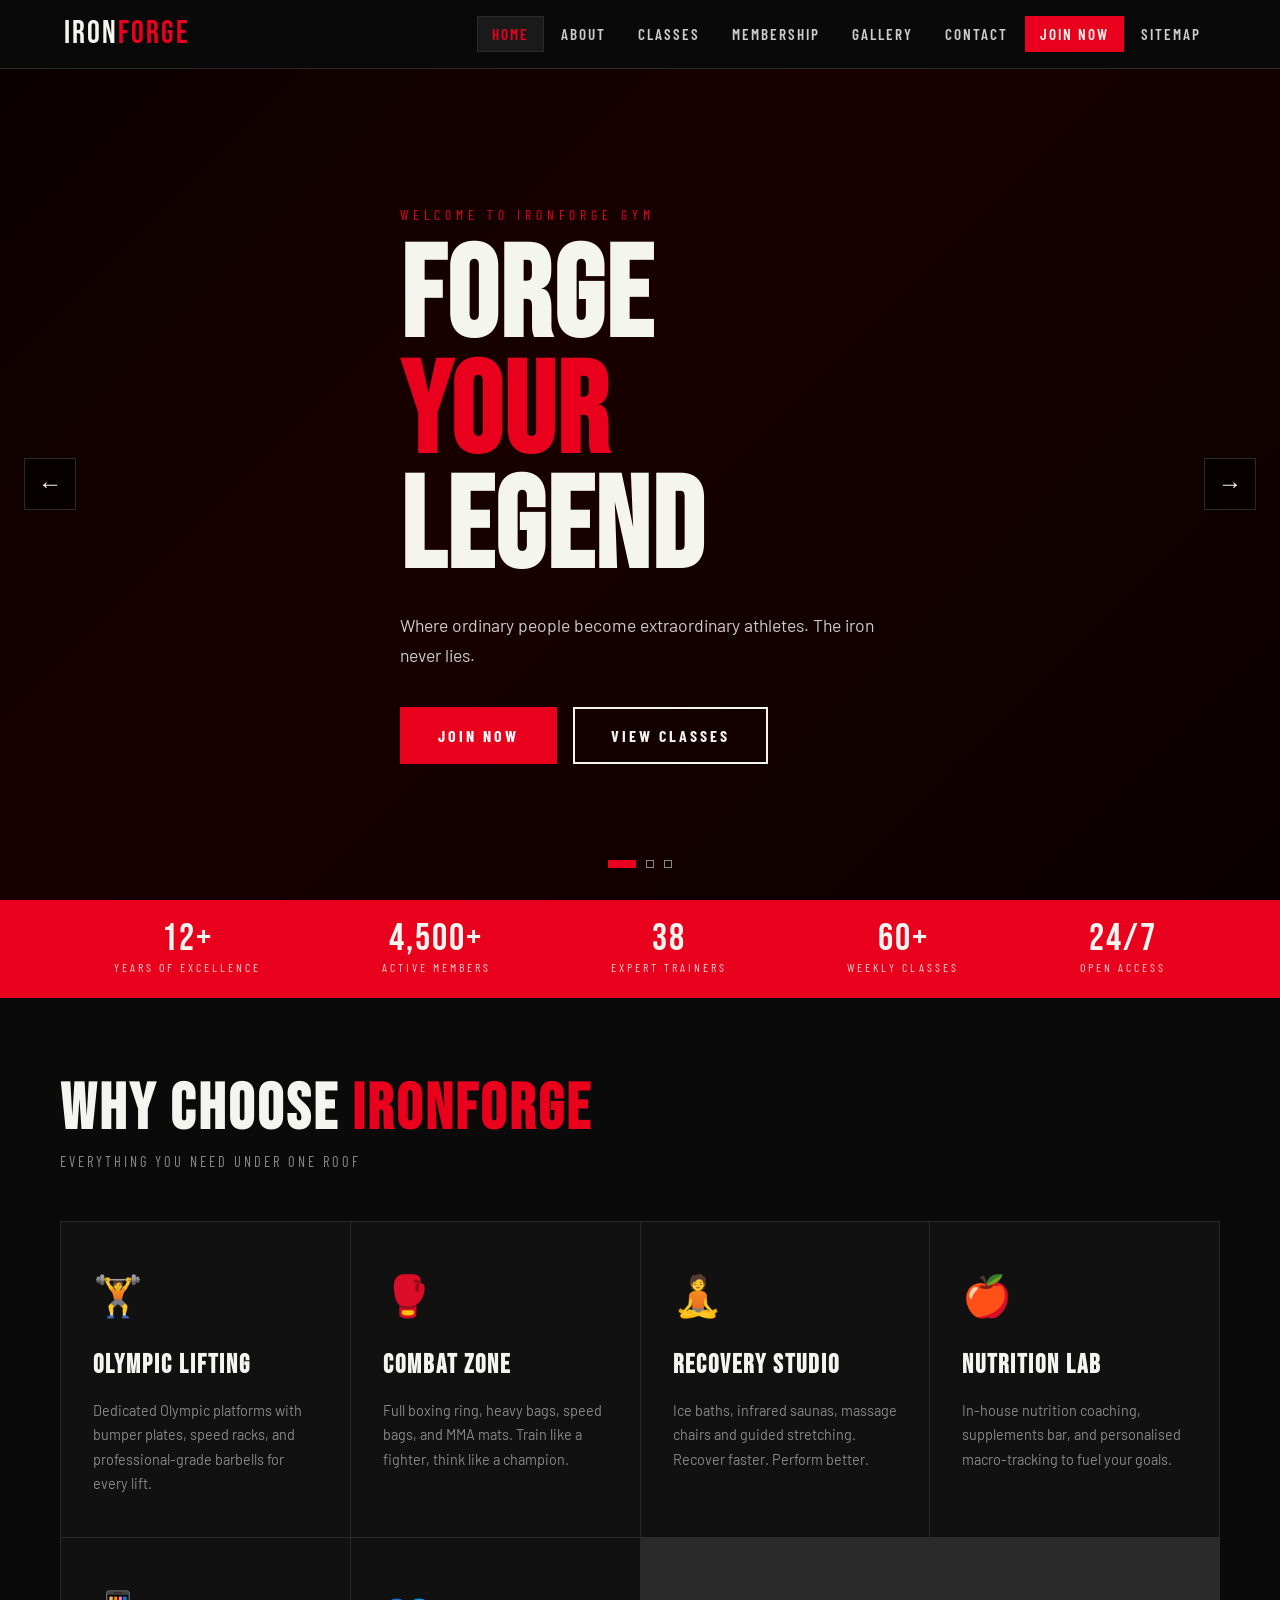
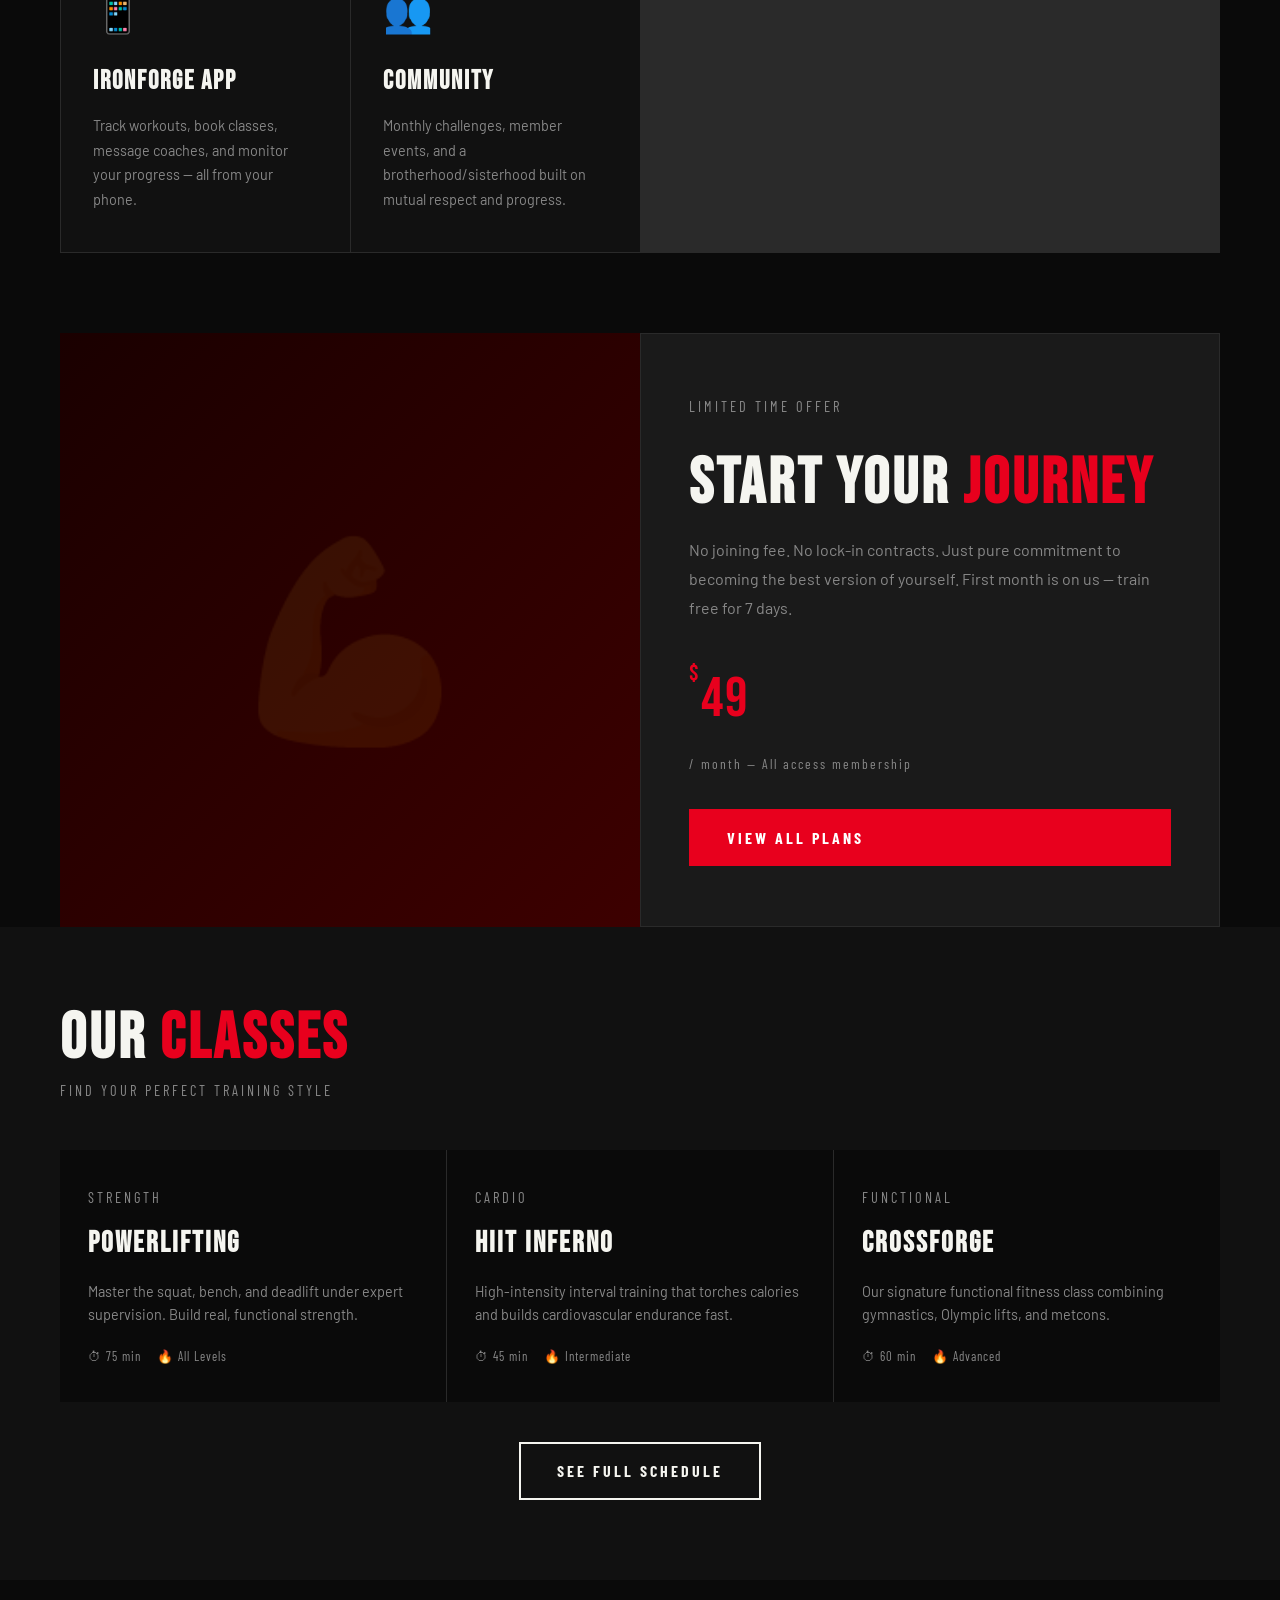
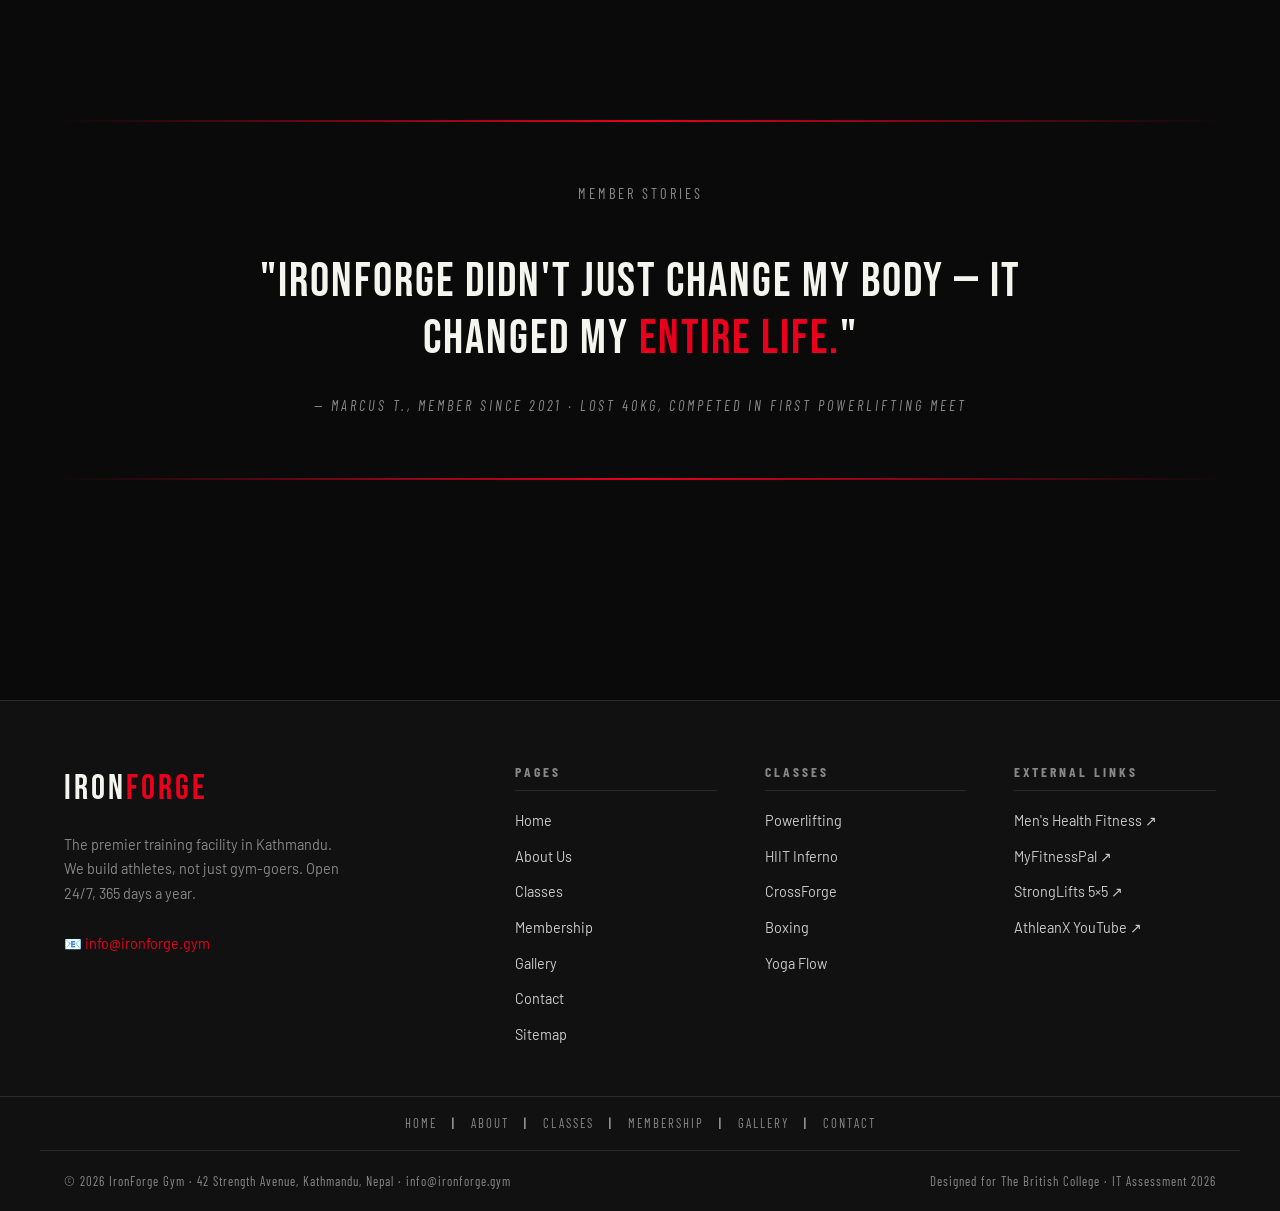
<file: index.html>
<!DOCTYPE html>
<html lang="en">
<head>
  <meta charset="UTF-8" />
  <meta name="viewport" content="width=device-width, initial-scale=1.0" />
  <title>IronForge Gym — Forge Your Legend</title>
  <link rel="stylesheet" href="style.css" />
  <style>
    
  </style>
</head>
<body>

<!--  NAVBAR  -->
<nav id="navbar">
  <div class="nav-inner">
    <a href="index.html" class="nav-logo">Iron<span>Forge</span></a>
    <ul class="nav-links">
      <li><a href="index.html" class="active">Home</a></li>
      <li><a href="about.html">About</a></li>
      <li><a href="classes.html">Classes</a></li>
      <li><a href="membership.html">Membership</a></li>
      <li><a href="gallery.html">Gallery</a></li>
      <li><a href="contact.html">Contact</a></li>
      <li><a href="contact.html" class="nav-cta">Join Now</a></li>
        <li><a href="sitemap.html">Sitemap</a></li>
      
    </ul>
  </div>
</nav>

<!--  HERO SLIDER  -->
<section class="hero">
  <div class="slides" id="slides">

    <div class="slide slide-1">
      <div class="slide-bg"></div>
      <div class="slide-content">
        <p class="slide-label">Welcome to IronForge Gym</p>
        <h1 class="slide-title">Forge<br/><em>Your</em><br/>Legend</h1>
        <p class="slide-desc">Where ordinary people become extraordinary athletes. The iron never lies.</p>
        <div class="slide-btns">
          <a href="membership.html" class="btn btn-primary">Join Now</a>
          <a href="classes.html" class="btn btn-outline">View Classes</a>
        </div>
      </div>
    </div>

    <div class="slide slide-2">
      <div class="slide-bg"></div>
      <div class="slide-content">
        <p class="slide-label">Elite Coaching</p>
        <h1 class="slide-title">Train<br/><em>Like</em><br/>Champions</h1>
        <p class="slide-desc">Certified trainers. Proven programs. Transformations that last a lifetime.</p>
        <div class="slide-btns">
          <a href="about.html" class="btn btn-primary">Meet Our Team</a>
          <a href="gallery.html" class="btn btn-outline">See Results</a>
        </div>
      </div>
    </div>

    <div class="slide slide-3">
      <div class="slide-bg"></div>
      <div class="slide-content">
        <p class="slide-label">State-of-the-Art Facility</p>
        <h1 class="slide-title">World<br/><em>Class</em><br/>Gear</h1>
        <p class="slide-desc">500+ machines. Olympic platforms. Recovery suites. Everything you need.</p>
        <div class="slide-btns">
          <a href="gallery.html" class="btn btn-primary">Take a Tour</a>
          <a href="contact.html" class="btn btn-outline">Get Directions</a>
        </div>
      </div>
    </div>

  </div>

  <button class="slider-arrow slider-prev" onclick="moveSlide(-1)" aria-label="Previous slide">&#8592;</button>
  <button class="slider-arrow slider-next" onclick="moveSlide(1)" aria-label="Next slide">&#8594;</button>

  <div class="slider-dots">
    <div class="dot active" onclick="goSlide(0)"></div>
    <div class="dot" onclick="goSlide(1)"></div>
    <div class="dot" onclick="goSlide(2)"></div>
  </div>
</section>

<!--  STATS BAR  -->
<div class="stats-bar">
  <div class="stats-inner">
    <div class="stat"><div class="stat-num">12+</div><div class="stat-label">Years of Excellence</div></div>
    <div class="stat"><div class="stat-num">4,500+</div><div class="stat-label">Active Members</div></div>
    <div class="stat"><div class="stat-num">38</div><div class="stat-label">Expert Trainers</div></div>
    <div class="stat"><div class="stat-num">60+</div><div class="stat-label">Weekly Classes</div></div>
    <div class="stat"><div class="stat-num">24/7</div><div class="stat-label">Open Access</div></div>
  </div>
</div>

<!--  FEATURES  -->
<section class="features">
  <div class="container">
    <h2 class="section-title">Why Choose <span>IronForge</span></h2>
    <p class="section-sub">Everything you need under one roof</p>
    <div class="features-grid">
      <div class="feature-item">
        <div class="feature-icon">🏋️</div>
        <h3>Olympic Lifting</h3>
        <p>Dedicated Olympic platforms with bumper plates, speed racks, and professional-grade barbells for every lift.</p>
      </div>
      <div class="feature-item">
        <div class="feature-icon">🥊</div>
        <h3>Combat Zone</h3>
        <p>Full boxing ring, heavy bags, speed bags, and MMA mats. Train like a fighter, think like a champion.</p>
      </div>
      <div class="feature-item">
        <div class="feature-icon">🧘</div>
        <h3>Recovery Studio</h3>
        <p>Ice baths, infrared saunas, massage chairs and guided stretching. Recover faster. Perform better.</p>
      </div>
      <div class="feature-item">
        <div class="feature-icon">🍎</div>
        <h3>Nutrition Lab</h3>
        <p>In-house nutrition coaching, supplements bar, and personalised macro-tracking to fuel your goals.</p>
      </div>
      <div class="feature-item">
        <div class="feature-icon">📱</div>
        <h3>IronForge App</h3>
        <p>Track workouts, book classes, message coaches, and monitor your progress — all from your phone.</p>
      </div>
      <div class="feature-item">
        <div class="feature-icon">👥</div>
        <h3>Community</h3>
        <p>Monthly challenges, member events, and a brotherhood/sisterhood built on mutual respect and progress.</p>
      </div>
    </div>
  </div>
</section>

<!--  MEMBERSHIP PROMO  -->
<section>
  <div class="container">
    <div class="promo-split">
      <div class="promo-img"></div>
      <div class="promo-text">
        <p class="section-sub">Limited Time Offer</p>
        <h2 class="section-title">Start Your <span>Journey</span></h2>
        <p>No joining fee. No lock-in contracts. Just pure commitment to becoming the best version of yourself. First month is on us — train free for 7 days.</p>
        <div class="price-tag"><sup>$</sup>49</div>
        <p class="price-note">/ month — All access membership</p>
        <a href="membership.html" class="btn btn-primary">View All Plans</a>
      </div>
    </div>
  </div>
</section>

<!-- CLASSES PREVIEW -->
<section class="classes-preview">
  <div class="container">
    <h2 class="section-title">Our <span>Classes</span></h2>
    <p class="section-sub">Find your perfect training style</p>
    <div class="classes-grid">
      <div class="class-card">
        <p class="class-tag">Strength</p>
        <h3>Powerlifting</h3>
        <p>Master the squat, bench, and deadlift under expert supervision. Build real, functional strength.</p>
        <div class="class-meta"><span>⏱ 75 min</span><span>🔥 All Levels</span></div>
      </div>
      <div class="class-card">
        <p class="class-tag">Cardio</p>
        <h3>HIIT Inferno</h3>
        <p>High-intensity interval training that torches calories and builds cardiovascular endurance fast.</p>
        <div class="class-meta"><span>⏱ 45 min</span><span>🔥 Intermediate</span></div>
      </div>
      <div class="class-card">
        <p class="class-tag">Functional</p>
        <h3>CrossForge</h3>
        <p>Our signature functional fitness class combining gymnastics, Olympic lifts, and metcons.</p>
        <div class="class-meta"><span>⏱ 60 min</span><span>🔥 Advanced</span></div>
      </div>
    </div>
    <div style="text-align:center;margin-top:40px;">
      <a href="classes.html" class="btn btn-outline">See Full Schedule</a>
    </div>
  </div>
</section>

<!-- ══ TESTIMONIAL ══ -->
<section class="testimonial">
  <div class="container">
    <div class="divider"></div>
    <p class="section-sub">Member Stories</p>
    <blockquote>"IronForge didn't just change my body — it changed my <span class="text-red">entire life.</span>"</blockquote>
    <cite>— Marcus T., Member since 2021 · Lost 40kg, Competed in first powerlifting meet</cite>
    <div class="divider"></div>
  </div>
</section>

<!-- ══ FOOTER ══ -->
<footer id="footer">
  <div class="footer-grid">
    <div class="footer-brand">
      <div class="logo">Iron<span>Forge</span></div>
      <p>The premier training facility in Kathmandu. We build athletes, not just gym-goers. Open 24/7, 365 days a year.</p>
      <br/>
      <p>📧 <a href="mailto:info@ironforge.gym">info@ironforge.gym</a></p>
    </div>
    <div class="footer-col">
      <h4>Pages</h4>
      <ul>
        <li><a href="index.html">Home</a></li>
        <li><a href="about.html">About Us</a></li>
        <li><a href="classes.html">Classes</a></li>
        <li><a href="membership.html">Membership</a></li>
        <li><a href="gallery.html">Gallery</a></li>
        <li><a href="contact.html">Contact</a></li>
        <li><a href="sitemap.html">Sitemap</a></li>
      </ul>
    </div>
    <div class="footer-col">
      <h4>Classes</h4>
      <ul>
        <li><a href="classes.html">Powerlifting</a></li>
        <li><a href="classes.html">HIIT Inferno</a></li>
        <li><a href="classes.html">CrossForge</a></li>
        <li><a href="classes.html">Boxing</a></li>
        <li><a href="classes.html">Yoga Flow</a></li>
      </ul>
    </div>
    <div class="footer-col">
      <h4>External Links</h4>
      <ul>
        <li><a href="https://www.menshealth.com/fitness/" target="_blank">Men's Health Fitness ↗</a></li>
        <li><a href="https://www.myfitnesspal.com/" target="_blank">MyFitnessPal ↗</a></li>
        <li><a href="https://www.stronglifts.com/" target="_blank">StrongLifts 5×5 ↗</a></li>
        <li><a href="https://www.youtube.com/@AthleanX" target="_blank">AthleanX YouTube ↗</a></li>
      </ul>
    </div>
  </div>

  <div class="secondary-nav">
    <a href="index.html">Home</a> |
    <a href="about.html">About</a> |
    <a href="classes.html">Classes</a> |
    <a href="membership.html">Membership</a> |
    <a href="gallery.html">Gallery</a> |
    <a href="contact.html">Contact</a>
  </div>

  <div class="footer-bottom">
    <p>© 2026 IronForge Gym · 42 Strength Avenue, Kathmandu, Nepal · <a href="mailto:info@ironforge.gym">info@ironforge.gym</a></p>
    <p>Designed for The British College · IT Assessment 2026</p>
  </div>
</footer>

<script>
  let current = 0;
  const total = 3;
  function updateSlider() {
    document.getElementById('slides').style.transform = `translateX(-${current * 100}%)`;
    document.querySelectorAll('.dot').forEach((d, i) => d.classList.toggle('active', i === current));
  }
  function moveSlide(dir) {
    current = (current + dir + total) % total;
    updateSlider();
  }
  function goSlide(n) { current = n; updateSlider(); }
  setInterval(() => moveSlide(1), 5000);
</script>
</body>
</html>
</file>
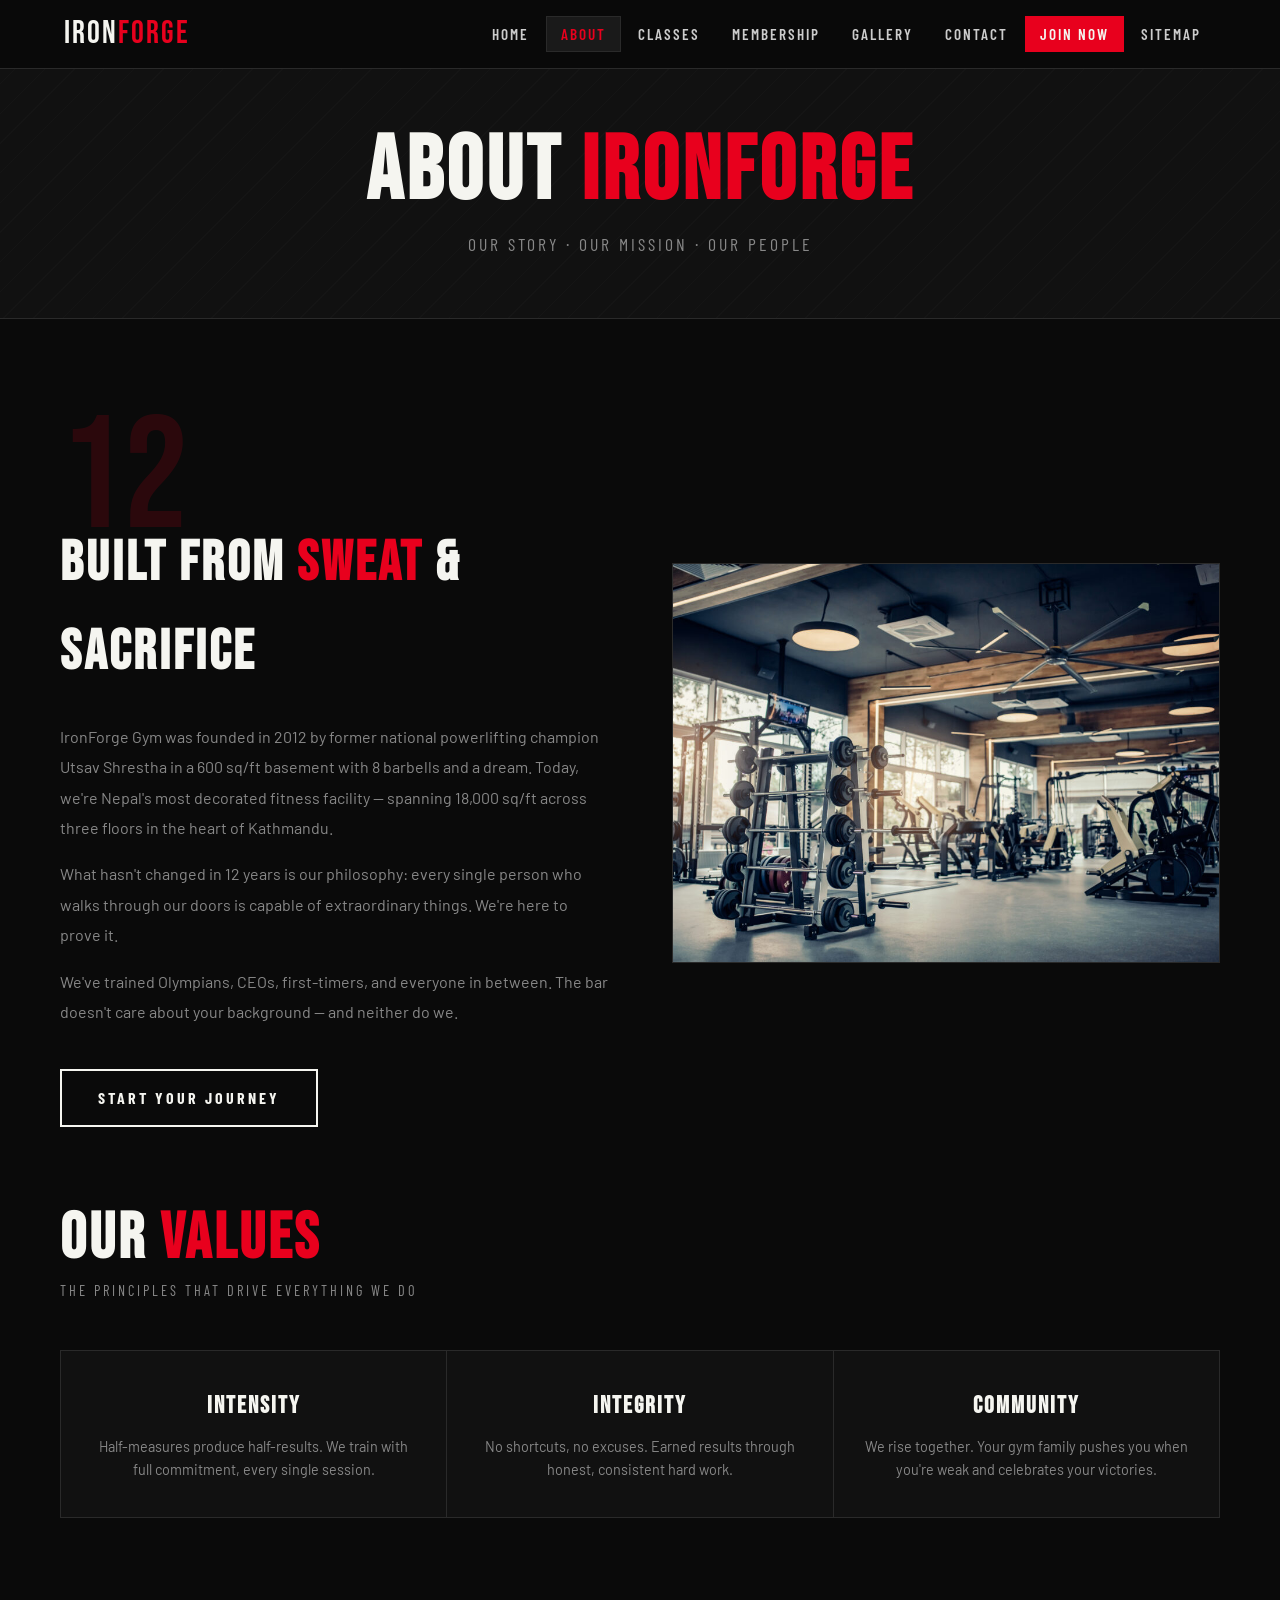
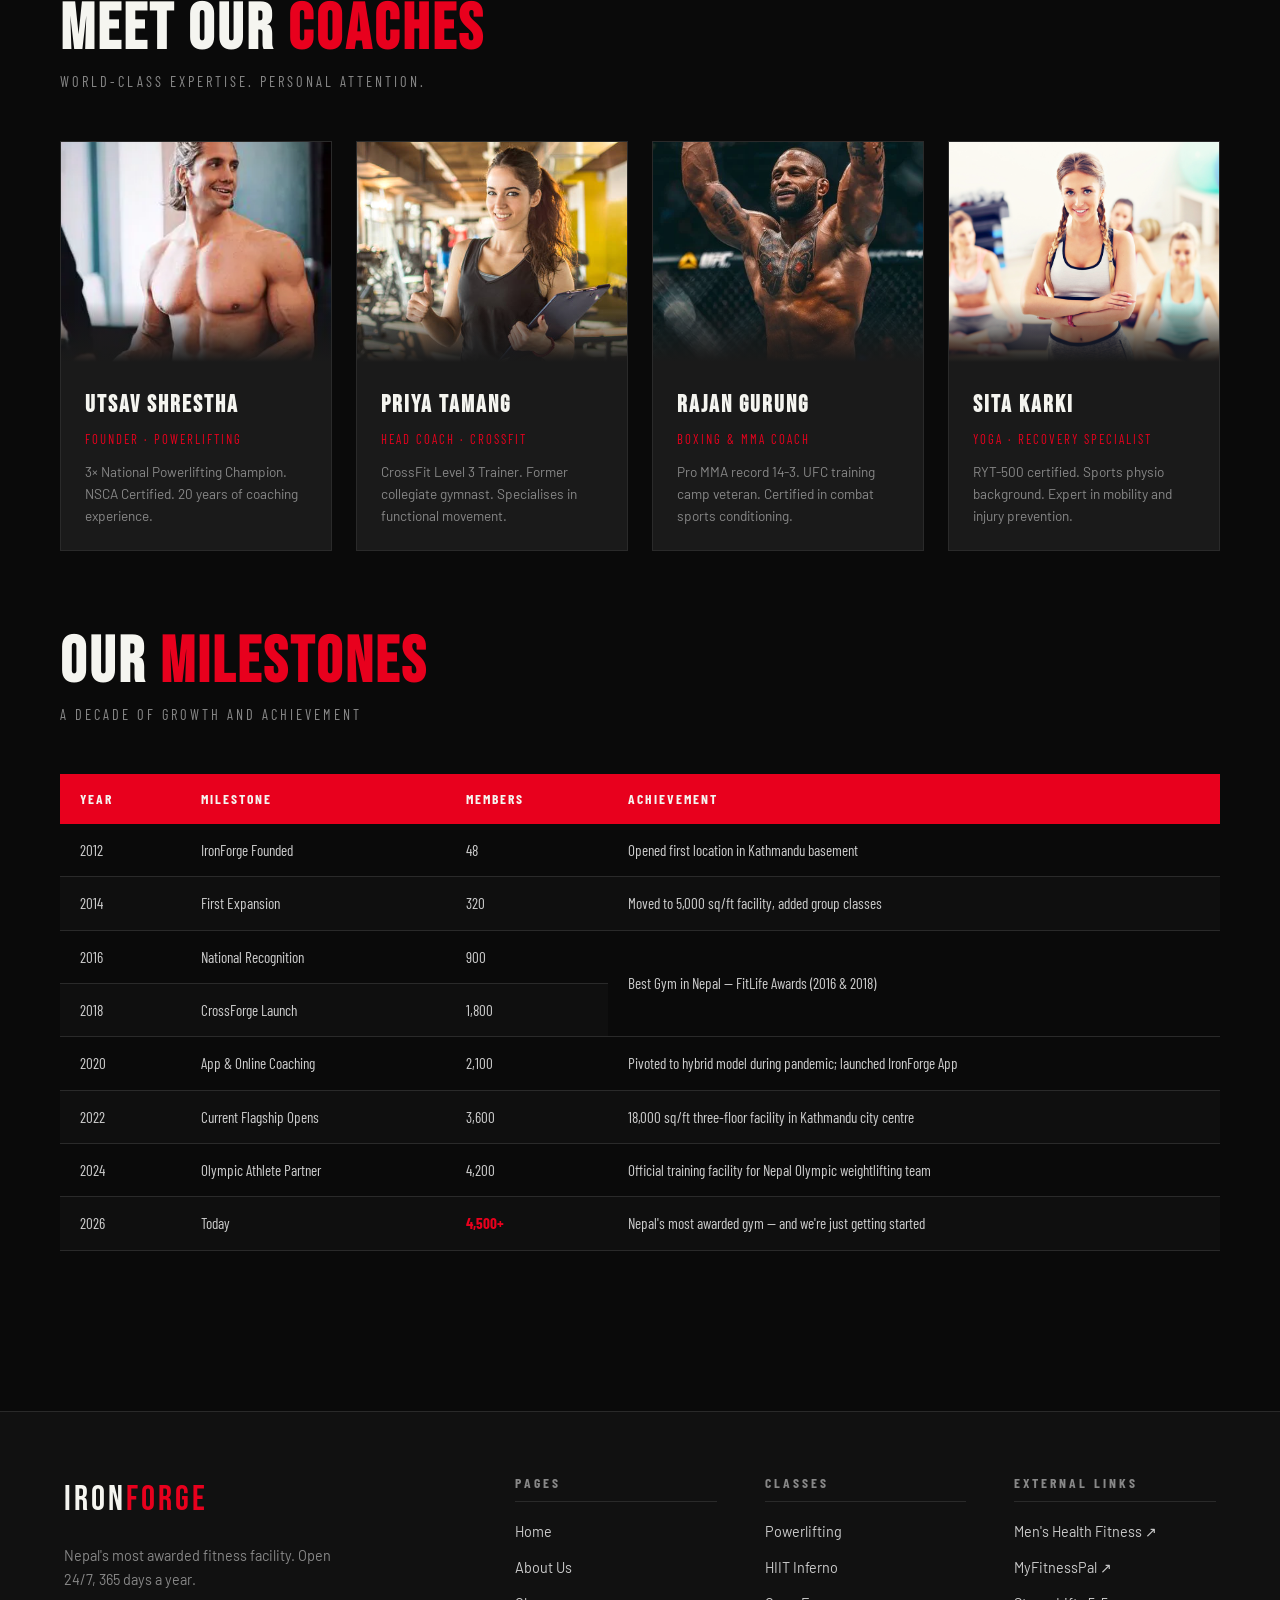
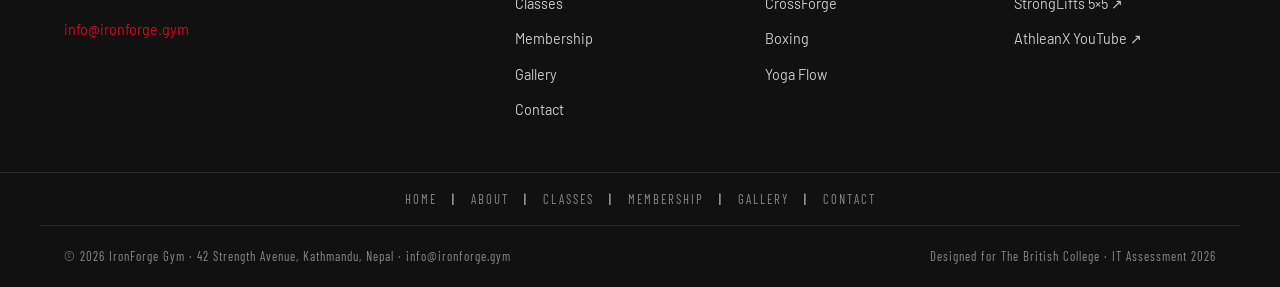
<file: about.html>
<!DOCTYPE html>
<html lang="en">
<head>
  <meta charset="UTF-8" />
  <meta name="viewport" content="width=device-width, initial-scale=1.0" />
  <title>About Us — IronForge Gym</title>
  <link rel="stylesheet" href="style.css" />
  <style>
    .about-story {
      display: grid;
      grid-template-columns: 1fr 1fr;
      gap: 64px;
      align-items: center;
      padding: 80px 0;
    }
    .about-story .big-num {
      font-family: var(--font-display);
      font-size: 10rem;
      color: var(--red);
      opacity: 0.15;
      line-height: 1;
      display: block;
      margin-bottom: -40px;
    }
    .about-story h2 {
      font-family: var(--font-display);
      font-size: 3.5rem;
      letter-spacing: 3px;
      margin-bottom: 24px;
    }
    .about-story p {
      color: var(--grey);
      line-height: 1.9;
      margin-bottom: 16px;
    }
    .values-grid {
      display: grid;
      grid-template-columns: repeat(3, 1fr);
      gap: 1px;
      background: var(--border);
      border: 1px solid var(--border);
      margin: 40px 0 80px;
    }
    .value-item {
      background: var(--dark);
      padding: 36px 28px;
      text-align: center;
    }
    .value-icon { font-size: 2.5rem; margin-bottom: 16px; }
    .value-item h3 {
      font-family: var(--font-display);
      font-size: 1.5rem;
      letter-spacing: 2px;
      margin-bottom: 10px;
    }
    .value-item p { color: var(--grey); font-size: 0.9rem; }

    .trainers-grid {
      display: grid;
      grid-template-columns: repeat(auto-fit, minmax(240px, 1fr));
      gap: 24px;
      margin-bottom: 80px;
    }
    .trainer-card {
      background: var(--dark-mid);
      border: 1px solid var(--border);
      overflow: hidden;
      transition: transform 0.3s, border-color 0.3s;
    }
    .trainer-card:hover { transform: translateY(-6px); border-color: var(--red); }
    .trainer-photo {
      height: 220px;
      display: flex;
      align-items: center;
      justify-content: center;
      font-size: 5rem;
      background: linear-gradient(135deg, var(--dark), var(--mid));
      position: relative;
      overflow: hidden;
    }
    .trainer-photo::after {
      content: '';
      position: absolute;
      bottom: 0; left: 0; right: 0;
      height: 60px;
      background: linear-gradient(to top, var(--dark-mid), transparent);
    }
    .trainer-info { padding: 24px; }
    .trainer-info h3 {
      font-family: var(--font-display);
      font-size: 1.5rem;
      letter-spacing: 2px;
      margin-bottom: 4px;
    }
    .trainer-info .spec {
      font-family: var(--font-condensed);
      font-size: 0.8rem;
      letter-spacing: 2px;
      text-transform: uppercase;
      color: var(--red);
      margin-bottom: 12px;
    }
    .trainer-info p { color: var(--grey); font-size: 0.85rem; }

    .timeline-section { padding: 0 0 80px; }
    .timeline-section h2 { margin-bottom: 8px; }

    @media (max-width: 768px) {
      .about-story { grid-template-columns: 1fr; gap: 40px; }
      .values-grid { grid-template-columns: 1fr; }
    }
  </style>
</head>
<body>

<nav id="navbar">
  <div class="nav-inner">
    <a href="index.html" class="nav-logo">Iron<span>Forge</span></a>
    <ul class="nav-links">
      <li><a href="index.html">Home</a></li>
      <li><a href="about.html" class="active">About</a></li>
      <li><a href="classes.html">Classes</a></li>
      <li><a href="membership.html">Membership</a></li>
      <li><a href="gallery.html">Gallery</a></li>
      <li><a href="contact.html">Contact</a></li>
      <li><a href="contact.html" class="nav-cta">Join Now</a></li>
      <li><a href="sitemap.html">Sitemap</a></li>
    </ul>
  </div>
</nav>

<header class="page-header">
  <h1>About <span>IronForge</span></h1>
  <p>Our Story · Our Mission · Our People</p>
</header>

<div class="container">

<div class="about-story">
<div>
<span class="big-num">12</span>
<h2>Built From <span class="text-red">Sweat</span> & Sacrifice</h2>
<p>IronForge Gym was founded in 2012 by former national powerlifting champion Utsav Shrestha in a 600 sq/ft basement with 8 barbells and a dream. Today, we're Nepal's most decorated fitness facility — spanning 18,000 sq/ft across three floors in the heart of Kathmandu.</p>
<p>What hasn't changed in 12 years is our philosophy: every single person who walks through our doors is capable of extraordinary things. We're here to prove it.</p>
<p>We've trained Olympians, CEOs, first-timers, and everyone in between. The bar doesn't care about your background — and neither do we.</p>
<br/>
<a href="contact.html" class="btn btn-outline">Start Your Journey</a>
</div>

<div style="background:var(--dark-mid);border:1px solid var(--border);height:400px;overflow:hidden;">
  <img src="images/about-story.jpg" alt="IronForge Gym interior" style="width:100%;height:100%;object-fit:cover;">
</div>
</div>

<h2 class="section-title">Our <span>Values</span></h2>
<p class="section-sub">The principles that drive everything we do</p>

<div class="values-grid">
<div class="value-item">

<h3>Intensity</h3>
<p>Half-measures produce half-results. We train with full commitment, every single session.</p>
</div>

<div class="value-item">

<h3>Integrity</h3>
<p>No shortcuts, no excuses. Earned results through honest, consistent hard work.</p>
</div>

<div class="value-item">

<h3>Community</h3>
<p>We rise together. Your gym family pushes you when you're weak and celebrates your victories.</p>
</div>
</div>

<h2 class="section-title">Meet Our <span>Coaches</span></h2>
<p class="section-sub">World-class expertise. Personal attention.</p>

<div class="trainers-grid">

<div class="trainer-card">
<div class="trainer-photo">
  <img src="images/coach-1.jpg" alt="Coach Sampurna" style="width:100%;height:100%;object-fit:cover;">
</div>
<div class="trainer-info">
<h3>Utsav Shrestha</h3>
<p class="spec">Founder · Powerlifting</p>
<p>3× National Powerlifting Champion. NSCA Certified. 20 years of coaching experience.</p>
</div>
</div>

<div class="trainer-card">
<div class="trainer-photo">
  <img src="images/coach-4.jpg" alt="Coach Sampurna" style="width:100%;height:100%;object-fit:cover;">
</div>
<div class="trainer-info">
<h3>Priya Tamang</h3>
<p class="spec">Head Coach · CrossFit</p>
<p>CrossFit Level 3 Trainer. Former collegiate gymnast. Specialises in functional movement.</p>
</div>
</div>

<div class="trainer-card">
<div class="trainer-photo">
  <img src="images/Coach.webp" alt="Coach Sampurna" style="width:100%;height:100%;object-fit:cover;">
</div>
<div class="trainer-info">
<h3>Rajan Gurung</h3>
<p class="spec">Boxing & MMA Coach</p>
<p>Pro MMA record 14-3. UFC training camp veteran. Certified in combat sports conditioning.</p>
</div>
</div>

<div class="trainer-card">
<div class="trainer-photo">
  <img src="images/yoga.jpeg" alt="Coach Sampurna" style="width:100%;height:100%;object-fit:cover;">
</div>
<div class="trainer-info">
<h3>Sita Karki</h3>
<p class="spec">Yoga · Recovery Specialist</p>
<p>RYT-500 certified. Sports physio background. Expert in mobility and injury prevention.</p>
</div>
</div>

</div>

<div class="timeline-section">
<h2 class="section-title">Our <span>Milestones</span></h2>
<p class="section-sub">A decade of growth and achievement</p>

<table>
<thead>
<tr>
<th>Year</th>
<th>Milestone</th>
<th>Members</th>
<th>Achievement</th>
</tr>
</thead>

<tbody>
<tr>
<td>2012</td>
<td>IronForge Founded</td>
<td>48</td>
<td>Opened first location in Kathmandu basement</td>
</tr>

<tr>
<td>2014</td>
<td>First Expansion</td>
<td>320</td>
<td>Moved to 5,000 sq/ft facility, added group classes</td>
</tr>

<tr>
<td>2016</td>
<td>National Recognition</td>
<td>900</td>
<td rowspan="2">Best Gym in Nepal — FitLife Awards (2016 &amp; 2018)</td>
</tr>

<tr>
<td>2018</td>
<td>CrossForge Launch</td>
<td>1,800</td>
</tr>

<tr>
<td>2020</td>
<td>App &amp; Online Coaching</td>
<td>2,100</td>
<td>Pivoted to hybrid model during pandemic; launched IronForge App</td>
</tr>

<tr>
<td>2022</td>
<td>Current Flagship Opens</td>
<td>3,600</td>
<td>18,000 sq/ft three-floor facility in Kathmandu city centre</td>
</tr>

<tr>
<td>2024</td>
<td>Olympic Athlete Partner</td>
<td>4,200</td>
<td>Official training facility for Nepal Olympic weightlifting team</td>
</tr>

<tr>
<td>2026</td>
<td>Today</td>
<td><strong class="text-red">4,500+</strong></td>
<td>Nepal's most awarded gym — and we're just getting started</td>
</tr>
</tbody>
</table>

</div>

</div>

<footer id="footer">
<div class="footer-grid">

<div class="footer-brand">
<div class="logo">Iron<span>Forge</span></div>
<p>Nepal's most awarded fitness facility. Open 24/7, 365 days a year.</p>
<br/><p><a href="mailto:info@ironforge.gym">info@ironforge.gym</a></p>
</div>

<div class="footer-col">
<h4>Pages</h4>
<ul>
<li><a href="index.html">Home</a></li>
<li><a href="about.html">About Us</a></li>
<li><a href="classes.html">Classes</a></li>
<li><a href="membership.html">Membership</a></li>
<li><a href="gallery.html">Gallery</a></li>
<li><a href="contact.html">Contact</a></li>
</ul>
</div>

<div class="footer-col">
<h4>Classes</h4>
<ul>
<li><a href="classes.html">Powerlifting</a></li>
<li><a href="classes.html">HIIT Inferno</a></li>
<li><a href="classes.html">CrossForge</a></li>
<li><a href="classes.html">Boxing</a></li>
<li><a href="classes.html">Yoga Flow</a></li>
</ul>
</div>

<div class="footer-col">
<h4>External Links</h4>
<ul>
<li><a href="https://www.menshealth.com/fitness/" target="_blank">Men's Health Fitness ↗</a></li>
<li><a href="https://www.myfitnesspal.com/" target="_blank">MyFitnessPal ↗</a></li>
<li><a href="https://www.stronglifts.com/" target="_blank">StrongLifts 5×5 ↗</a></li>
<li><a href="https://www.youtube.com/@AthleanX" target="_blank">AthleanX YouTube ↗</a></li>
</ul>
</div>

</div>

<div class="secondary-nav">
<a href="index.html">Home</a> | 
<a href="about.html">About</a> | 
<a href="classes.html">Classes</a> |
<a href="membership.html">Membership</a> | 
<a href="gallery.html">Gallery</a> | 
<a href="contact.html">Contact</a>
</div>

<div class="footer-bottom">
<p>© 2026 IronForge Gym · 42 Strength Avenue, Kathmandu, Nepal · <a href="mailto:info@ironforge.gym">info@ironforge.gym</a></p>
<p>Designed for The British College · IT Assessment 2026</p>
</div>

</footer>

</body>
</html>
</file>
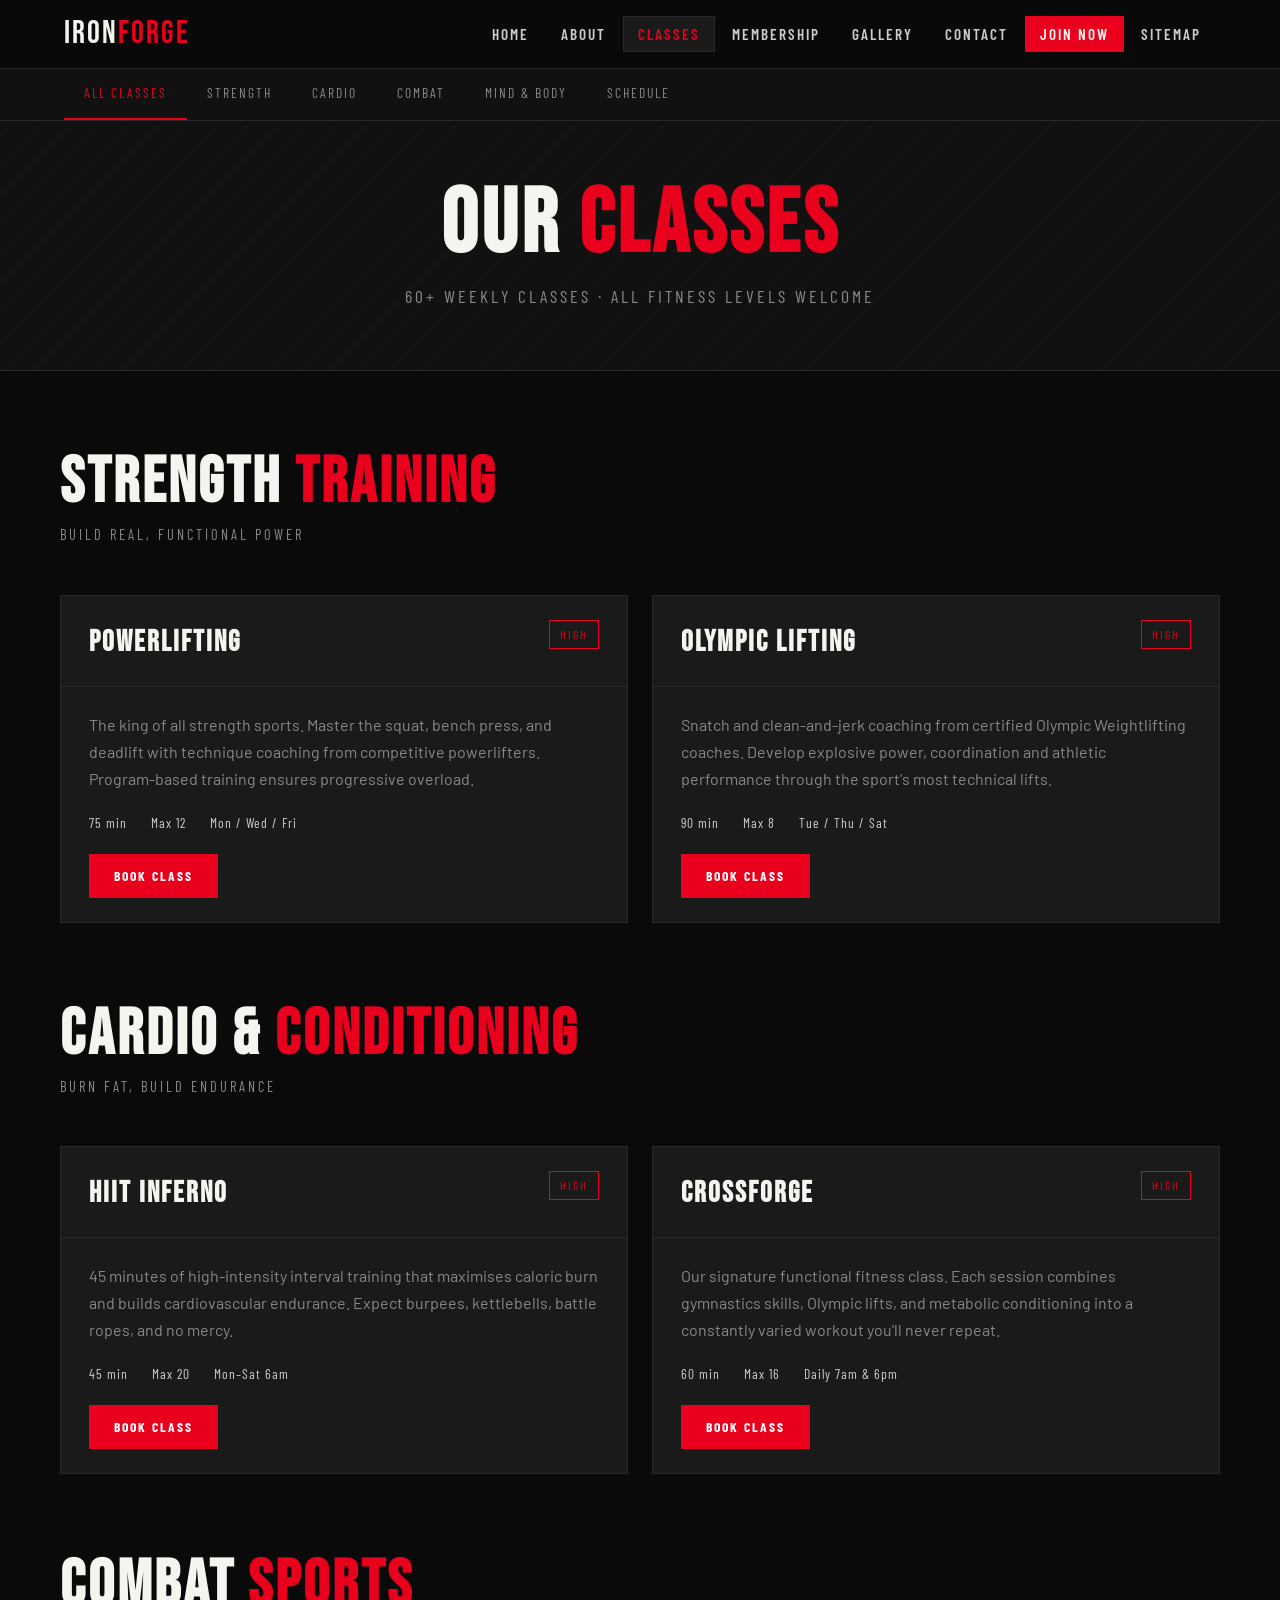
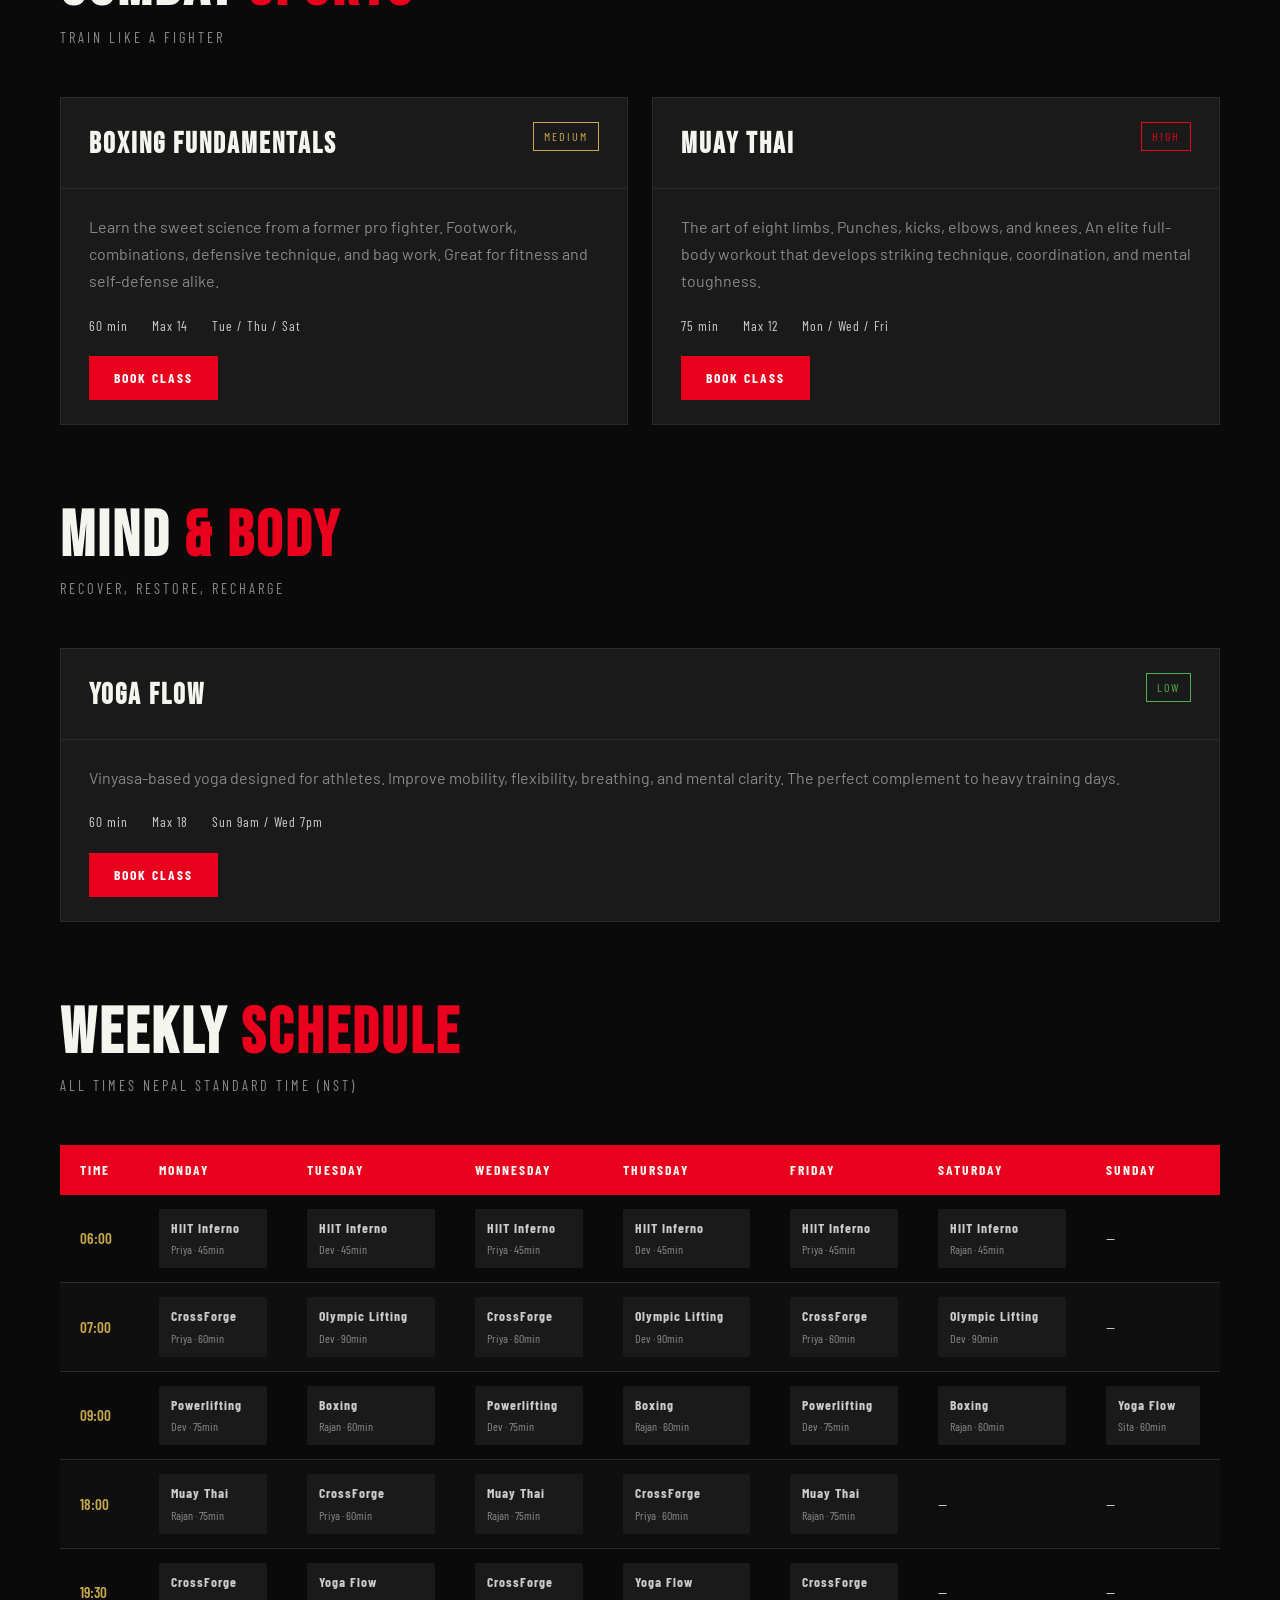
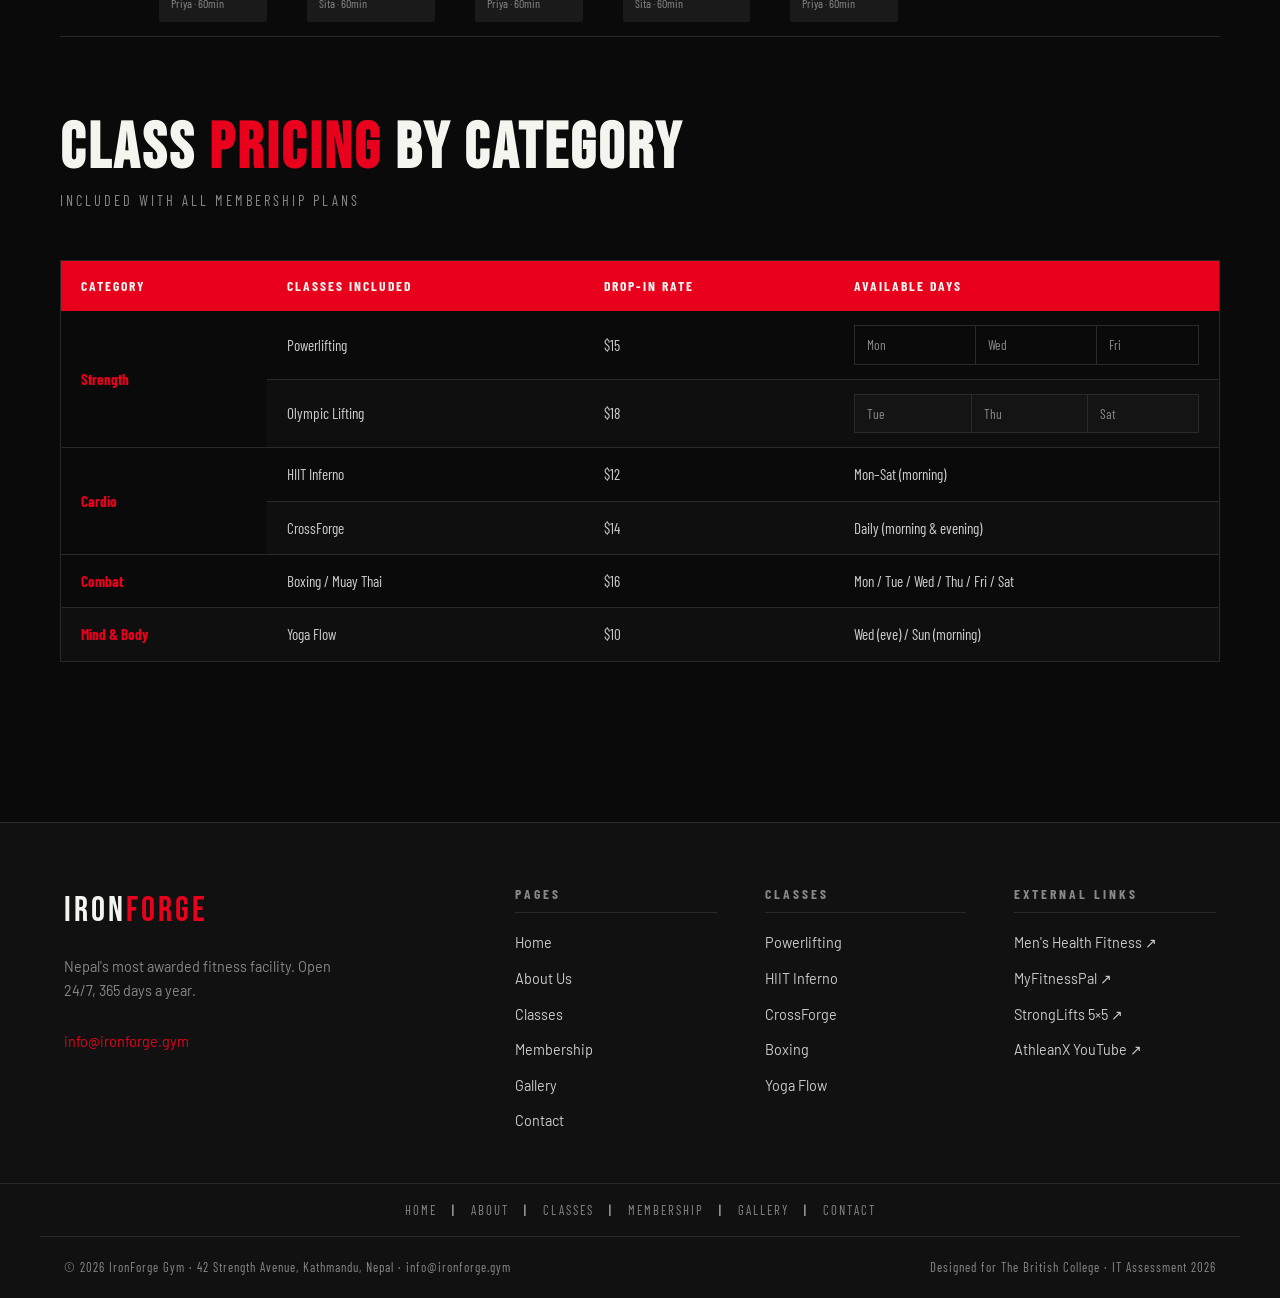
<file: classes.html>
<!DOCTYPE html>
<html lang="en">
<head>
  <meta charset="UTF-8" />
  <meta name="viewport" content="width=device-width, initial-scale=1.0" />
  <title>Classes & Schedule — IronForge Gym</title>
  <link rel="stylesheet" href="style.css" />
  <style>
    /* Local nav (section navigation) */
    .local-nav {
      background: var(--dark);
      border-bottom: 1px solid var(--border);
      position: sticky;
      top: 68px;
      z-index: 100;
    }
    .local-nav-inner {
      max-width: var(--max-width);
      margin: 0 auto;
      padding: 0 24px;
      display: flex;
      gap: 0;
      overflow-x: auto;
    }
    .local-nav a {
      font-family: var(--font-condensed);
      font-size: 0.85rem;
      letter-spacing: 2px;
      text-transform: uppercase;
      color: var(--grey);
      padding: 14px 20px;
      border-bottom: 2px solid transparent;
      white-space: nowrap;
      transition: all 0.2s;
    }
    .local-nav a:hover, .local-nav a.active {
      color: var(--red);
      border-bottom-color: var(--red);
    }

    .classes-section { padding: 80px 0; }
    .class-full-grid {
      display: grid;
      grid-template-columns: repeat(auto-fit, minmax(300px, 1fr));
      gap: 24px;
    }
    .class-full-card {
      background: var(--dark-mid);
      border: 1px solid var(--border);
      overflow: hidden;
      transition: transform 0.3s, border-color 0.3s;
    }
    .class-full-card:hover { transform: translateY(-4px); border-color: var(--red); }
    .class-full-header {
      padding: 24px 28px 20px;
      border-bottom: 1px solid var(--border);
      display: flex;
      justify-content: space-between;
      align-items: flex-start;
    }
    .class-full-header h3 {
      font-family: var(--font-display);
      font-size: 1.8rem;
      letter-spacing: 2px;
    }
    .intensity {
      font-family: var(--font-condensed);
      font-size: 0.75rem;
      letter-spacing: 2px;
      text-transform: uppercase;
      padding: 4px 10px;
      border: 1px solid;
    }
    .intensity.high { color: var(--red); border-color: var(--red); }
    .intensity.med { color: var(--gold); border-color: var(--gold); }
    .intensity.low { color: #4caf50; border-color: #4caf50; }
    .class-full-body { padding: 24px 28px; }
    .class-full-body p { color: var(--grey); margin-bottom: 20px; line-height: 1.7; }
    .class-stats {
      display: flex; gap: 24px;
      font-family: var(--font-condensed);
      font-size: 0.85rem;
      letter-spacing: 1px;
      color: var(--light-grey);
      margin-bottom: 20px;
    }
    .class-stats span::before { margin-right: 6px; }

    /* Schedule Table */
    .schedule-section { padding: 0 0 80px; }
    .schedule-wrap { overflow-x: auto; }
    .schedule-table { min-width: 700px; }
    .schedule-table .time-col { color: var(--gold); font-weight: 600; }
    .schedule-table .class-cell {
      background: var(--dark-mid);
      border-radius: 2px;
      padding: 8px 12px;
      font-size: 0.85rem;
    }
    .schedule-table .class-cell strong {
      display: block;
      font-family: var(--font-condensed);
      letter-spacing: 1px;
    }
    .schedule-table .class-cell small { color: var(--grey); font-size: 0.75rem; }
    td.empty { background: transparent; }

    /* Nested table demo */
    .nested-section { padding: 0 0 80px; }
    .nested-table { border: 1px solid var(--border); }
    .nested-inner { width: 100%; border-collapse: collapse; }
    .nested-inner td { padding: 8px 12px; font-size: 0.85rem; border: 1px solid var(--border); color: var(--grey); }
  </style>
</head>
<body>

<nav id="navbar">
  <div class="nav-inner">
    <a href="index.html" class="nav-logo">Iron<span>Forge</span></a>
    <ul class="nav-links">
      <li><a href="index.html">Home</a></li>
      <li><a href="about.html">About</a></li>
      <li><a href="classes.html" class="active">Classes</a></li>
      <li><a href="membership.html">Membership</a></li>
      <li><a href="gallery.html">Gallery</a></li>
      <li><a href="contact.html">Contact</a></li>
      <li><a href="contact.html" class="nav-cta">Join Now</a></li>
      <li><a href="sitemap.html">Sitemap</a></li>
    </ul>
  </div>
</nav>

<!-- Local Navigation -->
<div class="local-nav">
  <div class="local-nav-inner">
    <a href="#all-classes" class="active">All Classes</a>
    <a href="#strength">Strength</a>
    <a href="#cardio">Cardio</a>
    <a href="#combat">Combat</a>
    <a href="#mind-body">Mind & Body</a>
    <a href="#schedule">Schedule</a>
  </div>
</div>

<header class="page-header">
  <h1>Our <span>Classes</span></h1>
  <p>60+ weekly classes · All fitness levels welcome</p>
</header>

<div class="container">

  <!-- All Classes -->
  <section class="classes-section" id="all-classes">
    <h2 class="section-title" id="strength">Strength <span>Training</span></h2>
    <p class="section-sub">Build real, functional power</p>
    <div class="class-full-grid">
      <div class="class-full-card">
        <div class="class-full-header">
          <h3>Powerlifting</h3>
          <span class="intensity high">High</span>
        </div>
        <div class="class-full-body">
          <p>The king of all strength sports. Master the squat, bench press, and deadlift with technique coaching from competitive powerlifters. Program-based training ensures progressive overload.</p>
          <div class="class-stats">
            <span> 75 min</span>
            <span> Max 12</span>
            <span> Mon / Wed / Fri</span>
          </div>
          <a href="contact.html" class="btn btn-primary" style="font-size:0.85rem;padding:10px 24px;">Book Class</a>
        </div>
      </div>
      <div class="class-full-card">
        <div class="class-full-header">
          <h3>Olympic Lifting</h3>
          <span class="intensity high">High</span>
        </div>
        <div class="class-full-body">
          <p>Snatch and clean-and-jerk coaching from certified Olympic Weightlifting coaches. Develop explosive power, coordination and athletic performance through the sport's most technical lifts.</p>
          <div class="class-stats">
            <span> 90 min</span>
            <span> Max 8</span>
            <span> Tue / Thu / Sat</span>
          </div>
          <a href="contact.html" class="btn btn-primary" style="font-size:0.85rem;padding:10px 24px;">Book Class</a>
        </div>
      </div>
    </div>
  </section>

  <section id="cardio" class="classes-section" style="padding-top:0;">
    <h2 class="section-title">Cardio & <span>Conditioning</span></h2>
    <p class="section-sub">Burn fat, build endurance</p>
    <div class="class-full-grid">
      <div class="class-full-card">
        <div class="class-full-header">
          <h3>HIIT Inferno</h3>
          <span class="intensity high">High</span>
        </div>
        <div class="class-full-body">
          <p>45 minutes of high-intensity interval training that maximises caloric burn and builds cardiovascular endurance. Expect burpees, kettlebells, battle ropes, and no mercy.</p>
          <div class="class-stats">
            <span> 45 min</span>
            <span> Max 20</span>
            <span> Mon–Sat 6am</span>
          </div>
          <a href="contact.html" class="btn btn-primary" style="font-size:0.85rem;padding:10px 24px;">Book Class</a>
        </div>
      </div>
      <div class="class-full-card">
        <div class="class-full-header">
          <h3>CrossForge</h3>
          <span class="intensity high">High</span>
        </div>
        <div class="class-full-body">
          <p>Our signature functional fitness class. Each session combines gymnastics skills, Olympic lifts, and metabolic conditioning into a constantly varied workout you'll never repeat.</p>
          <div class="class-stats">
            <span> 60 min</span>
            <span> Max 16</span>
            <span> Daily 7am & 6pm</span>
          </div>
          <a href="contact.html" class="btn btn-primary" style="font-size:0.85rem;padding:10px 24px;">Book Class</a>
        </div>
      </div>
    </div>
  </section>

  <section id="combat" class="classes-section" style="padding-top:0;">
    <h2 class="section-title">Combat <span>Sports</span></h2>
    <p class="section-sub">Train like a fighter</p>
    <div class="class-full-grid">
      <div class="class-full-card">
        <div class="class-full-header">
          <h3>Boxing Fundamentals</h3>
          <span class="intensity med">Medium</span>
        </div>
        <div class="class-full-body">
          <p>Learn the sweet science from a former pro fighter. Footwork, combinations, defensive technique, and bag work. Great for fitness and self-defense alike.</p>
          <div class="class-stats">
            <span> 60 min</span>
            <span> Max 14</span>
            <span> Tue / Thu / Sat</span>
          </div>
          <a href="contact.html" class="btn btn-primary" style="font-size:0.85rem;padding:10px 24px;">Book Class</a>
        </div>
      </div>
      <div class="class-full-card">
        <div class="class-full-header">
          <h3>Muay Thai</h3>
          <span class="intensity high">High</span>
        </div>
        <div class="class-full-body">
          <p>The art of eight limbs. Punches, kicks, elbows, and knees. An elite full-body workout that develops striking technique, coordination, and mental toughness.</p>
          <div class="class-stats">
            <span> 75 min</span>
            <span> Max 12</span>
            <span> Mon / Wed / Fri</span>
          </div>
          <a href="contact.html" class="btn btn-primary" style="font-size:0.85rem;padding:10px 24px;">Book Class</a>
        </div>
      </div>
    </div>
  </section>

  <section id="mind-body" class="classes-section" style="padding-top:0;">
    <h2 class="section-title">Mind <span>& Body</span></h2>
    <p class="section-sub">Recover, restore, recharge</p>
    <div class="class-full-grid">
      <div class="class-full-card">
        <div class="class-full-header">
          <h3>Yoga Flow</h3>
          <span class="intensity low">Low</span>
        </div>
        <div class="class-full-body">
          <p>Vinyasa-based yoga designed for athletes. Improve mobility, flexibility, breathing, and mental clarity. The perfect complement to heavy training days.</p>
          <div class="class-stats">
            <span> 60 min</span>
            <span> Max 18</span>
            <span> Sun 9am / Wed 7pm</span>
          </div>
          <a href="contact.html" class="btn btn-primary" style="font-size:0.85rem;padding:10px 24px;">Book Class</a>
        </div>
      </div>
    </div>
  </section>

  <!-- Schedule Table -->
  <section class="schedule-section" id="schedule">
    <h2 class="section-title">Weekly <span>Schedule</span></h2>
    <p class="section-sub">All times Nepal Standard Time (NST)</p>
    <div class="schedule-wrap">
      <table class="schedule-table">
        <thead>
          <tr>
            <th>Time</th>
            <th>Monday</th>
            <th>Tuesday</th>
            <th>Wednesday</th>
            <th>Thursday</th>
            <th>Friday</th>
            <th>Saturday</th>
            <th>Sunday</th>
          </tr>
        </thead>
        <tbody>
          <tr>
            <td class="time-col">06:00</td>
            <td><div class="class-cell"><strong>HIIT Inferno</strong><small>Priya · 45min</small></div></td>
            <td><div class="class-cell"><strong>HIIT Inferno</strong><small>Dev · 45min</small></div></td>
            <td><div class="class-cell"><strong>HIIT Inferno</strong><small>Priya · 45min</small></div></td>
            <td><div class="class-cell"><strong>HIIT Inferno</strong><small>Dev · 45min</small></div></td>
            <td><div class="class-cell"><strong>HIIT Inferno</strong><small>Priya · 45min</small></div></td>
            <td><div class="class-cell"><strong>HIIT Inferno</strong><small>Rajan · 45min</small></div></td>
            <td class="empty">—</td>
          </tr>
          <tr>
            <td class="time-col">07:00</td>
            <td><div class="class-cell"><strong>CrossForge</strong><small>Priya · 60min</small></div></td>
            <td><div class="class-cell"><strong>Olympic Lifting</strong><small>Dev · 90min</small></div></td>
            <td><div class="class-cell"><strong>CrossForge</strong><small>Priya · 60min</small></div></td>
            <td><div class="class-cell"><strong>Olympic Lifting</strong><small>Dev · 90min</small></div></td>
            <td><div class="class-cell"><strong>CrossForge</strong><small>Priya · 60min</small></div></td>
            <td><div class="class-cell"><strong>Olympic Lifting</strong><small>Dev · 90min</small></div></td>
            <td class="empty">—</td>
          </tr>
          <tr>
            <td class="time-col">09:00</td>
            <td><div class="class-cell"><strong>Powerlifting</strong><small>Dev · 75min</small></div></td>
            <td><div class="class-cell"><strong>Boxing</strong><small>Rajan · 60min</small></div></td>
            <td><div class="class-cell"><strong>Powerlifting</strong><small>Dev · 75min</small></div></td>
            <td><div class="class-cell"><strong>Boxing</strong><small>Rajan · 60min</small></div></td>
            <td><div class="class-cell"><strong>Powerlifting</strong><small>Dev · 75min</small></div></td>
            <td><div class="class-cell"><strong>Boxing</strong><small>Rajan · 60min</small></div></td>
            <td><div class="class-cell"><strong>Yoga Flow</strong><small>Sita · 60min</small></div></td>
          </tr>
          <tr>
            <td class="time-col">18:00</td>
            <td><div class="class-cell"><strong>Muay Thai</strong><small>Rajan · 75min</small></div></td>
            <td><div class="class-cell"><strong>CrossForge</strong><small>Priya · 60min</small></div></td>
            <td><div class="class-cell"><strong>Muay Thai</strong><small>Rajan · 75min</small></div></td>
            <td><div class="class-cell"><strong>CrossForge</strong><small>Priya · 60min</small></div></td>
            <td><div class="class-cell"><strong>Muay Thai</strong><small>Rajan · 75min</small></div></td>
            <td class="empty">—</td>
            <td class="empty">—</td>
          </tr>
          <tr>
            <td class="time-col">19:30</td>
            <td><div class="class-cell"><strong>CrossForge</strong><small>Priya · 60min</small></div></td>
            <td><div class="class-cell"><strong>Yoga Flow</strong><small>Sita · 60min</small></div></td>
            <td><div class="class-cell"><strong>CrossForge</strong><small>Priya · 60min</small></div></td>
            <td><div class="class-cell"><strong>Yoga Flow</strong><small>Sita · 60min</small></div></td>
            <td><div class="class-cell"><strong>CrossForge</strong><small>Priya · 60min</small></div></td>
            <td class="empty">—</td>
            <td class="empty">—</td>
          </tr>
        </tbody>
      </table>
    </div>
  </section>

  <!-- Nested Table Demo -->
  <section class="nested-section">
    <h2 class="section-title">Class <span>Pricing</span> by Category</h2>
    <p class="section-sub">Included with all membership plans</p>
    <table class="nested-table">
      <thead>
        <tr>
          <th>Category</th>
          <th>Classes Included</th>
          <th>Drop-In Rate</th>
          <th>Available Days</th>
        </tr>
      </thead>
      <tbody>
        <tr>
          <td rowspan="2"><strong class="text-red">Strength</strong></td>
          <td>Powerlifting</td>
          <td>$15</td>
          <td>
            <table class="nested-inner">
              <tr><td>Mon</td><td>Wed</td><td>Fri</td></tr>
            </table>
          </td>
        </tr>
        <tr>
          <td>Olympic Lifting</td>
          <td>$18</td>
          <td>
            <table class="nested-inner">
              <tr><td>Tue</td><td>Thu</td><td>Sat</td></tr>
            </table>
          </td>
        </tr>
        <tr>
          <td rowspan="2"><strong class="text-red">Cardio</strong></td>
          <td>HIIT Inferno</td>
          <td>$12</td>
          <td colspan="1">Mon–Sat (morning)</td>
        </tr>
        <tr>
          <td>CrossForge</td>
          <td>$14</td>
          <td>Daily (morning &amp; evening)</td>
        </tr>
        <tr>
          <td><strong class="text-red">Combat</strong></td>
          <td>Boxing / Muay Thai</td>
          <td>$16</td>
          <td>Mon / Tue / Wed / Thu / Fri / Sat</td>
        </tr>
        <tr>
          <td><strong class="text-red">Mind & Body</strong></td>
          <td>Yoga Flow</td>
          <td>$10</td>
          <td>Wed (eve) / Sun (morning)</td>
        </tr>
      </tbody>
    </table>
  </section>

</div>

<footer id="footer">
  <div class="footer-grid">
    <div class="footer-brand">
      <div class="logo">Iron<span>Forge</span></div>
      <p>Nepal's most awarded fitness facility. Open 24/7, 365 days a year.</p>
      <br/><p> <a href="mailto:info@ironforge.gym">info@ironforge.gym</a></p>
    </div>
    <div class="footer-col">
      <h4>Pages</h4>
      <ul>
        <li><a href="index.html">Home</a></li>
        <li><a href="about.html">About Us</a></li>
        <li><a href="classes.html">Classes</a></li>
        <li><a href="membership.html">Membership</a></li>
        <li><a href="gallery.html">Gallery</a></li>
        <li><a href="contact.html">Contact</a></li>
      </ul>
    </div>
    <div class="footer-col">
      <h4>Classes</h4>
      <ul>
        <li><a href="#strength">Powerlifting</a></li>
        <li><a href="#cardio">HIIT Inferno</a></li>
        <li><a href="#cardio">CrossForge</a></li>
        <li><a href="#combat">Boxing</a></li>
        <li><a href="#mind-body">Yoga Flow</a></li>
      </ul>
    </div>
    <div class="footer-col">
      <h4>External Links</h4>
      <ul>
        <li><a href="https://www.menshealth.com/fitness/" target="_blank">Men's Health Fitness ↗</a></li>
        <li><a href="https://www.myfitnesspal.com/" target="_blank">MyFitnessPal ↗</a></li>
        <li><a href="https://www.stronglifts.com/" target="_blank">StrongLifts 5×5 ↗</a></li>
        <li><a href="https://www.youtube.com/@AthleanX" target="_blank">AthleanX YouTube ↗</a></li>
      </ul>
    </div>
  </div>
  <div class="secondary-nav">
    <a href="index.html">Home</a> | <a href="about.html">About</a> | <a href="classes.html">Classes</a> |
    <a href="membership.html">Membership</a> | <a href="gallery.html">Gallery</a> | <a href="contact.html">Contact</a>
  </div>
  <div class="footer-bottom">
    <p>© 2026 IronForge Gym · 42 Strength Avenue, Kathmandu, Nepal · <a href="mailto:info@ironforge.gym">info@ironforge.gym</a></p>
    <p>Designed for The British College · IT Assessment 2026</p>
  </div>
</footer>

</body>
</html>
</file>
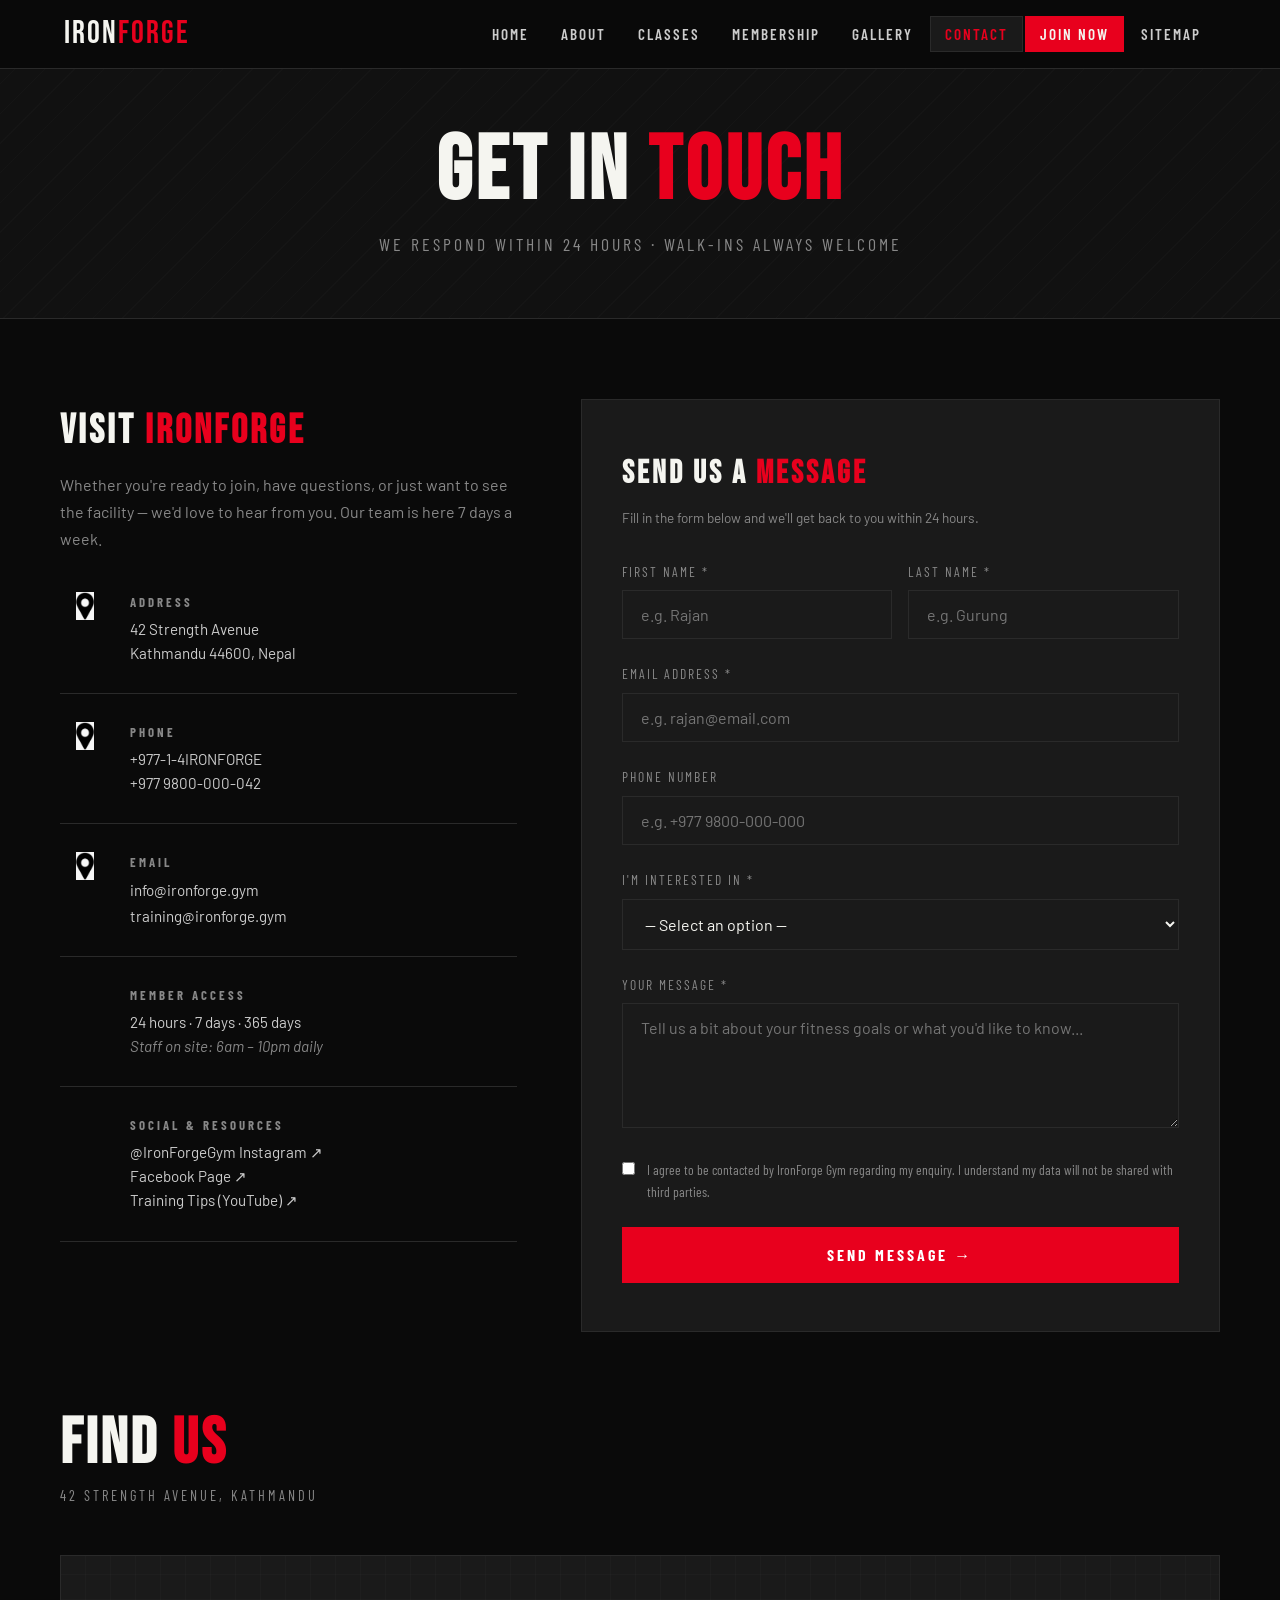
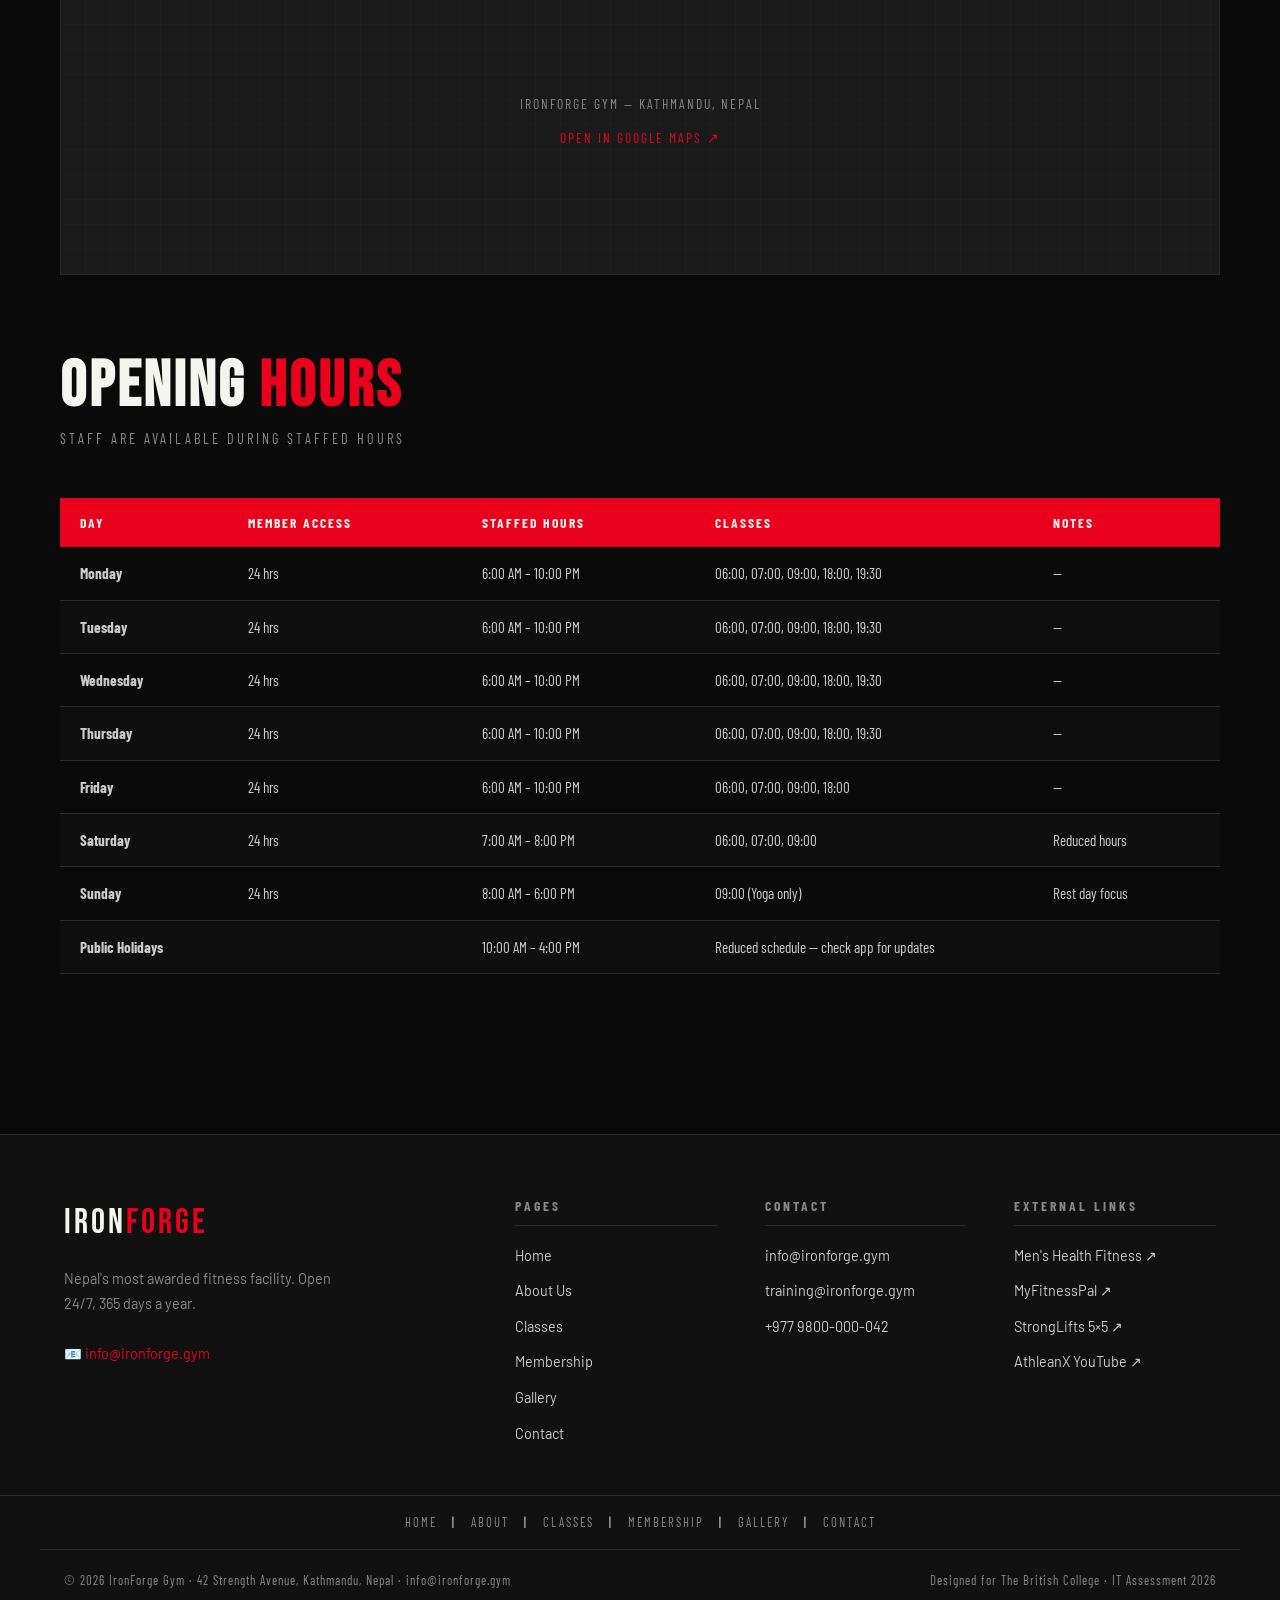
<file: contact.html>
<!DOCTYPE html>
<html lang="en">
<head>
  <meta charset="UTF-8" />
  <meta name="viewport" content="width=device-width, initial-scale=1.0" />
  <title>Contact Us — IronForge Gym</title>
  <link rel="stylesheet" href="style.css" />
  <style>
    .contact-grid {
      display: grid;
      grid-template-columns: 1fr 1.4fr;
      gap: 64px;
      padding: 80px 0;
    }
    .contact-info h2 {
      font-family: var(--font-display);
      font-size: 2.5rem;
      letter-spacing: 3px;
      margin-bottom: 8px;
    }
    .contact-info > p {
      color: var(--grey);
      margin-bottom: 40px;
      line-height: 1.7;
    }
    .info-item {
      display: flex;
      gap: 20px;
      margin-bottom: 28px;
      padding-bottom: 28px;
      border-bottom: 1px solid var(--border);
    }
    .info-icon {
      font-size: 1.8rem;
      flex-shrink: 0;
      width: 50px;
      text-align: center;
    }
    .info-content h4 {
      font-family: var(--font-condensed);
      font-size: 0.8rem;
      letter-spacing: 3px;
      text-transform: uppercase;
      color: var(--grey);
      margin-bottom: 4px;
    }
    .info-content p, .info-content a {
      font-size: 0.95rem;
      color: var(--light-grey);
      line-height: 1.6;
    }

    /* Form */
    .contact-form-wrap {
      background: var(--dark-mid);
      border: 1px solid var(--border);
      padding: 48px 40px;
    }
    .contact-form-wrap h2 {
      font-family: var(--font-display);
      font-size: 2rem;
      letter-spacing: 3px;
      margin-bottom: 8px;
    }
    .contact-form-wrap > p {
      color: var(--grey);
      font-size: 0.85rem;
      margin-bottom: 32px;
    }
    .form-row {
      display: grid;
      grid-template-columns: 1fr 1fr;
      gap: 16px;
    }
    .form-success {
      display: none;
      text-align: center;
      padding: 40px 20px;
    }
    .form-success .success-icon { font-size: 4rem; margin-bottom: 16px; }
    .form-success h3 {
      font-family: var(--font-display);
      font-size: 2rem;
      letter-spacing: 3px;
      color: var(--red);
      margin-bottom: 12px;
    }
    .form-success p { color: var(--grey); }

    /* Map placeholder */
    .map-section { padding: 0 0 80px; }
    .map-placeholder {
      height: 320px;
      background: var(--dark-mid);
      border: 1px solid var(--border);
      display: flex;
      align-items: center;
      justify-content: center;
      flex-direction: column;
      gap: 12px;
      font-family: var(--font-condensed);
      letter-spacing: 2px;
      text-transform: uppercase;
      color: var(--grey);
      position: relative;
      overflow: hidden;
    }
    .map-placeholder::before {
      content: '';
      position: absolute; inset: 0;
      background: repeating-linear-gradient(
        0deg, transparent, transparent 24px,
        rgba(255,255,255,0.02) 24px, rgba(255,255,255,0.02) 25px
      ),
      repeating-linear-gradient(
        90deg, transparent, transparent 24px,
        rgba(255,255,255,0.02) 24px, rgba(255,255,255,0.02) 25px
      );
    }
    .map-pin { font-size: 3rem; position: relative; z-index: 1; }
    .map-placeholder span { position: relative; z-index: 1; font-size: 0.85rem; }
    .map-placeholder a { position: relative; z-index: 1; color: var(--red); font-size: 0.85rem; }

    /* Hours table */
    .hours-section { padding: 0 0 80px; }

    @media (max-width: 768px) {
      .contact-grid { grid-template-columns: 1fr; gap: 40px; }
      .form-row { grid-template-columns: 1fr; }
      .contact-form-wrap { padding: 32px 24px; }
    }
  </style>
</head>
<body>

<nav id="navbar">
  <div class="nav-inner">
    <a href="index.html" class="nav-logo">Iron<span>Forge</span></a>
    <ul class="nav-links">
      <li><a href="index.html">Home</a></li>
      <li><a href="about.html">About</a></li>
      <li><a href="classes.html">Classes</a></li>
      <li><a href="membership.html">Membership</a></li>
      <li><a href="gallery.html">Gallery</a></li>
      <li><a href="contact.html" class="active">Contact</a></li>
      <li><a href="contact.html" class="nav-cta">Join Now</a></li>
      <li><a href="sitemap.html">Sitemap</a></li>
    </ul>
  </div>
</nav>

<header class="page-header">
  <h1>Get In <span>Touch</span></h1>
  <p>We respond within 24 hours · Walk-ins always welcome</p>
</header>

<div class="container">
  <div class="contact-grid">

    <!-- Info Panel -->
    <div class="contact-info">
      <h2>Visit <span class="text-red">IronForge</span></h2>
      <p>Whether you're ready to join, have questions, or just want to see the facility — we'd love to hear from you. Our team is here 7 days a week.</p>

      <div class="info-item">
        <div class="info-icon">
  <img src="images/location.png" alt="Location" style="width:28px;height:28px;object-fit:contain;margin:auto;">
</div>
        <div class="info-content">
          <h4>Address</h4>
          <p>42 Strength Avenue<br/>Kathmandu 44600, Nepal</p>
        </div>
      </div>

      <div class="info-item">
        <div class="info-icon">
  <img src="images/location.png" alt="Location" style="width:28px;height:28px;object-fit:contain;margin:auto;">
</div>
        <div class="info-content">
          <h4>Phone</h4>
          <p>+977-1-4IRONFORGE<br/>+977 9800-000-042</p>
        </div>
      </div>

      <div class="info-item">
        <div class="info-icon">
  <img src="images/location.png" alt="Location" style="width:28px;height:28px;object-fit:contain;margin:auto;">
</div>
        <div class="info-content">
          <h4>Email</h4>
          <a href="mailto:info@ironforge.gym">info@ironforge.gym</a><br/>
          <a href="mailto:training@ironforge.gym">training@ironforge.gym</a>
        </div>
      </div>

      <div class="info-item">
        <div class="info-icon"></div>
        <div class="info-content">
          <h4>Member Access</h4>
          <p>24 hours · 7 days · 365 days<br/><em style="color:var(--grey);">Staff on site: 6am – 10pm daily</em></p>
        </div>
      </div>

      <div class="info-item">
        <div class="info-icon"></div>
        <div class="info-content">
          <h4>Social & Resources</h4>
          <p>
            <a href="https://www.instagram.com/" target="_blank">@IronForgeGym Instagram ↗</a><br/>
            <a href="https://www.facebook.com/" target="_blank">Facebook Page ↗</a><br/>
            <a href="https://www.youtube.com/@AthleanX" target="_blank">Training Tips (YouTube) ↗</a>
          </p>
        </div>
      </div>
    </div>

    <!-- Contact Form -->
    <div class="contact-form-wrap">
      <h2>Send Us a <span class="text-red">Message</span></h2>
      <p>Fill in the form below and we'll get back to you within 24 hours.</p>

      <form id="contactForm" novalidate onsubmit="submitForm(event)">

        <div class="form-row">
          <div class="form-group">
            <label for="fname">First Name *</label>
            <input type="text" id="fname" name="fname" placeholder="e.g. Rajan" autocomplete="given-name" />
            <p class="form-error" id="err-fname">Please enter your first name.</p>
          </div>
          <div class="form-group">
            <label for="lname">Last Name *</label>
            <input type="text" id="lname" name="lname" placeholder="e.g. Gurung" autocomplete="family-name" />
            <p class="form-error" id="err-lname">Please enter your last name.</p>
          </div>
        </div>

        <div class="form-group">
          <label for="email">Email Address *</label>
          <input type="email" id="email" name="email" placeholder="e.g. rajan@email.com" autocomplete="email" />
          <p class="form-error" id="err-email">Please enter a valid email address.</p>
        </div>

        <div class="form-group">
          <label for="phone">Phone Number</label>
          <input type="tel" id="phone" name="phone" placeholder="e.g. +977 9800-000-000" autocomplete="tel" />
          <p class="form-error" id="err-phone">Please enter a valid phone number (digits only).</p>
        </div>

        <div class="form-group">
          <label for="interest">I'm Interested In *</label>
          <select id="interest" name="interest">
            <option value="">— Select an option —</option>
            <option value="trial">7-Day Free Trial</option>
            <option value="basic">Basic Membership</option>
            <option value="elite">Elite Membership</option>
            <option value="champion">Champion Membership</option>
            <option value="pt">Personal Training</option>
            <option value="classes">Group Classes</option>
            <option value="corporate">Corporate / Group Rates</option>
            <option value="other">General Enquiry</option>
          </select>
          <p class="form-error" id="err-interest">Please select an option.</p>
        </div>

        <div class="form-group">
          <label for="message">Your Message *</label>
          <textarea id="message" name="message" rows="5" placeholder="Tell us a bit about your fitness goals or what you'd like to know..."></textarea>
          <p class="form-error" id="err-message">Please write a message (minimum 10 characters).</p>
        </div>

        <div class="form-group">
          <label style="display:flex;gap:12px;align-items:flex-start;cursor:pointer;text-transform:none;letter-spacing:0;font-size:0.85rem;color:var(--grey);">
            <input type="checkbox" id="agree" name="agree" style="width:auto;margin-top:3px;" />
            I agree to be contacted by IronForge Gym regarding my enquiry. I understand my data will not be shared with third parties.
          </label>
          <p class="form-error" id="err-agree">You must agree to the terms to submit.</p>
        </div>

        <button type="submit" class="btn btn-primary" style="width:100%;font-size:1rem;padding:16px;">
          Send Message &rarr;
        </button>
      </form>

      <div class="form-success" id="formSuccess">
        <div class="success-icon">✅</div>
        <h3>Message Sent!</h3>
        <p>Thanks for reaching out. One of our team will be in touch within 24 hours.<br/><br/>In the meantime, why not check out our <a href="classes.html">classes schedule</a>?</p>
      </div>
    </div>
  </div>

  <!-- Map -->
  <section class="map-section">
    <h2 class="section-title">Find <span>Us</span></h2>
    <p class="section-sub">42 Strength Avenue, Kathmandu</p>
    <div class="map-placeholder">
      <div class="map-pin"></div>
      <span>IronForge Gym — Kathmandu, Nepal</span>
      <a href="https://www.google.com/maps/search/Kathmandu+Nepal+Gym" target="_blank">Open in Google Maps ↗</a>
    </div>
  </section>

  <!-- Hours Table -->
  <section class="hours-section">
    <h2 class="section-title">Opening <span>Hours</span></h2>
    <p class="section-sub">Staff are available during staffed hours</p>
    <table>
      <thead>
        <tr>
          <th>Day</th>
          <th>Member Access</th>
          <th>Staffed Hours</th>
          <th>Classes</th>
          <th>Notes</th>
        </tr>
      </thead>
      <tbody>
        <tr>
          <td><strong>Monday</strong></td>
          <td>24 hrs</td>
          <td>6:00 AM – 10:00 PM</td>
          <td>06:00, 07:00, 09:00, 18:00, 19:30</td>
          <td>—</td>
        </tr>
        <tr>
          <td><strong>Tuesday</strong></td>
          <td>24 hrs</td>
          <td>6:00 AM – 10:00 PM</td>
          <td>06:00, 07:00, 09:00, 18:00, 19:30</td>
          <td>—</td>
        </tr>
        <tr>
          <td><strong>Wednesday</strong></td>
          <td>24 hrs</td>
          <td>6:00 AM – 10:00 PM</td>
          <td>06:00, 07:00, 09:00, 18:00, 19:30</td>
          <td>—</td>
        </tr>
        <tr>
          <td><strong>Thursday</strong></td>
          <td>24 hrs</td>
          <td>6:00 AM – 10:00 PM</td>
          <td>06:00, 07:00, 09:00, 18:00, 19:30</td>
          <td>—</td>
        </tr>
        <tr>
          <td><strong>Friday</strong></td>
          <td>24 hrs</td>
          <td>6:00 AM – 10:00 PM</td>
          <td>06:00, 07:00, 09:00, 18:00</td>
          <td>—</td>
        </tr>
        <tr>
          <td><strong>Saturday</strong></td>
          <td>24 hrs</td>
          <td>7:00 AM – 8:00 PM</td>
          <td>06:00, 07:00, 09:00</td>
          <td>Reduced hours</td>
        </tr>
        <tr>
          <td><strong>Sunday</strong></td>
          <td>24 hrs</td>
          <td>8:00 AM – 6:00 PM</td>
          <td>09:00 (Yoga only)</td>
          <td>Rest day focus</td>
        </tr>
        <tr>
          <td colspan="2"><strong>Public Holidays</strong></td>
          <td>10:00 AM – 4:00 PM</td>
          <td colspan="2">Reduced schedule — check app for updates</td>
        </tr>
      </tbody>
    </table>
  </section>

</div>

<footer id="footer">
  <div class="footer-grid">
    <div class="footer-brand">
      <div class="logo">Iron<span>Forge</span></div>
      <p>Nepal's most awarded fitness facility. Open 24/7, 365 days a year.</p>
      <br/><p>📧 <a href="mailto:info@ironforge.gym">info@ironforge.gym</a></p>
    </div>
    <div class="footer-col">
      <h4>Pages</h4>
      <ul>
        <li><a href="index.html">Home</a></li>
        <li><a href="about.html">About Us</a></li>
        <li><a href="classes.html">Classes</a></li>
        <li><a href="membership.html">Membership</a></li>
        <li><a href="gallery.html">Gallery</a></li>
        <li><a href="contact.html">Contact</a></li>
      </ul>
    </div>
    <div class="footer-col">
      <h4>Contact</h4>
      <ul>
        <li><a href="mailto:info@ironforge.gym">info@ironforge.gym</a></li>
        <li><a href="mailto:training@ironforge.gym">training@ironforge.gym</a></li>
        <li><a href="tel:+9779800000042">+977 9800-000-042</a></li>
      </ul>
    </div>
    <div class="footer-col">
      <h4>External Links</h4>
      <ul>
        <li><a href="https://www.menshealth.com/fitness/" target="_blank">Men's Health Fitness ↗</a></li>
        <li><a href="https://www.myfitnesspal.com/" target="_blank">MyFitnessPal ↗</a></li>
        <li><a href="https://www.stronglifts.com/" target="_blank">StrongLifts 5×5 ↗</a></li>
        <li><a href="https://www.youtube.com/@AthleanX" target="_blank">AthleanX YouTube ↗</a></li>
      </ul>
    </div>
  </div>
  <div class="secondary-nav">
    <a href="index.html">Home</a> | <a href="about.html">About</a> | <a href="classes.html">Classes</a> |
    <a href="membership.html">Membership</a> | <a href="gallery.html">Gallery</a> | <a href="contact.html">Contact</a>
  </div>
  <div class="footer-bottom">
    <p>© 2026 IronForge Gym · 42 Strength Avenue, Kathmandu, Nepal · <a href="mailto:info@ironforge.gym">info@ironforge.gym</a></p>
    <p>Designed for The British College · IT Assessment 2026</p>
  </div>
</footer>

<script>
  function submitForm(e) {
    e.preventDefault();
    let valid = true;

    function check(id, errId, test) {
      const el = document.getElementById(id);
      const err = document.getElementById(errId);
      const fail = !test(el.value.trim());
      el.classList.toggle('error', fail);
      err.style.display = fail ? 'block' : 'none';
      if (fail) valid = false;
    }

    check('fname',    'err-fname',    v => v.length >= 2);
    check('lname',    'err-lname',    v => v.length >= 2);
    check('email',    'err-email',    v => /^[^\s@]+@[^\s@]+\.[^\s@]+$/.test(v));
    check('interest', 'err-interest', v => v !== '');
    check('message',  'err-message',  v => v.length >= 10);

    // Phone 
    const phone = document.getElementById('phone').value.trim();
    const phoneErr = document.getElementById('err-phone');
    const phoneFail = phone !== '' && !/^[\d\s\+\-\(\)]{7,}$/.test(phone);
    document.getElementById('phone').classList.toggle('error', phoneFail);
    phoneErr.style.display = phoneFail ? 'block' : 'none';
    if (phoneFail) valid = false;

    // Checkbox
    const agree = document.getElementById('agree');
    const agreeErr = document.getElementById('err-agree');
    if (!agree.checked) {
      agreeErr.style.display = 'block';
      valid = false;
    } else {
      agreeErr.style.display = 'none';
    }

    if (valid) {
      document.getElementById('contactForm').style.display = 'none';
      document.getElementById('formSuccess').style.display = 'block';
    }
  }
</script>
</body>
</html>
</file>
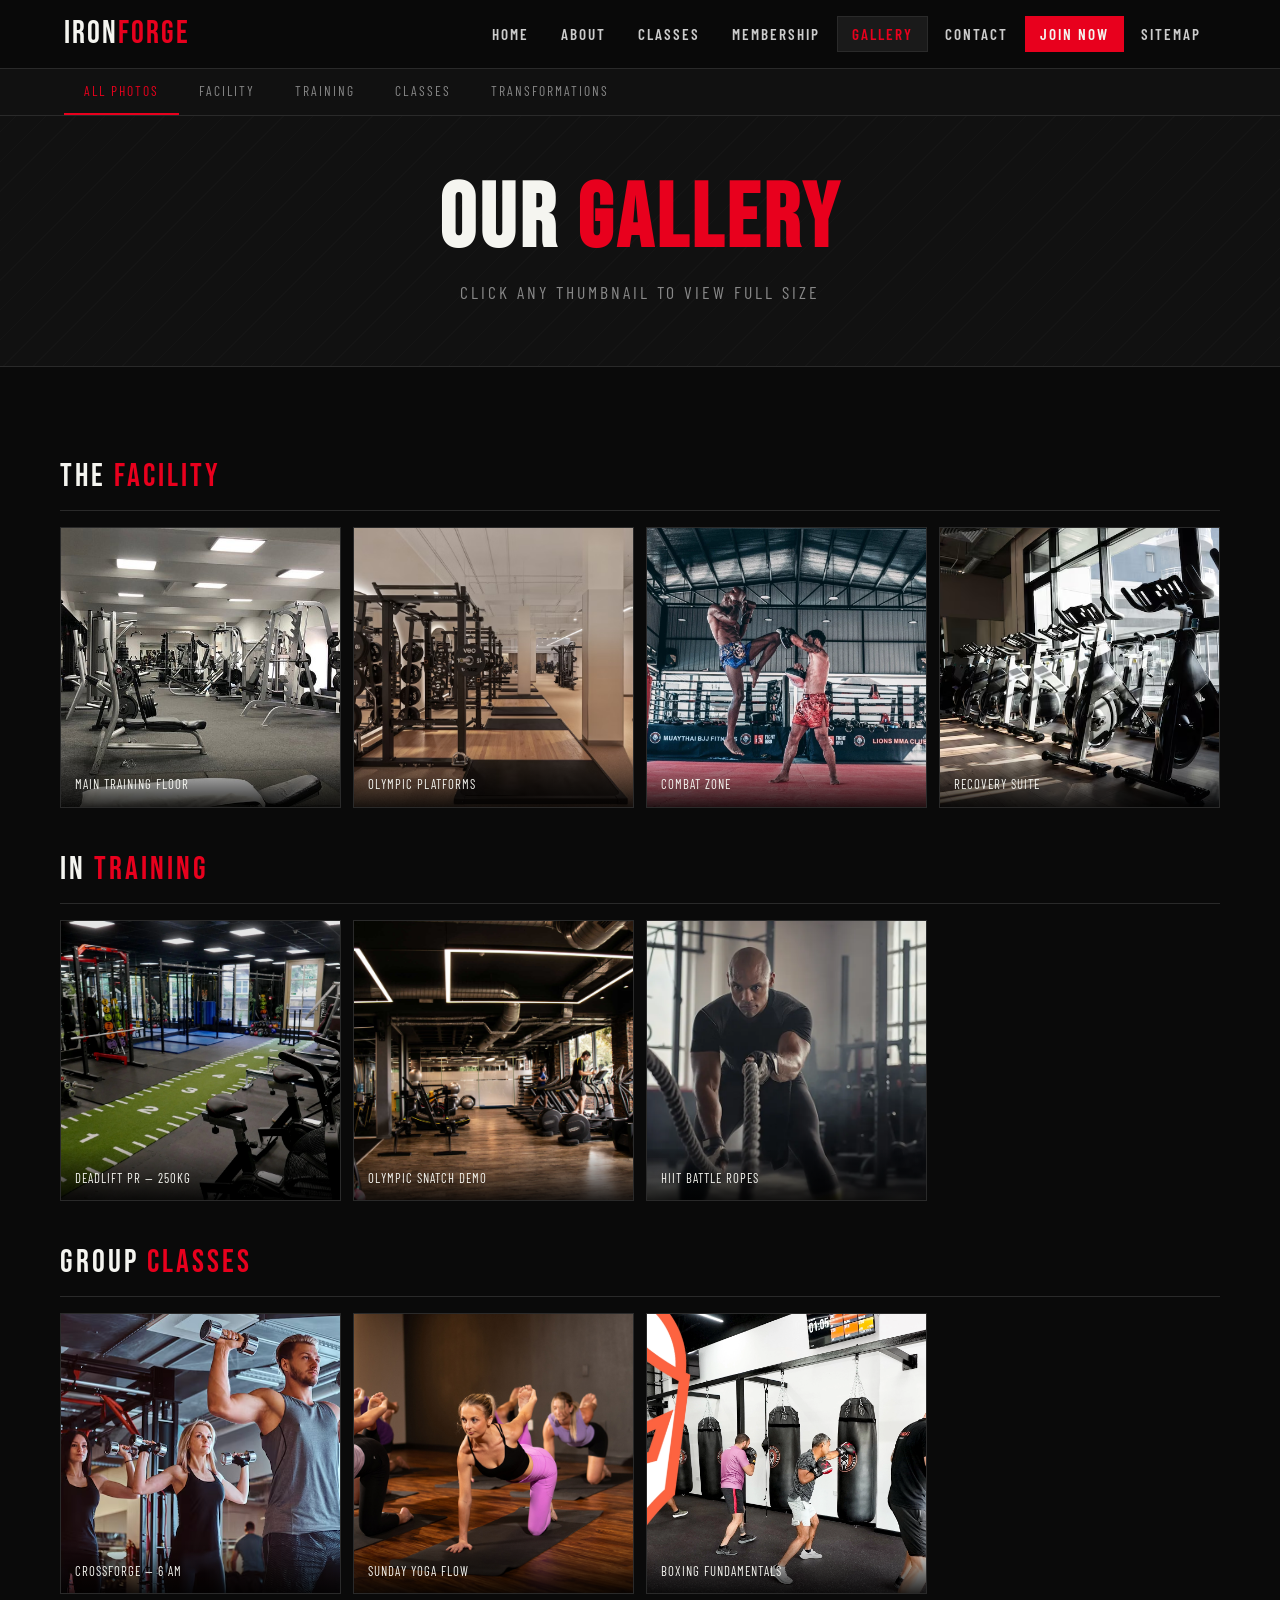
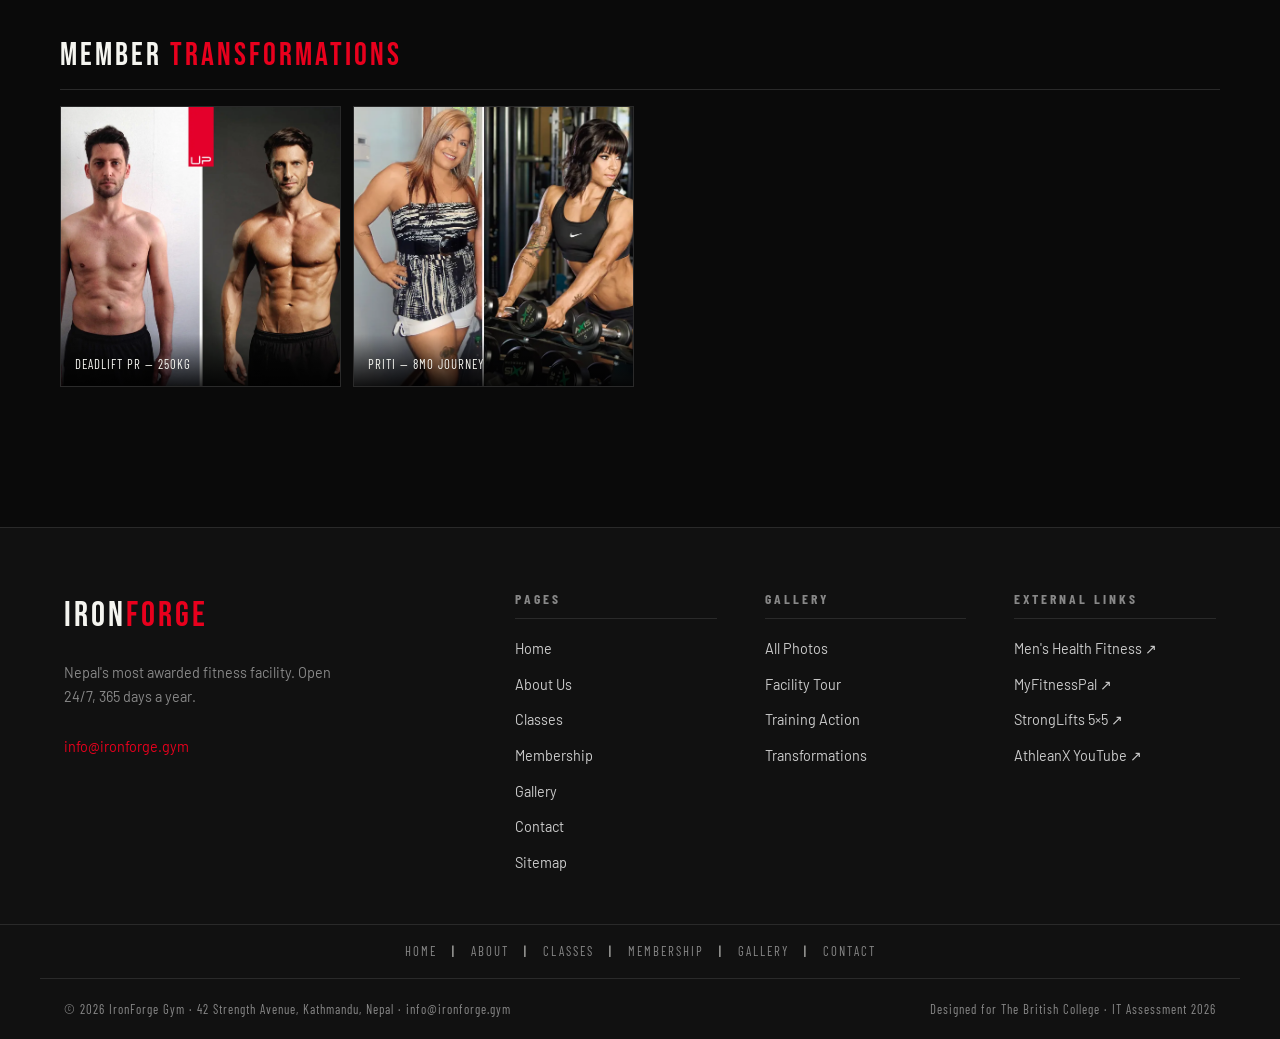
<file: gallery.html>
<!DOCTYPE html>
<html lang="en">
<head>
  <meta charset="UTF-8" />
  <meta name="viewport" content="width=device-width, initial-scale=1.0" />
  <title>Photo Gallery — IronForge Gym</title>
  <link rel="stylesheet" href="style.css" />
  <style>
    /* Filter buttons = local nav */
    .filter-nav {
      background: var(--dark);
      border-bottom: 1px solid var(--border);
      position: sticky;
      top: 68px;
      z-index: 100;
    }
    .filter-nav-inner {
      max-width: var(--max-width);
      margin: 0 auto;
      padding: 0 24px;
      display: flex;
      gap: 0;
      overflow-x: auto;
    }
    .filter-btn {
      font-family: var(--font-condensed);
      font-size: 0.85rem;
      letter-spacing: 2px;
      text-transform: uppercase;
      color: var(--grey);
      padding: 14px 20px;
      border: none;
      background: none;
      border-bottom: 2px solid transparent;
      cursor: pointer;
      white-space: nowrap;
      transition: all 0.2s;
    }
    .filter-btn:hover, .filter-btn.active {
      color: var(--red);
      border-bottom-color: var(--red);
    }

    /* Gallery Grid */
    .gallery-section { padding: 60px 0; }
    .gallery-grid {
      display: grid;
      grid-template-columns: repeat(auto-fill, minmax(240px, 1fr));
      gap: 12px;
    }
    .thumb-link {
      display: block;
      position: relative;
      overflow: hidden;
      aspect-ratio: 1;
      background: var(--dark-mid);
      border: 1px solid var(--border);
      cursor: zoom-in;
      transition: border-color 0.3s;
    }
    .thumb-link:hover { border-color: var(--red); }
    .thumb-link:hover .thumb-overlay { opacity: 1; }
    .thumb-link:hover .thumb-emoji img { transform: scale(1.15); }

    .thumb-emoji {
      width: 100%;
      height: 100%;
      overflow: hidden;
      background: linear-gradient(135deg, var(--dark), var(--mid));
    }

    .thumb-emoji img {
      width: 100%;
      height: 100%;
      object-fit: cover;
      display: block;
      transition: transform 0.4s;
    }

    .thumb-overlay {
      position: absolute;
      inset: 0;
      background: rgba(232, 0, 29, 0.8);
      display: flex;
      flex-direction: column;
      align-items: center;
      justify-content: center;
      opacity: 0;
      transition: opacity 0.3s;
    }
    .thumb-overlay span {
      font-family: var(--font-condensed);
      font-size: 0.8rem;
      letter-spacing: 2px;
      text-transform: uppercase;
      color: var(--white);
      margin-top: 8px;
    }
    .zoom-icon { font-size: 1.8rem; }

    .thumb-caption {
      position: absolute;
      bottom: 0; left: 0; right: 0;
      background: linear-gradient(to top, rgba(0,0,0,0.85), transparent);
      padding: 20px 14px 12px;
      font-family: var(--font-condensed);
      font-size: 0.8rem;
      letter-spacing: 1px;
      text-transform: uppercase;
      color: var(--white);
    }

    /* Gallery category labels */
    .category-label {
      grid-column: 1 / -1;
      font-family: var(--font-display);
      font-size: 2rem;
      letter-spacing: 3px;
      color: var(--white);
      padding: 24px 0 8px;
      border-bottom: 1px solid var(--border);
      margin-bottom: 4px;
    }
    .category-label span { color: var(--red); }

    /* Lightbox */
    .lightbox {
      display: none;
      position: fixed;
      inset: 0;
      background: rgba(0,0,0,0.95);
      z-index: 9000;
      align-items: center;
      justify-content: center;
      flex-direction: column;
    }
    .lightbox.open { display: flex; }
    .lightbox-close {
      position: absolute;
      top: 24px; right: 32px;
      font-size: 2.5rem;
      color: var(--white);
      cursor: pointer;
      background: none;
      border: none;
      line-height: 1;
      transition: color 0.2s;
    }
    .lightbox-close:hover { color: var(--red); }
    .lightbox-content {
      background: var(--dark-mid);
      border: 1px solid var(--border);
      width: 680px;
      max-width: 90vw;
      display: flex;
      flex-direction: column;
      align-items: center;
    }
    .lightbox-img {
      width: 100%;
      height: 420px;
      background: linear-gradient(135deg, var(--dark), var(--mid));
      overflow: hidden;
    }
    .lightbox-img img {
      width: 100%;
      height: 100%;
      object-fit: cover;
      display: block;
    }
    .lightbox-info {
      padding: 24px 32px;
      width: 100%;
    }
    .lightbox-info h3 {
      font-family: var(--font-display);
      font-size: 1.8rem;
      letter-spacing: 2px;
      margin-bottom: 8px;
    }
    .lightbox-info p { color: var(--grey); font-size: 0.9rem; }
    .lightbox-tag {
      font-family: var(--font-condensed);
      font-size: 0.75rem;
      letter-spacing: 3px;
      text-transform: uppercase;
      color: var(--red);
      margin-bottom: 6px;
    }
    .lightbox-nav {
      position: absolute;
      top: 50%;
      transform: translateY(-50%);
      background: rgba(0,0,0,0.6);
      border: 1px solid var(--border);
      color: var(--white);
      font-size: 1.5rem;
      width: 52px; height: 52px;
      display: flex; align-items: center; justify-content: center;
      cursor: pointer;
      transition: background 0.2s;
    }
    .lightbox-nav:hover { background: var(--red); }
    .lb-prev { left: 24px; }
    .lb-next { right: 24px; }
  </style>
</head>
<body>

<nav id="navbar">
  <div class="nav-inner">
    <a href="index.html" class="nav-logo">Iron<span>Forge</span></a>
    <ul class="nav-links">
      <li><a href="index.html">Home</a></li>
      <li><a href="about.html">About</a></li>
      <li><a href="classes.html">Classes</a></li>
      <li><a href="membership.html">Membership</a></li>
      <li><a href="gallery.html" class="active">Gallery</a></li>
      <li><a href="contact.html">Contact</a></li>
      <li><a href="contact.html" class="nav-cta">Join Now</a></li>
      <li><a href="sitemap.html">Sitemap</a></li>
    </ul>
  </div>
</nav>

<!-- Local nav / filter nav -->
<div class="filter-nav">
  <div class="filter-nav-inner">
    <button class="filter-btn active" onclick="filterGallery('all', this)">All Photos</button>
    <button class="filter-btn" onclick="filterGallery('facility', this)">Facility</button>
    <button class="filter-btn" onclick="filterGallery('training', this)">Training</button>
    <button class="filter-btn" onclick="filterGallery('classes', this)">Classes</button>
    <button class="filter-btn" onclick="filterGallery('members', this)">Transformations</button>
  </div>
</div>

<header class="page-header">
  <h1>Our <span>Gallery</span></h1>
  <p>Click any thumbnail to view full size</p>
</header>

<div class="container">
  <section class="gallery-section">
    <div class="gallery-grid" id="gallery">

      <div class="category-label">The <span>Facility</span></div>

      <a class="thumb-link"
         data-category="facility"
         data-title="Main Training Floor"
         data-desc="18,000 sq/ft of world-class equipment spread across three purpose-built floors."
         data-tag="Facility"
         data-image="images/gallery-1.jpg"
         href="#"
         onclick="openLightbox(event, this)">
        <div class="thumb-emoji"><img src="images/gallery-1.jpg" alt="Main Training Floor"></div>
        <div class="thumb-overlay"><div class="zoom-icon">+</div><span>View Full</span></div>
        <div class="thumb-caption">Main Training Floor</div>
      </a>

      <a class="thumb-link"
         data-category="facility"
         data-title="Olympic Platform Area"
         data-desc="6 dedicated Olympic lifting platforms with bumper plates and Eleiko barbells."
         data-tag="Facility"
         data-image="images/gallery-2.jpg"
         href="#"
         onclick="openLightbox(event, this)">
        <div class="thumb-emoji"><img src="images/gallery-2.jpg" alt="Olympic Platform Area"></div>
        <div class="thumb-overlay"><div class="zoom-icon">+</div><span>View Full</span></div>
        <div class="thumb-caption">Olympic Platforms</div>
      </a>

      <a class="thumb-link"
         data-category="facility"
         data-title="Combat Zone"
         data-desc="Full-size boxing ring, heavy bags, speed bags, and MMA mats."
         data-tag="Facility"
         data-image="images/gallery-3.jpg"
         href="#"
         onclick="openLightbox(event, this)">
        <div class="thumb-emoji"><img src="images/combatzone.webp" alt="Combat Zone"></div>
        <div class="thumb-overlay"><div class="zoom-icon">+</div><span>View Full</span></div>
        <div class="thumb-caption">Combat Zone</div>
      </a>

      <a class="thumb-link"
         data-category="facility"
         data-title="Recovery Suite"
         data-desc="Ice baths, infrared saunas, and massage chairs. Because recovery is training too."
         data-tag="Facility"
         data-image="images/gallery-4.jpg"
         href="#"
         onclick="openLightbox(event, this)">
        <div class="thumb-emoji"><img src="images/gallery-4.jpg" alt="Recovery Suite"></div>
        <div class="thumb-overlay"><div class="zoom-icon">+</div><span>View Full</span></div>
        <div class="thumb-caption">Recovery Suite</div>
      </a>

      <div class="category-label">In <span>Training</span></div>

      <a class="thumb-link"
         data-category="training"
         data-title="Deadlift PR"
         data-desc="Member Marcus T. setting a new personal record on the platform. 250kg raw."
         data-tag="Training"
         data-image="images/gallery-5.jpg"
         href="#"
         onclick="openLightbox(event, this)">
        <div class="thumb-emoji"><img src="images/gallery-5.jpg" alt="Deadlift PR"></div>
        <div class="thumb-overlay"><div class="zoom-icon">+</div><span>View Full</span></div>
        <div class="thumb-caption">Deadlift PR — 250kg</div>
      </a>

      <a class="thumb-link"
         data-category="training"
         data-title="Olympic Snatch"
         data-desc="Coach Dev demonstrating a textbook full-depth snatch at 130kg bodyweight."
         data-tag="Training"
         data-image="images/gallery-6.jpg"
         href="#"
         onclick="openLightbox(event, this)">
        <div class="thumb-emoji"><img src="images/gallery-6.jpg" alt="Olympic Snatch"></div>
        <div class="thumb-overlay"><div class="zoom-icon">+</div><span>View Full</span></div>
        <div class="thumb-caption">Olympic Snatch Demo</div>
      </a>

    <a class="thumb-link"
        data-category="training"
        data-title="Battle Ropes"
        data-desc="HIIT Inferno session in full swing. 45 minutes of non-stop conditioning."
        data-tag="Training"
        data-image="images/battleropes.webp"
        href="#"
        onclick="openLightbox(event, this)">

        <div class="thumb-emoji">
            <img src="images/battleropes.webp" alt="Battle Ropes">
        </div>

        <div class="thumb-overlay">
            <div class="zoom-icon">+</div>
            <span>View Full</span>
        </div>

        <div class="thumb-caption">HIIT Battle Ropes</div>
    </a>

      <div class="category-label">Group <span>Classes</span></div>

    <a class="thumb-link"
        data-category="classes"
        data-title="CrossForge Morning Class"
        data-desc="6am CrossForge class — 16 athletes. One shared goal. Zero excuses."
        data-tag="Classes"
        data-image="images/Group gym.png"
        href="#"
        onclick="openLightbox(event, this)">

        <div class="thumb-emoji">
            <img src="images/Group gym.png" alt="CrossForge Morning Class">
        </div>

        <div class="thumb-overlay">
            <div class="zoom-icon">+</div>
            <span>View Full</span>
        </div>

        <div class="thumb-caption">CrossForge — 6 am</div>
    </a>

      <a class="thumb-link"
         data-category="classes"
         data-title="Yoga Flow"
         data-desc="Sunday morning Yoga Flow with Sita. Mobility meets mindfulness."
         data-tag="Classes"
         data-image="images/yogagym.jpg"
         href="#"
         onclick="openLightbox(event, this)">
        <div class="thumb-emoji"><img src="images/yogagym.jpg" alt="Yoga Flow"></div>
        <div class="thumb-overlay"><div class="zoom-icon">+</div><span>View Full</span></div>
        <div class="thumb-caption">Sunday Yoga Flow</div>
      </a>

      <a class="thumb-link"
         data-category="classes"
         data-title="Boxing Fundamentals"
         data-desc="Rajan leads the Boxing Fundamentals class. Everyone hits harder by session 3."
         data-tag="Classes"
         data-image="images/box.png"
         href="#"
         onclick="openLightbox(event, this)">
        <div class="thumb-emoji"><img src="images/box.png" alt="Boxing Fundamentals"></div>
        <div class="thumb-overlay"><div class="zoom-icon">+</div><span>View Full</span></div>
        <div class="thumb-caption">Boxing Fundamentals</div>
      </a>

      <div class="category-label">Member <span>Transformations</span></div>

    <a class="thumb-link"
        data-category="training"
        data-title="Deadlift PR"
        data-desc="Member Marcus T. setting a new personal record on the platform. 250kg raw."
        data-tag="Training"
        data-image="images/transformation.webp"
        href="#"
        onclick="openLightbox(event, this)">

        <div class="thumb-emoji">
            <img src="images/transformation.webp" alt="Deadlift PR">
        </div>

        <div class="thumb-overlay">
            <div class="zoom-icon">+</div>
            <span>View Full</span>
        </div>

        <div class="thumb-caption">Deadlift PR — 250kg</div>
    </a>

      <a class="thumb-link"
        data-category="members"
        data-title="Priti S. — 8 Months"
        data-desc="From couch to CrossForge competitor in 8 months. Now coaches beginners herself."
        data-tag="Transformation"
        data-image="images/TristaTransformation.webp"
            href="#"
        onclick="openLightbox(event, this)">
        <div class="thumb-emoji"><img src="images/TristaTransformation.webp" alt="Priti Transformation"></div>
        <div class="thumb-overlay"><div class="zoom-icon">+</div><span>View Full</span></div>
        <div class="thumb-caption">Priti — 8mo Journey</div>
</a>

    </div>
  </section>
</div>

<!-- Lightbox -->
<div class="lightbox" id="lightbox">
  <button class="lightbox-close" onclick="closeLightbox()">✕</button>
  <button class="lightbox-nav lb-prev" onclick="navLightbox(-1)">&#8592;</button>
  <div class="lightbox-content">
    <div class="lightbox-img" id="lb-img"></div>
    <div class="lightbox-info">
      <p class="lightbox-tag" id="lb-tag"></p>
      <h3 id="lb-title"></h3>
      <p id="lb-desc"></p>
    </div>
  </div>
  <button class="lightbox-nav lb-next" onclick="navLightbox(1)">&#8594;</button>
</div>

<footer id="footer">
  <div class="footer-grid">
    <div class="footer-brand">
      <div class="logo">Iron<span>Forge</span></div>
      <p>Nepal's most awarded fitness facility. Open 24/7, 365 days a year.</p>
      <br/><p><a href="mailto:info@ironforge.gym">info@ironforge.gym</a></p>
    </div>
    <div class="footer-col">
      <h4>Pages</h4>
      <ul>
        <li><a href="index.html">Home</a></li>
        <li><a href="about.html">About Us</a></li>
        <li><a href="classes.html">Classes</a></li>
        <li><a href="membership.html">Membership</a></li>
        <li><a href="gallery.html">Gallery</a></li>
        <li><a href="contact.html">Contact</a></li>
        <li><a href="sitemap.html">Sitemap</a></li>
      </ul>
    </div>
    <div class="footer-col">
      <h4>Gallery</h4>
      <ul>
        <li><a href="gallery.html">All Photos</a></li>
        <li><a href="gallery.html">Facility Tour</a></li>
        <li><a href="gallery.html">Training Action</a></li>
        <li><a href="gallery.html">Transformations</a></li>
      </ul>
    </div>
    <div class="footer-col">
      <h4>External Links</h4>
      <ul>
        <li><a href="https://www.menshealth.com/fitness/" target="_blank">Men's Health Fitness ↗</a></li>
        <li><a href="https://www.myfitnesspal.com/" target="_blank">MyFitnessPal ↗</a></li>
        <li><a href="https://www.stronglifts.com/" target="_blank">StrongLifts 5×5 ↗</a></li>
        <li><a href="https://www.youtube.com/@AthleanX" target="_blank">AthleanX YouTube ↗</a></li>
      </ul>
    </div>
  </div>
  <div class="secondary-nav">
    <a href="index.html">Home</a> | <a href="about.html">About</a> | <a href="classes.html">Classes</a> |
    <a href="membership.html">Membership</a> | <a href="gallery.html">Gallery</a> | <a href="contact.html">Contact</a>
  </div>
  <div class="footer-bottom">
    <p>© 2026 IronForge Gym · 42 Strength Avenue, Kathmandu, Nepal · <a href="mailto:info@ironforge.gym">info@ironforge.gym</a></p>
    <p>Designed for The British College · IT Assessment 2026</p>
  </div>
</footer>

<script>
  // Gallery filter
  function filterGallery(cat, btn) {
    document.querySelectorAll('.filter-btn').forEach(b => b.classList.remove('active'));
    btn.classList.add('active');
    document.querySelectorAll('.thumb-link').forEach(el => {
      if (cat === 'all' || el.dataset.category === cat) {
        el.style.display = 'block';
      } else {
        el.style.display = 'none';
      }
    });
    document.querySelectorAll('.category-label').forEach(l => l.style.display = cat === 'all' ? 'block' : 'none');
  }

  // Lightbox
  let items = [];
  let currentIdx = 0;

  function buildItems() {
    items = Array.from(document.querySelectorAll('.thumb-link'));
  }

  function openLightbox(e, el) {
    e.preventDefault();
    buildItems();
    currentIdx = items.indexOf(el);
    showItem(currentIdx);
    document.getElementById('lightbox').classList.add('open');
    document.body.style.overflow = 'hidden';
  }

  function showItem(idx) {
    const el = items[idx];
    document.getElementById('lb-img').innerHTML =
      '<img src="' + el.dataset.image + '" alt="' + el.dataset.title + '">';
    document.getElementById('lb-title').textContent = el.dataset.title;
    document.getElementById('lb-desc').textContent = el.dataset.desc;
    document.getElementById('lb-tag').textContent = el.dataset.tag;
  }

  function navLightbox(dir) {
    currentIdx = (currentIdx + dir + items.length) % items.length;
    showItem(currentIdx);
  }

  function closeLightbox() {
    document.getElementById('lightbox').classList.remove('open');
    document.body.style.overflow = '';
  }

  document.getElementById('lightbox').addEventListener('click', function(e) {
    if (e.target === this) closeLightbox();
  });

  document.addEventListener('keydown', function(e) {
    const lb = document.getElementById('lightbox');
    if (!lb.classList.contains('open')) return;
    if (e.key === 'Escape') closeLightbox();
    if (e.key === 'ArrowLeft') navLightbox(-1);
    if (e.key === 'ArrowRight') navLightbox(1);
  });
</script>
</body>
</html>
</file>
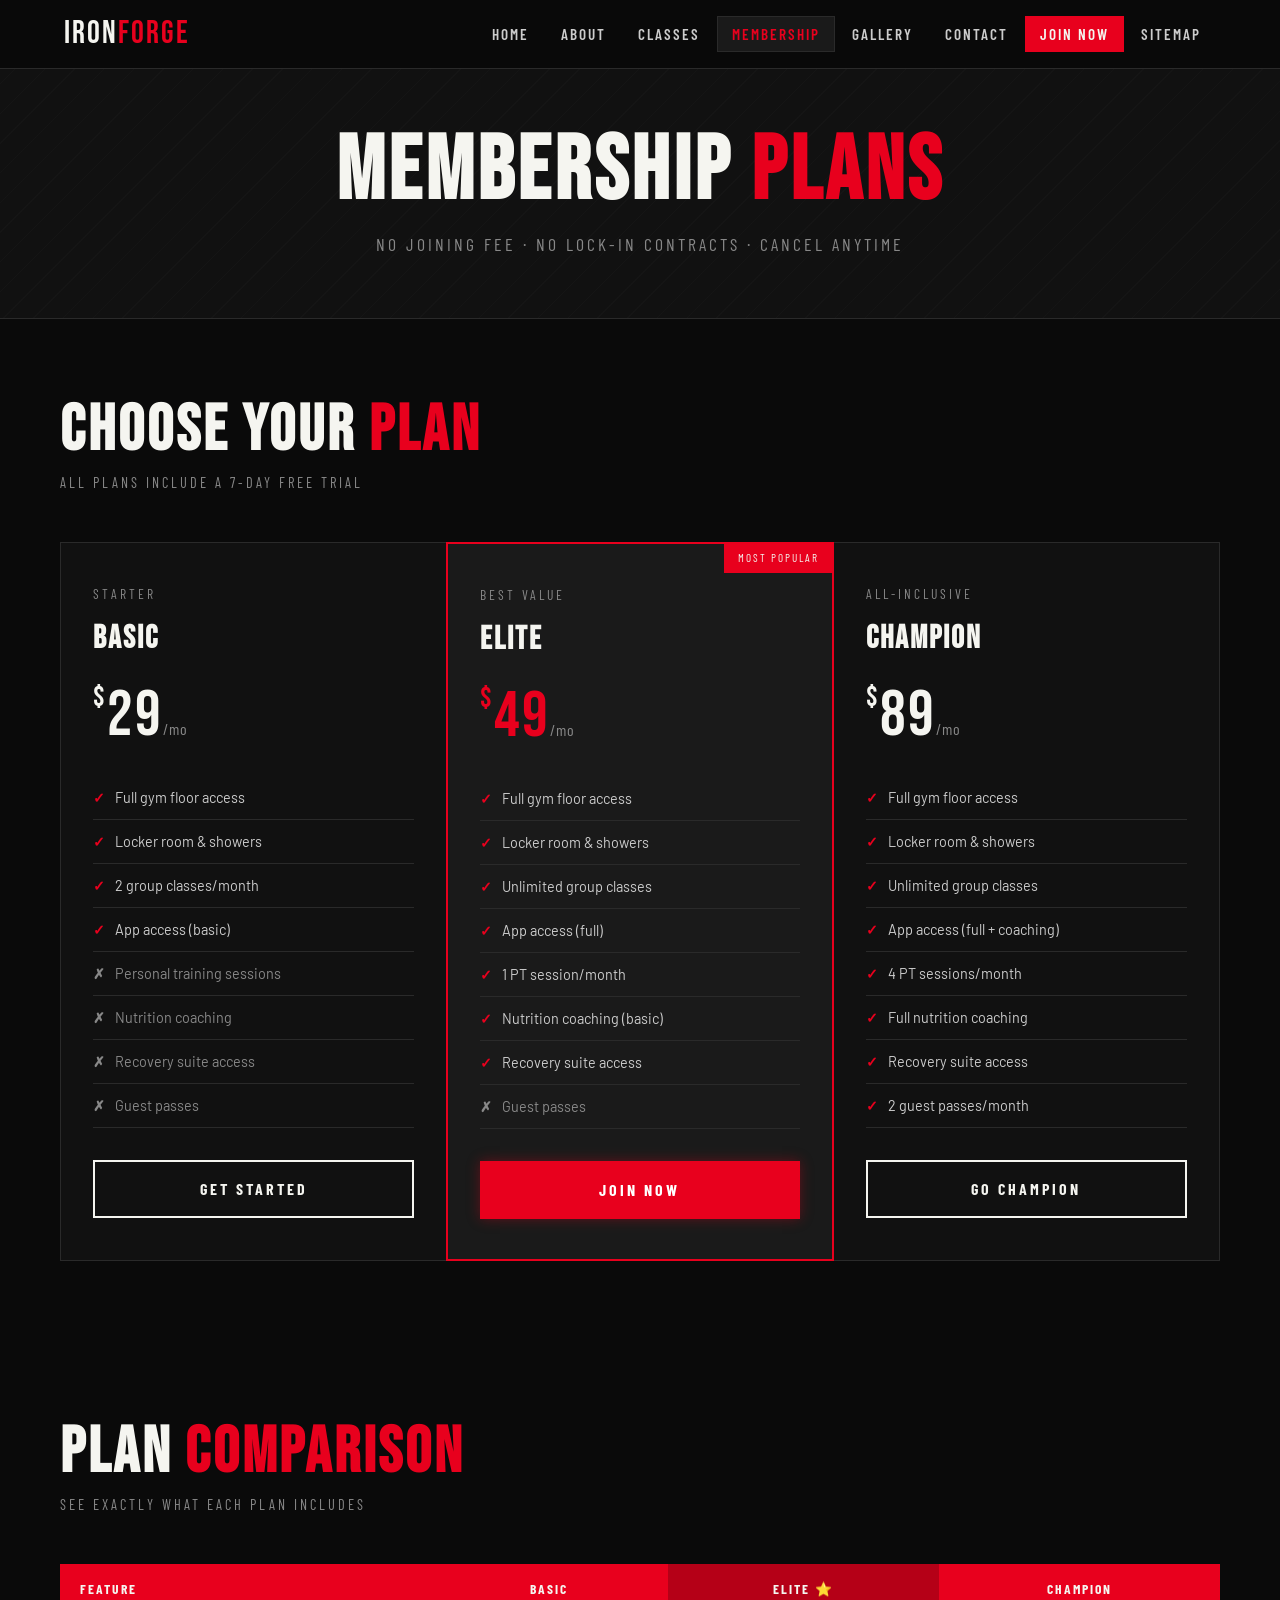
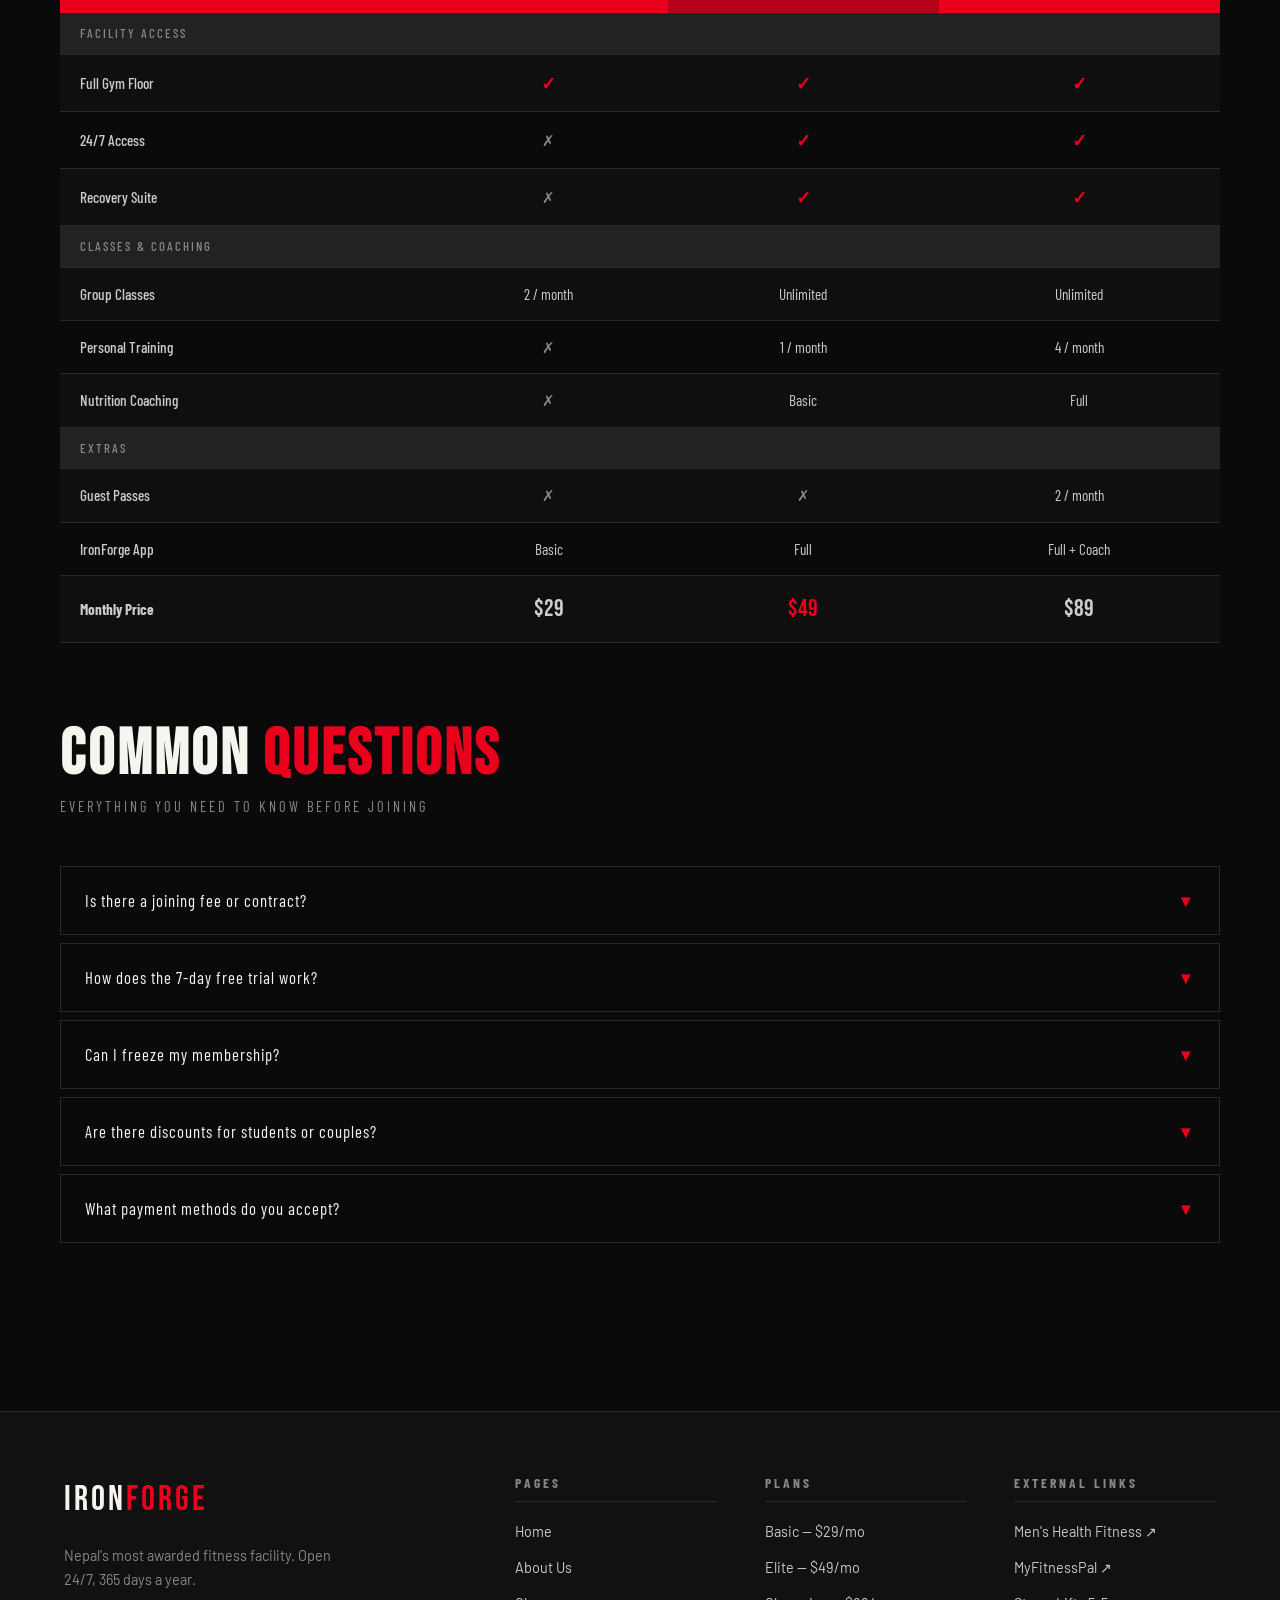
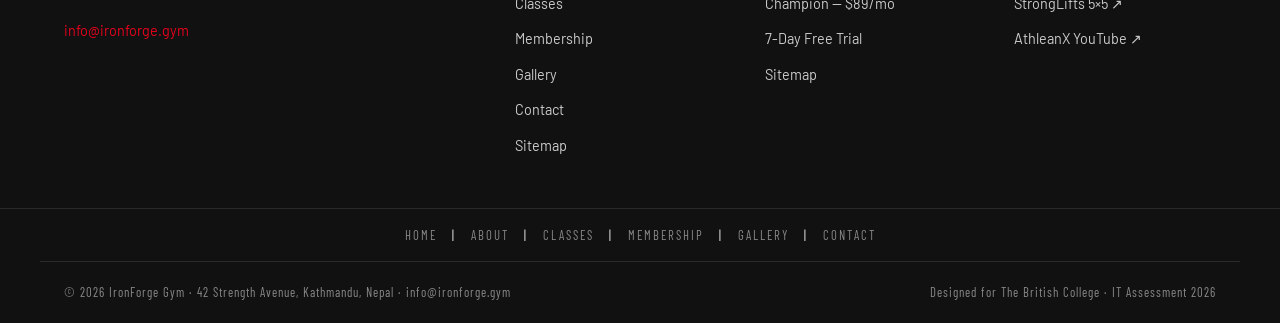
<file: membership.html>
<!DOCTYPE html>
<html lang="en">
<head>
  <meta charset="UTF-8" />
  <meta name="viewport" content="width=device-width, initial-scale=1.0" />
  <title>Membership Plans — IronForge Gym</title>
  <link rel="stylesheet" href="style.css" />
  <style>
    .plans-grid {
      display: grid;
      grid-template-columns: repeat(3, 1fr);
      gap: 1px;
      background: var(--border);
      border: 1px solid var(--border);
      margin: 40px 0 80px;
    }
    .plan {
      background: var(--dark);
      padding: 40px 32px;
      position: relative;
      transition: background 0.3s;
    }
    .plan:hover { background: var(--dark-mid); }
    .plan.featured {
      background: var(--dark-mid);
      border: 2px solid var(--red);
      margin: -1px;
      z-index: 1;
    }
    .plan-badge {
      position: absolute;
      top: -1px; right: -1px;
      background: var(--red);
      font-family: var(--font-condensed);
      font-size: 0.7rem;
      letter-spacing: 2px;
      text-transform: uppercase;
      padding: 6px 14px;
    }
    .plan-name {
      font-family: var(--font-condensed);
      font-size: 0.85rem;
      letter-spacing: 3px;
      text-transform: uppercase;
      color: var(--grey);
      margin-bottom: 8px;
    }
    .plan h3 {
      font-family: var(--font-display);
      font-size: 2rem;
      letter-spacing: 2px;
      margin-bottom: 20px;
    }
    .plan-price {
      font-family: var(--font-display);
      font-size: 4rem;
      letter-spacing: 2px;
      line-height: 1;
      margin-bottom: 6px;
    }
    .plan-price sup { font-size: 1.8rem; vertical-align: top; margin-top: 12px; }
    .plan-price .period {
      font-family: var(--font-condensed);
      font-size: 1rem;
      color: var(--grey);
      letter-spacing: 1px;
    }
    .plan.featured .plan-price { color: var(--red); }
    .plan-features {
      list-style: none;
      margin: 28px 0 32px;
    }
    .plan-features li {
      padding: 10px 0;
      border-bottom: 1px solid var(--border);
      font-size: 0.9rem;
      color: var(--light-grey);
      display: flex;
      gap: 10px;
    }
    .plan-features li::before { content: '✓'; color: var(--red); font-weight: bold; }
    .plan-features li.no { color: var(--grey); }
    .plan-features li.no::before { content: '✗'; color: var(--grey); }

    /* Compare Table */
    .compare-section { padding: 0 0 80px; }
    .compare-wrap { overflow-x: auto; }
    .compare-table { min-width: 600px; }
    .compare-table td:first-child { color: var(--light-grey); font-weight: 500; }
    .check { color: var(--red); font-size: 1.1rem; font-weight: bold; }
    .cross { color: var(--grey); }

    /* FAQ */
    .faq-section { padding: 0 0 80px; }
    .faq-item {
      border: 1px solid var(--border);
      margin-bottom: 8px;
      overflow: hidden;
    }
    .faq-q {
      padding: 20px 24px;
      cursor: pointer;
      display: flex;
      justify-content: space-between;
      align-items: center;
      font-family: var(--font-condensed);
      font-size: 1.05rem;
      letter-spacing: 1px;
      transition: background 0.2s;
    }
    .faq-q:hover { background: var(--dark-mid); }
    .faq-q .arrow { transition: transform 0.3s; color: var(--red); }
    .faq-a {
      max-height: 0;
      overflow: hidden;
      transition: max-height 0.4s ease, padding 0.3s;
      background: var(--dark-mid);
      color: var(--grey);
      font-size: 0.9rem;
      line-height: 1.7;
    }
    .faq-a.open { max-height: 300px; padding: 20px 24px; }
    .faq-q.open .arrow { transform: rotate(180deg); }

    @media (max-width: 768px) {
      .plans-grid { grid-template-columns: 1fr; }
    }
  </style>
</head>
<body>

<nav id="navbar">
  <div class="nav-inner">
    <a href="index.html" class="nav-logo">Iron<span>Forge</span></a>
    <ul class="nav-links">
      <li><a href="index.html">Home</a></li>
      <li><a href="about.html">About</a></li>
      <li><a href="classes.html">Classes</a></li>
      <li><a href="membership.html" class="active">Membership</a></li>
      <li><a href="gallery.html">Gallery</a></li>
      <li><a href="contact.html">Contact</a></li>
      <li><a href="contact.html" class="nav-cta">Join Now</a></li>
      <li><a href="sitemap.html">Sitemap</a></li>
    </ul>
  </div>
</nav>

<header class="page-header">
  <h1>Membership <span>Plans</span></h1>
  <p>No joining fee · No lock-in contracts · Cancel anytime</p>
</header>

<div class="container">

  <section class="section">
    <h2 class="section-title">Choose Your <span>Plan</span></h2>
    <p class="section-sub">All plans include a 7-day free trial</p>

    <div class="plans-grid">
      <!-- BASIC -->
      <div class="plan">
        <p class="plan-name">Starter</p>
        <h3>Basic</h3>
        <div class="plan-price"><sup>$</sup>29<span class="period">/mo</span></div>
        <ul class="plan-features">
          <li>Full gym floor access</li>
          <li>Locker room & showers</li>
          <li>2 group classes/month</li>
          <li>App access (basic)</li>
          <li class="no">Personal training sessions</li>
          <li class="no">Nutrition coaching</li>
          <li class="no">Recovery suite access</li>
          <li class="no">Guest passes</li>
        </ul>
        <a href="contact.html" class="btn btn-outline" style="width:100%;text-align:center;">Get Started</a>
      </div>

      <!-- ELITE (Featured) -->
      <div class="plan featured">
        <span class="plan-badge">Most Popular</span>
        <p class="plan-name">Best Value</p>
        <h3>Elite</h3>
        <div class="plan-price"><sup>$</sup>49<span class="period">/mo</span></div>
        <ul class="plan-features">
          <li>Full gym floor access</li>
          <li>Locker room & showers</li>
          <li>Unlimited group classes</li>
          <li>App access (full)</li>
          <li>1 PT session/month</li>
          <li>Nutrition coaching (basic)</li>
          <li>Recovery suite access</li>
          <li class="no">Guest passes</li>
        </ul>
        <a href="contact.html" class="btn btn-primary" style="width:100%;text-align:center;">Join Now</a>
      </div>

      <!-- CHAMPION -->
      <div class="plan">
        <p class="plan-name">All-Inclusive</p>
        <h3>Champion</h3>
        <div class="plan-price"><sup>$</sup>89<span class="period">/mo</span></div>
        <ul class="plan-features">
          <li>Full gym floor access</li>
          <li>Locker room & showers</li>
          <li>Unlimited group classes</li>
          <li>App access (full + coaching)</li>
          <li>4 PT sessions/month</li>
          <li>Full nutrition coaching</li>
          <li>Recovery suite access</li>
          <li>2 guest passes/month</li>
        </ul>
        <a href="contact.html" class="btn btn-outline" style="width:100%;text-align:center;">Go Champion</a>
      </div>
    </div>
  </section>

  <!-- Compare Table with colspan/rowspan -->
  <section class="compare-section">
    <h2 class="section-title">Plan <span>Comparison</span></h2>
    <p class="section-sub">See exactly what each plan includes</p>
    <div class="compare-wrap">
      <table class="compare-table">
        <thead>
          <tr>
            <th>Feature</th>
            <th style="text-align:center;">Basic</th>
            <th style="text-align:center;background:var(--red-dark);">Elite ⭐</th>
            <th style="text-align:center;">Champion</th>
          </tr>
        </thead>
        <tbody>
          <tr>
            <td colspan="4" style="background:var(--mid);font-family:var(--font-condensed);letter-spacing:2px;text-transform:uppercase;font-size:0.8rem;color:var(--grey);padding:10px 20px;">Facility Access</td>
          </tr>
          <tr>
            <td>Full Gym Floor</td>
            <td style="text-align:center;" class="check">✓</td>
            <td style="text-align:center;" class="check">✓</td>
            <td style="text-align:center;" class="check">✓</td>
          </tr>
          <tr>
            <td>24/7 Access</td>
            <td style="text-align:center;" class="cross">✗</td>
            <td style="text-align:center;" class="check">✓</td>
            <td style="text-align:center;" class="check">✓</td>
          </tr>
          <tr>
            <td>Recovery Suite</td>
            <td style="text-align:center;" class="cross">✗</td>
            <td style="text-align:center;" class="check">✓</td>
            <td style="text-align:center;" class="check">✓</td>
          </tr>
          <tr>
            <td colspan="4" style="background:var(--mid);font-family:var(--font-condensed);letter-spacing:2px;text-transform:uppercase;font-size:0.8rem;color:var(--grey);padding:10px 20px;">Classes & Coaching</td>
          </tr>
          <tr>
            <td>Group Classes</td>
            <td style="text-align:center;">2 / month</td>
            <td style="text-align:center;">Unlimited</td>
            <td style="text-align:center;">Unlimited</td>
          </tr>
          <tr>
            <td>Personal Training</td>
            <td style="text-align:center;" class="cross">✗</td>
            <td style="text-align:center;">1 / month</td>
            <td style="text-align:center;">4 / month</td>
          </tr>
          <tr>
            <td>Nutrition Coaching</td>
            <td style="text-align:center;" class="cross">✗</td>
            <td style="text-align:center;">Basic</td>
            <td style="text-align:center;">Full</td>
          </tr>
          <tr>
            <td colspan="4" style="background:var(--mid);font-family:var(--font-condensed);letter-spacing:2px;text-transform:uppercase;font-size:0.8rem;color:var(--grey);padding:10px 20px;">Extras</td>
          </tr>
          <tr>
            <td>Guest Passes</td>
            <td style="text-align:center;" class="cross">✗</td>
            <td style="text-align:center;" class="cross">✗</td>
            <td style="text-align:center;">2 / month</td>
          </tr>
          <tr>
            <td>IronForge App</td>
            <td style="text-align:center;">Basic</td>
            <td style="text-align:center;">Full</td>
            <td style="text-align:center;">Full + Coach</td>
          </tr>
          <tr>
            <td rowspan="1"><strong>Monthly Price</strong></td>
            <td style="text-align:center;font-family:var(--font-display);font-size:1.5rem;">$29</td>
            <td style="text-align:center;font-family:var(--font-display);font-size:1.5rem;color:var(--red);">$49</td>
            <td style="text-align:center;font-family:var(--font-display);font-size:1.5rem;">$89</td>
          </tr>
        </tbody>
      </table>
    </div>
  </section>

  <!-- FAQ -->
  <section class="faq-section">
    <h2 class="section-title">Common <span>Questions</span></h2>
    <p class="section-sub">Everything you need to know before joining</p>

    <div class="faq-item">
      <div class="faq-q" onclick="toggleFaq(this)">
        Is there a joining fee or contract? <span class="arrow">▼</span>
      </div>
      <div class="faq-a">No joining fee and no long-term contracts. All our memberships are month-to-month. You can cancel with 30 days' notice at any time, no questions asked.</div>
    </div>
    <div class="faq-item">
      <div class="faq-q" onclick="toggleFaq(this)">
        How does the 7-day free trial work? <span class="arrow">▼</span>
      </div>
      <div class="faq-a">Sign up via our contact form or front desk. You'll get full Elite-level access for 7 days absolutely free. No credit card required to start. At the end of your trial, choose the plan that suits you.</div>
    </div>
    <div class="faq-item">
      <div class="faq-q" onclick="toggleFaq(this)">
        Can I freeze my membership? <span class="arrow">▼</span>
      </div>
      <div class="faq-a">Yes. Elite and Champion members can freeze their membership for up to 3 months per year at no cost — perfect for travel or injury recovery. Basic members can freeze for 1 month per year.</div>
    </div>
    <div class="faq-item">
      <div class="faq-q" onclick="toggleFaq(this)">
        Are there discounts for students or couples? <span class="arrow">▼</span>
      </div>
      <div class="faq-a">Yes! We offer 15% off for verified students (ID required), couples who join together get 10% off both memberships, and corporate rates are available for teams of 5+. Contact us for details.</div>
    </div>
    <div class="faq-item">
      <div class="faq-q" onclick="toggleFaq(this)">
        What payment methods do you accept? <span class="arrow">▼</span>
      </div>
      <div class="faq-a">We accept eSewa, Khalti, FonePay, bank transfer, cash, and all major credit/debit cards. Memberships are billed on the same date each month.</div>
    </div>
  </section>

</div>

<footer id="footer">
  <div class="footer-grid">
    <div class="footer-brand">
      <div class="logo">Iron<span>Forge</span></div>
      <p>Nepal's most awarded fitness facility. Open 24/7, 365 days a year.</p>
      <br/><p><a href="mailto:info@ironforge.gym">info@ironforge.gym</a></p>
    </div>
    <div class="footer-col">
      <h4>Pages</h4>
      <ul>
        <li><a href="index.html">Home</a></li>
        <li><a href="about.html">About Us</a></li>
        <li><a href="classes.html">Classes</a></li>
        <li><a href="membership.html">Membership</a></li>
        <li><a href="gallery.html">Gallery</a></li>
        <li><a href="contact.html">Contact</a></li>
        <li><a href="sitemap.html">Sitemap</a></li>
      </ul>
    </div>
    <div class="footer-col">
      <h4>Plans</h4>
      <ul>
        <li><a href="membership.html">Basic — $29/mo</a></li>
        <li><a href="membership.html">Elite — $49/mo</a></li>
        <li><a href="membership.html">Champion — $89/mo</a></li>
        <li><a href="contact.html">7-Day Free Trial</a></li>
        <li><a href="sitemap.html">Sitemap</a></li>
      </ul>
    </div>
    <div class="footer-col">
      <h4>External Links</h4>
      <ul>
        <li><a href="https://www.menshealth.com/fitness/" target="_blank">Men's Health Fitness ↗</a></li>
        <li><a href="https://www.myfitnesspal.com/" target="_blank">MyFitnessPal ↗</a></li>
        <li><a href="https://www.stronglifts.com/" target="_blank">StrongLifts 5×5 ↗</a></li>
        <li><a href="https://www.youtube.com/@AthleanX" target="_blank">AthleanX YouTube ↗</a></li>
      </ul>
    </div>
  </div>
  <div class="secondary-nav">
    <a href="index.html">Home</a> | <a href="about.html">About</a> | <a href="classes.html">Classes</a> |
    <a href="membership.html">Membership</a> | <a href="gallery.html">Gallery</a> | <a href="contact.html">Contact</a>
  </div>
  <div class="footer-bottom">
    <p>© 2026 IronForge Gym · 42 Strength Avenue, Kathmandu, Nepal · <a href="mailto:info@ironforge.gym">info@ironforge.gym</a></p>
    <p>Designed for The British College · IT Assessment 2026</p>
  </div>
</footer>

<script>
  function toggleFaq(el) {
    el.classList.toggle('open');
    const answer = el.nextElementSibling;
    answer.classList.toggle('open');
  }
</script>
</body>
</html>
</file>
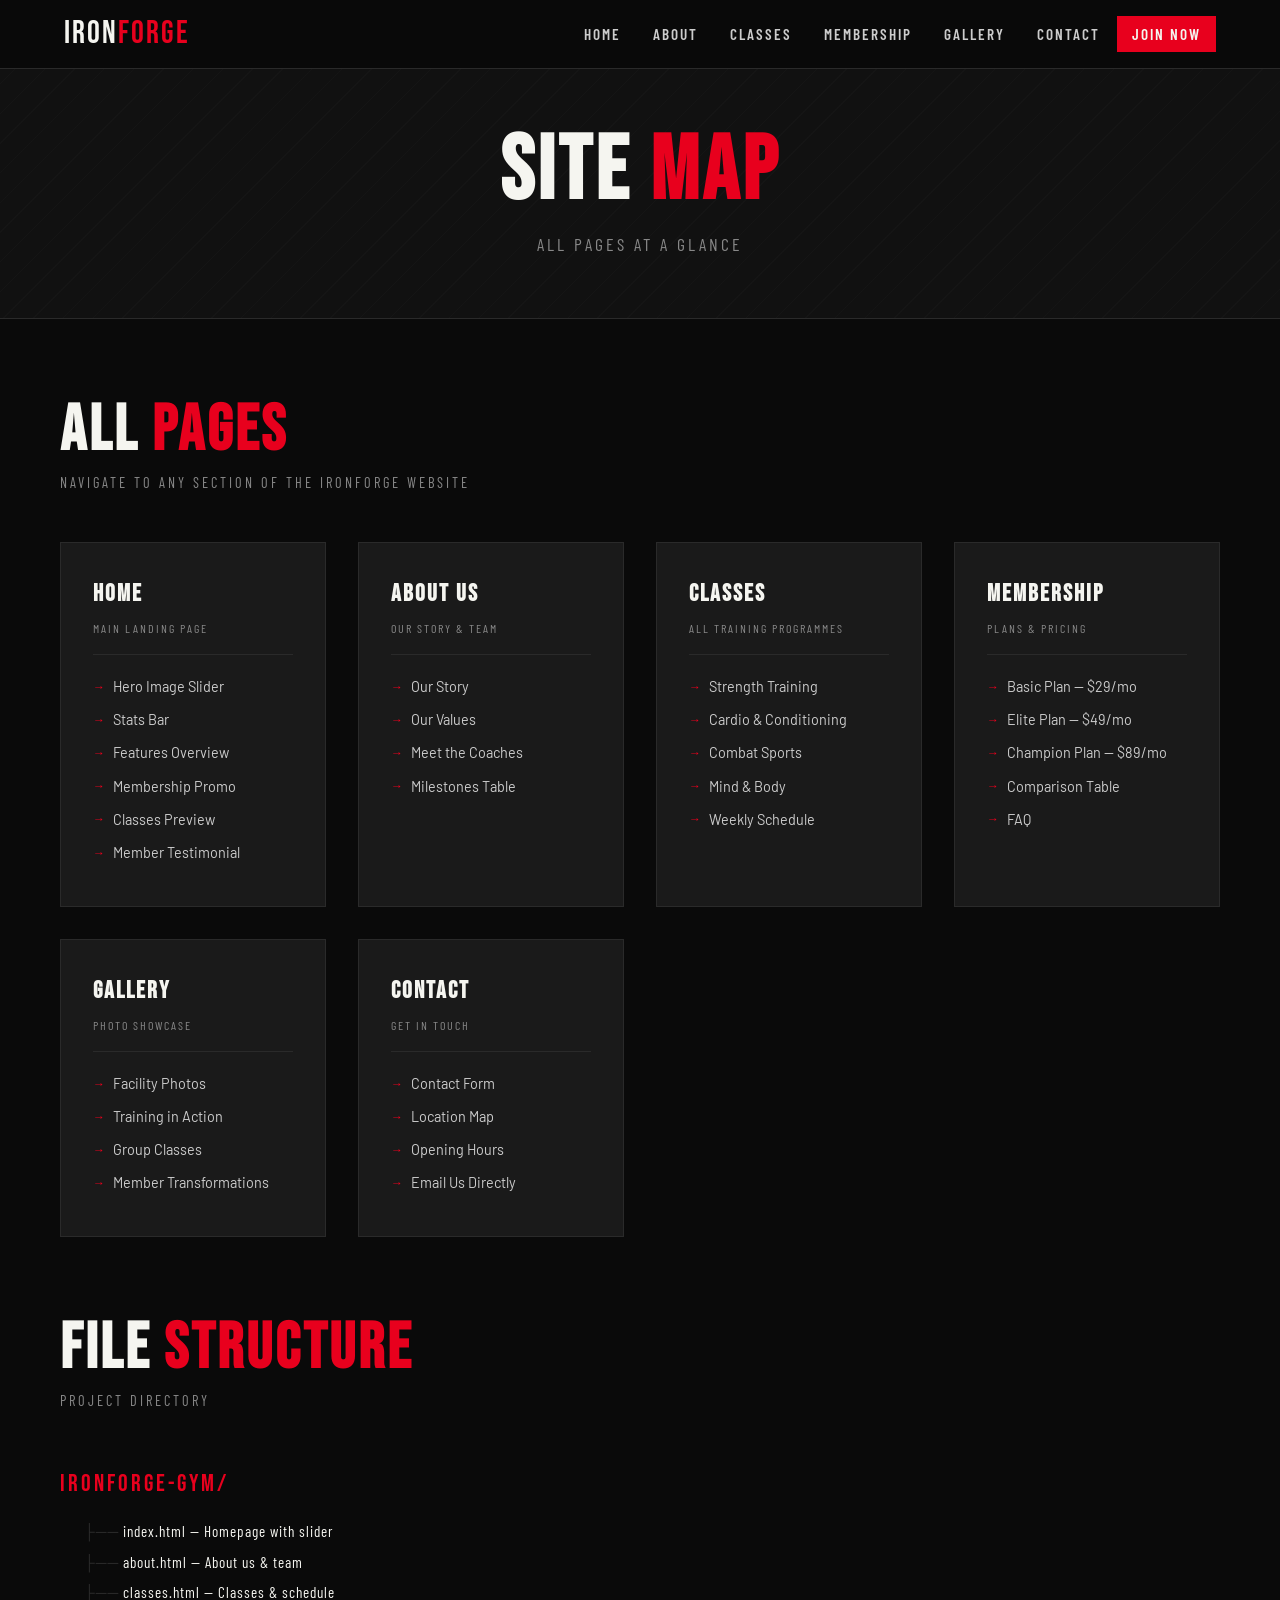
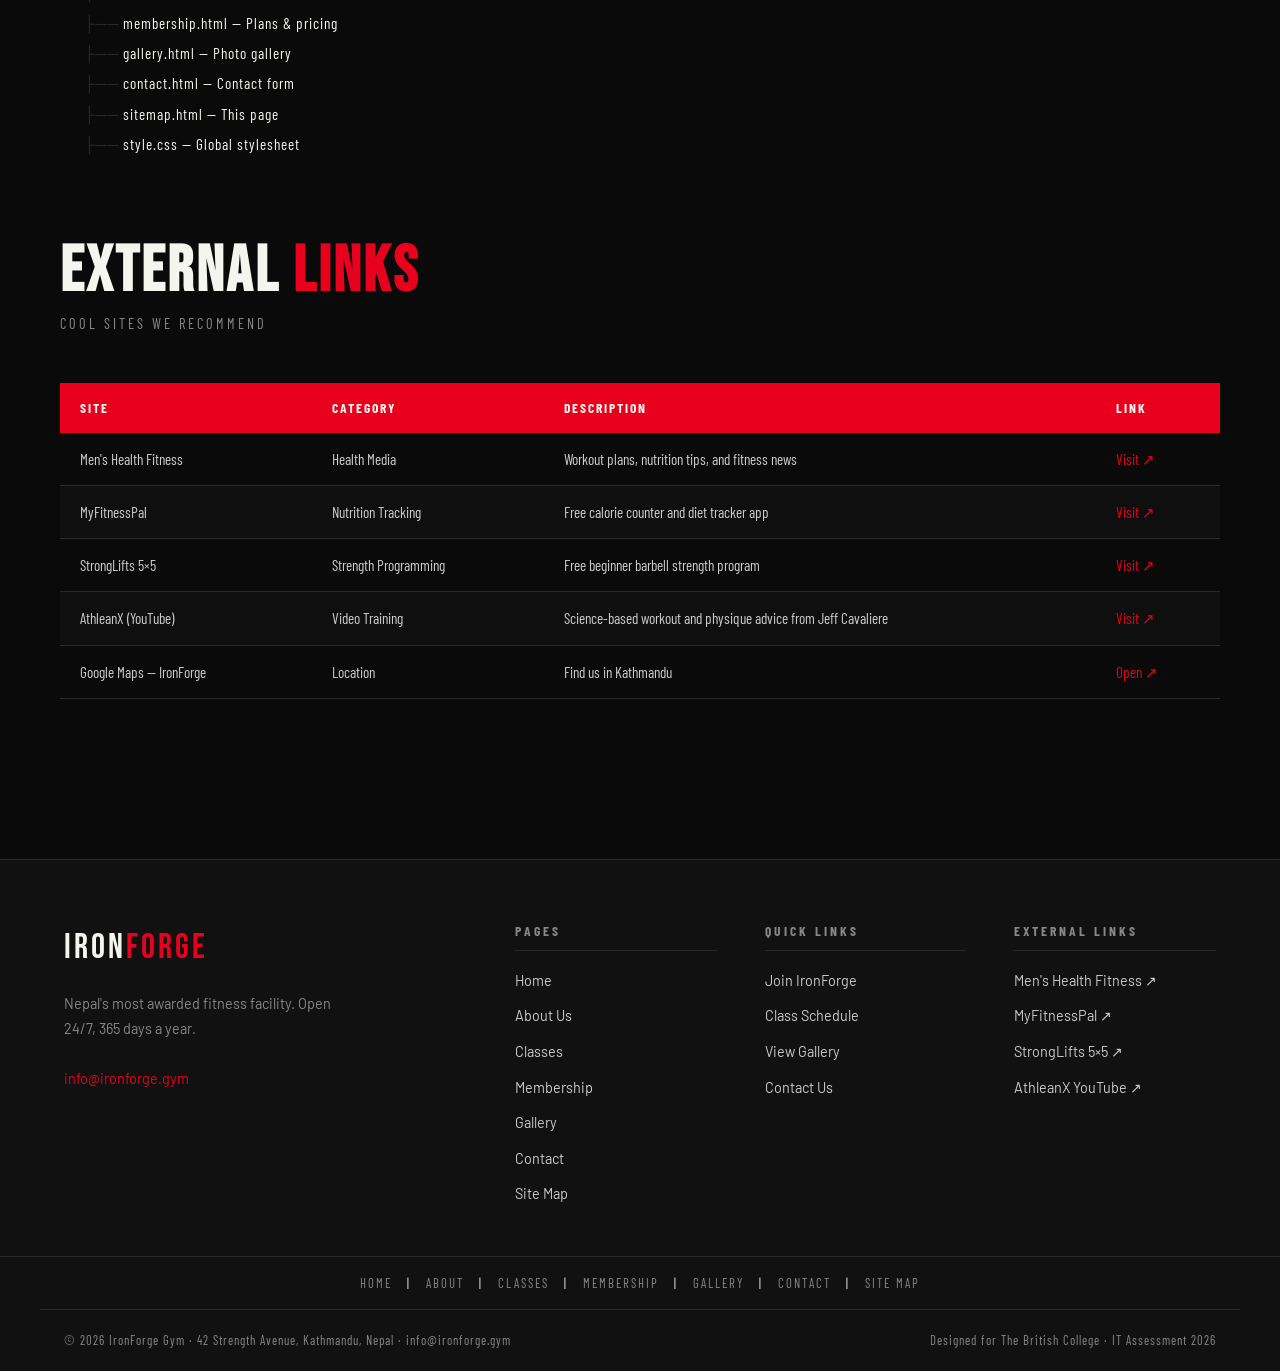
<file: sitemap.html>
<!DOCTYPE html>
<html lang="en">
<head>
  <meta charset="UTF-8" />
  <meta name="viewport" content="width=device-width, initial-scale=1.0" />
  <title>Site Map — IronForge Gym</title>
  <link rel="stylesheet" href="style.css" />
  <style>
    .sitemap-section { padding: 80px 0; }
    .sitemap-grid {
      display: grid;
      grid-template-columns: repeat(auto-fit, minmax(260px, 1fr));
      gap: 32px;
    }
    .sitemap-group {
      background: var(--dark-mid);
      border: 1px solid var(--border);
      padding: 32px;
    }
    .sitemap-group h3 {
      font-family: var(--font-display);
      font-size: 1.5rem;
      letter-spacing: 2px;
      margin-bottom: 6px;
    }
    .sitemap-group h3 a { color: var(--white); }
    .sitemap-group h3 a:hover { color: var(--red); }
    .sitemap-group > p {
      font-family: var(--font-condensed);
      font-size: 0.75rem;
      letter-spacing: 2px;
      text-transform: uppercase;
      color: var(--grey);
      margin-bottom: 20px;
      padding-bottom: 16px;
      border-bottom: 1px solid var(--border);
    }
    .sitemap-group ul { list-style: none; }
    .sitemap-group li { margin-bottom: 10px; }
    .sitemap-group li a {
      color: var(--light-grey);
      font-size: 0.9rem;
      display: flex;
      align-items: center;
      gap: 8px;
      transition: color 0.2s, padding-left 0.2s;
    }
    .sitemap-group li a:hover { color: var(--red); padding-left: 4px; }
    .sitemap-group li a::before { content: '→'; color: var(--red); font-size: 0.75rem; }

    .tree-section { padding: 0 0 80px; }
    .tree {
      font-family: var(--font-condensed);
      font-size: 0.95rem;
      letter-spacing: 1px;
      line-height: 2;
    }
    .tree .root {
      font-family: var(--font-display);
      font-size: 1.5rem;
      letter-spacing: 3px;
      color: var(--red);
      margin-bottom: 8px;
    }
    .tree .l1 { padding-left: 24px; color: var(--white); }
    .tree .l2 { padding-left: 56px; color: var(--grey); font-size: 0.85rem; }
    .tree .l1::before { content: '├── '; color: var(--border); }
    .tree .l2::before { content: '│   └── '; color: var(--border); }
    .tree a { color: inherit; }
    .tree a:hover { color: var(--red); }
  </style>
</head>
<body>

<nav id="navbar">
  <div class="nav-inner">
    <a href="index.html" class="nav-logo">Iron<span>Forge</span></a>
    <ul class="nav-links">
      <li><a href="index.html">Home</a></li>
      <li><a href="about.html">About</a></li>
      <li><a href="classes.html">Classes</a></li>
      <li><a href="membership.html">Membership</a></li>
      <li><a href="gallery.html">Gallery</a></li>
      <li><a href="contact.html">Contact</a></li>
      <li><a href="contact.html" class="nav-cta">Join Now</a></li>
    </ul>
  </div>
</nav>

<header class="page-header">
  <h1>Site <span>Map</span></h1>
  <p>All pages at a glance</p>
</header>

<div class="container">

  <section class="sitemap-section">
    <h2 class="section-title">All <span>Pages</span></h2>
    <p class="section-sub">Navigate to any section of the IronForge website</p>

    <div class="sitemap-grid">

      <div class="sitemap-group">
        <h3><a href="index.html">Home</a></h3>
        <p>Main Landing Page</p>
        <ul>
          <li><a href="index.html#slider">Hero Image Slider</a></li>
          <li><a href="index.html#stats">Stats Bar</a></li>
          <li><a href="index.html#features">Features Overview</a></li>
          <li><a href="index.html#promo">Membership Promo</a></li>
          <li><a href="index.html#classes">Classes Preview</a></li>
          <li><a href="index.html#testimonial">Member Testimonial</a></li>
        </ul>
      </div>

      <div class="sitemap-group">
        <h3><a href="about.html">About Us</a></h3>
        <p>Our Story & Team</p>
        <ul>
          <li><a href="about.html#story">Our Story</a></li>
          <li><a href="about.html#values">Our Values</a></li>
          <li><a href="about.html#trainers">Meet the Coaches</a></li>
          <li><a href="about.html#milestones">Milestones Table</a></li>
        </ul>
      </div>

      <div class="sitemap-group">
        <h3><a href="classes.html">Classes</a></h3>
        <p>All Training Programmes</p>
        <ul>
          <li><a href="classes.html#strength">Strength Training</a></li>
          <li><a href="classes.html#cardio">Cardio & Conditioning</a></li>
          <li><a href="classes.html#combat">Combat Sports</a></li>
          <li><a href="classes.html#mind-body">Mind & Body</a></li>
          <li><a href="classes.html#schedule">Weekly Schedule</a></li>
        </ul>
      </div>

      <div class="sitemap-group">
        <h3><a href="membership.html">Membership</a></h3>
        <p>Plans & Pricing</p>
        <ul>
          <li><a href="membership.html#basic">Basic Plan — $29/mo</a></li>
          <li><a href="membership.html#elite">Elite Plan — $49/mo</a></li>
          <li><a href="membership.html#champion">Champion Plan — $89/mo</a></li>
          <li><a href="membership.html#compare">Comparison Table</a></li>
          <li><a href="membership.html#faq">FAQ</a></li>
        </ul>
      </div>

      <div class="sitemap-group">
        <h3><a href="gallery.html">Gallery</a></h3>
        <p>Photo Showcase</p>
        <ul>
          <li><a href="gallery.html">Facility Photos</a></li>
          <li><a href="gallery.html">Training in Action</a></li>
          <li><a href="gallery.html">Group Classes</a></li>
          <li><a href="gallery.html">Member Transformations</a></li>
        </ul>
      </div>

      <div class="sitemap-group">
        <h3><a href="contact.html">Contact</a></h3>
        <p>Get In Touch</p>
        <ul>
          <li><a href="contact.html#form">Contact Form</a></li>
          <li><a href="contact.html#map">Location Map</a></li>
          <li><a href="contact.html#hours">Opening Hours</a></li>
          <li><a href="mailto:info@ironforge.gym">Email Us Directly</a></li>
        </ul>
      </div>

    </div>
  </section>

  <section class="tree-section">
    <h2 class="section-title">File <span>Structure</span></h2>
    <p class="section-sub">Project directory</p>
    <div class="tree">
      <div class="root">ironforge-gym/</div>
      <div class="l1"><a href="index.html">index.html</a> — Homepage with slider</div>
      <div class="l1"><a href="about.html">about.html</a> — About us & team</div>
      <div class="l1"><a href="classes.html">classes.html</a> — Classes & schedule</div>
      <div class="l1"><a href="membership.html">membership.html</a> — Plans & pricing</div>
      <div class="l1"><a href="gallery.html">gallery.html</a> — Photo gallery</div>
      <div class="l1"><a href="contact.html">contact.html</a> — Contact form</div>
      <div class="l1"><a href="sitemap.html">sitemap.html</a> — This page</div>
      <div class="l1"><a href="style.css">style.css</a> — Global stylesheet</div>
    </div>
  </section>

  <section style="padding: 0 0 80px;">
    <h2 class="section-title">External <span>Links</span></h2>
    <p class="section-sub">Cool sites we recommend</p>
    <table>
      <thead>
        <tr>
          <th>Site</th>
          <th>Category</th>
          <th>Description</th>
          <th>Link</th>
        </tr>
      </thead>
      <tbody>
        <tr>
          <td>Men's Health Fitness</td>
          <td>Health Media</td>
          <td>Workout plans, nutrition tips, and fitness news</td>
          <td><a href="https://www.menshealth.com/fitness/" target="_blank">Visit ↗</a></td>
        </tr>
        <tr>
          <td>MyFitnessPal</td>
          <td>Nutrition Tracking</td>
          <td>Free calorie counter and diet tracker app</td>
          <td><a href="https://www.myfitnesspal.com/" target="_blank">Visit ↗</a></td>
        </tr>
        <tr>
          <td>StrongLifts 5×5</td>
          <td>Strength Programming</td>
          <td>Free beginner barbell strength program</td>
          <td><a href="https://www.stronglifts.com/" target="_blank">Visit ↗</a></td>
        </tr>
        <tr>
          <td>AthleanX (YouTube)</td>
          <td>Video Training</td>
          <td>Science-based workout and physique advice from Jeff Cavaliere</td>
          <td><a href="https://www.youtube.com/@AthleanX" target="_blank">Visit ↗</a></td>
        </tr>
        <tr>
          <td>Google Maps — IronForge</td>
          <td>Location</td>
          <td>Find us in Kathmandu</td>
          <td><a href="https://www.google.com/maps/search/Kathmandu+Nepal+Gym" target="_blank">Open ↗</a></td>
        </tr>
      </tbody>
    </table>
  </section>

</div>

<footer id="footer">
  <div class="footer-grid">
    <div class="footer-brand">
      <div class="logo">Iron<span>Forge</span></div>
      <p>Nepal's most awarded fitness facility. Open 24/7, 365 days a year.</p>
      <br/><p><a href="mailto:info@ironforge.gym">info@ironforge.gym</a></p>
    </div>
    <div class="footer-col">
      <h4>Pages</h4>
      <ul>
        <li><a href="index.html">Home</a></li>
        <li><a href="about.html">About Us</a></li>
        <li><a href="classes.html">Classes</a></li>
        <li><a href="membership.html">Membership</a></li>
        <li><a href="gallery.html">Gallery</a></li>
        <li><a href="contact.html">Contact</a></li>
        <li><a href="sitemap.html">Site Map</a></li>
      </ul>
    </div>
    <div class="footer-col">
      <h4>Quick Links</h4>
      <ul>
        <li><a href="membership.html">Join IronForge</a></li>
        <li><a href="classes.html#schedule">Class Schedule</a></li>
        <li><a href="gallery.html">View Gallery</a></li>
        <li><a href="contact.html">Contact Us</a></li>
      </ul>
    </div>
    <div class="footer-col">
      <h4>External Links</h4>
      <ul>
        <li><a href="https://www.menshealth.com/fitness/" target="_blank">Men's Health Fitness ↗</a></li>
        <li><a href="https://www.myfitnesspal.com/" target="_blank">MyFitnessPal ↗</a></li>
        <li><a href="https://www.stronglifts.com/" target="_blank">StrongLifts 5×5 ↗</a></li>
        <li><a href="https://www.youtube.com/@AthleanX" target="_blank">AthleanX YouTube ↗</a></li>
      </ul>
    </div>
  </div>

  <div class="secondary-nav">
    <a href="index.html">Home</a> |
    <a href="about.html">About</a> |
    <a href="classes.html">Classes</a> |
    <a href="membership.html">Membership</a> |
    <a href="gallery.html">Gallery</a> |
    <a href="contact.html">Contact</a> |
    <a href="sitemap.html">Site Map</a>
  </div>

  <div class="footer-bottom">
    <p>© 2026 IronForge Gym · 42 Strength Avenue, Kathmandu, Nepal · <a href="mailto:info@ironforge.gym">info@ironforge.gym</a></p>
    <p>Designed for The British College · IT Assessment 2026</p>
  </div>
</footer>

</body>
</html>
</file>
<file: style.css>
/* ============================================
   IRONFORGE GYM — Main Stylesheet
   ============================================ */

@import url('https://fonts.googleapis.com/css2?family=Bebas+Neue&family=Barlow+Condensed:wght@300;400;600;700&family=Barlow:wght@300;400;500&display=swap');

:root {
  --black:      #0a0a0a;
  --dark:       #111111;
  --dark-mid:   #1a1a1a;
  --mid:        #222222;
  --border:     #2a2a2a;
  --red:        #e8001d;
  --red-dark:   #b50017;
  --red-glow:   rgba(232, 0, 29, 0.25);
  --gold:       #c9a84c;
  --white:      #f5f5f0;
  --grey:       #888888;
  --light-grey: #cccccc;
  --max-width:  1320px;
  --font-display: 'Bebas Neue', sans-serif;
  --font-condensed: 'Barlow Condensed', sans-serif;
  --font-body:  'Barlow', sans-serif;
}

*, *::before, *::after { box-sizing: border-box; margin: 0; padding: 0; }

html { scroll-behavior: smooth; }

body {
  background: var(--black);
  color: var(--white);
  font-family: var(--font-body);
  font-size: 16px;
  line-height: 1.6;
  cursor: crosshair;
}

a { color: var(--red); text-decoration: none; transition: color 0.2s; }
a:hover { color: var(--gold); }
a:visited { color: var(--red-dark); }
img { max-width: 100%; height: auto; display: block; }

/* ── LAYOUT ── */
.container {
  max-width: var(--max-width);
  margin: 0 auto;
  padding: 0 24px;
}

/* ── NAVBAR ── */
#navbar {
  position: fixed;
  top: 0; left: 0; right: 0;
  z-index: 1000;
  background: rgba(10,10,10,0.95);
  backdrop-filter: blur(12px);
  border-bottom: 1px solid var(--border);
}

.nav-inner {
  max-width: var(--max-width);
  margin: 0 auto;
  padding: 0 24px;
  display: flex;
  align-items: center;
  justify-content: space-between;
  height: 68px;
}

.nav-logo {
  font-family: var(--font-display);
  font-size: 2rem;
  color: var(--white);
  letter-spacing: 2px;
}
.nav-logo span { color: var(--red); }

.nav-links {
  display: flex;
  gap: 2px;
  list-style: none;
}

.nav-links a {
  font-family: var(--font-condensed);
  font-size: 0.95rem;
  font-weight: 600;
  letter-spacing: 2px;
  text-transform: uppercase;
  color: var(--light-grey);
  padding: 8px 14px;
  border: 1px solid transparent;
  transition: all 0.2s;
}
.nav-links a:hover,
.nav-links a.active {
  color: var(--red);
  border-color: var(--border);
  background: var(--dark-mid);
}
.nav-links a:visited { color: var(--grey); }
.nav-links a:visited:hover { color: var(--red); }

.nav-cta {
  background: var(--red) !important;
  color: var(--white) !important;
  border-color: var(--red) !important;
}
.nav-cta:hover {
  background: var(--red-dark) !important;
  color: var(--white) !important;
}

/* ── HERO / PAGE HEADER ── */
.page-header {
  margin-top: 68px;
  background: var(--dark);
  border-bottom: 1px solid var(--border);
  padding: 60px 24px;
  text-align: center;
  position: relative;
  overflow: hidden;
}
.page-header::before {
  content: '';
  position: absolute;
  top: 0; left: 0; right: 0; bottom: 0;
  background: repeating-linear-gradient(
    -45deg,
    transparent,
    transparent 20px,
    rgba(255,255,255,0.015) 20px,
    rgba(255,255,255,0.015) 21px
  );
}
.page-header h1 {
  font-family: var(--font-display);
  font-size: clamp(3rem, 7vw, 6rem);
  letter-spacing: 4px;
  line-height: 1;
  position: relative;
}
.page-header h1 span { color: var(--red); }
.page-header p {
  font-family: var(--font-condensed);
  font-size: 1.1rem;
  letter-spacing: 3px;
  text-transform: uppercase;
  color: var(--grey);
  margin-top: 12px;
  position: relative;
}

/* ── SECTION TITLES ── */
.section-title {
  font-family: var(--font-display);
  font-size: clamp(2.4rem, 5vw, 4rem);
  letter-spacing: 3px;
  line-height: 1;
  margin-bottom: 8px;
}
.section-title span { color: var(--red); }

.section-sub {
  font-family: var(--font-condensed);
  font-size: 0.9rem;
  letter-spacing: 3px;
  text-transform: uppercase;
  color: var(--grey);
  margin-bottom: 48px;
}

/* ── BUTTONS ── */
.btn {
  display: inline-block;
  font-family: var(--font-condensed);
  font-size: 1rem;
  font-weight: 700;
  letter-spacing: 3px;
  text-transform: uppercase;
  padding: 14px 36px;
  border: 2px solid;
  cursor: pointer;
  transition: all 0.2s;
}
.btn-primary {
  background: var(--red);
  color: var(--white);
  border-color: var(--red);
}
.btn-primary:hover {
  background: transparent;
  color: var(--red);
}
.btn-outline {
  background: transparent;
  color: var(--white);
  border-color: var(--white);
}
.btn-outline:hover {
  background: var(--white);
  color: var(--black);
}

/* ── CARDS ── */
.card {
  background: var(--dark-mid);
  border: 1px solid var(--border);
  padding: 32px;
  transition: border-color 0.3s, transform 0.3s;
}
.card:hover {
  border-color: var(--red);
  transform: translateY(-4px);
}

/* ── FOOTER ── */
#footer {
  background: var(--dark);
  border-top: 1px solid var(--border);
  margin-top: 80px;
}

.footer-grid {
  max-width: var(--max-width);
  margin: 0 auto;
  padding: 60px 24px 40px;
  display: grid;
  grid-template-columns: 2fr 1fr 1fr 1fr;
  gap: 48px;
}

.footer-brand .logo {
  font-family: var(--font-display);
  font-size: 2.2rem;
  letter-spacing: 3px;
  margin-bottom: 16px;
}
.footer-brand .logo span { color: var(--red); }
.footer-brand p {
  color: var(--grey);
  font-size: 0.9rem;
  line-height: 1.7;
  max-width: 280px;
}

.footer-col h4 {
  font-family: var(--font-condensed);
  font-size: 0.85rem;
  letter-spacing: 3px;
  text-transform: uppercase;
  color: var(--grey);
  margin-bottom: 16px;
  border-bottom: 1px solid var(--border);
  padding-bottom: 8px;
}
.footer-col ul { list-style: none; }
.footer-col li { margin-bottom: 10px; }
.footer-col a {
  color: var(--light-grey);
  font-size: 0.9rem;
  transition: color 0.2s, padding-left 0.2s;
}
.footer-col a:hover { color: var(--red); padding-left: 4px; }
.footer-col a:visited { color: var(--grey); }

.footer-bottom {
  max-width: var(--max-width);
  margin: 0 auto;
  padding: 20px 24px;
  border-top: 1px solid var(--border);
  display: flex;
  justify-content: space-between;
  align-items: center;
  flex-wrap: wrap;
  gap: 12px;
}
.footer-bottom p, .footer-bottom a {
  font-size: 0.8rem;
  color: var(--grey);
  font-family: var(--font-condensed);
  letter-spacing: 1px;
}

/* ── SECONDARY NAV (text only, bottom) ── */
.secondary-nav {
  text-align: center;
  padding: 16px;
  border-top: 1px solid var(--border);
  font-family: var(--font-condensed);
  font-size: 0.8rem;
  letter-spacing: 2px;
}
.secondary-nav a {
  color: var(--grey);
  margin: 0 10px;
  text-transform: uppercase;
}
.secondary-nav a:hover { color: var(--red); }

/* ── UTILITY ── */
.text-red { color: var(--red); }
.text-gold { color: var(--gold); }
.text-grey { color: var(--grey); }
.mt-80 { margin-top: 80px; }
.mb-48 { margin-bottom: 48px; }
.section { padding: 80px 0; }

/* ── DIVIDER ── */
.divider {
  height: 2px;
  background: linear-gradient(90deg, transparent, var(--red), transparent);
  margin: 60px 0;
}

/* ── TABLE STYLES ── */
table {
  width: 100%;
  border-collapse: collapse;
  font-family: var(--font-condensed);
}
th {
  background: var(--red);
  color: var(--white);
  font-size: 0.85rem;
  letter-spacing: 2px;
  text-transform: uppercase;
  padding: 14px 20px;
  text-align: left;
}
td {
  padding: 14px 20px;
  border-bottom: 1px solid var(--border);
  font-size: 0.95rem;
  color: var(--light-grey);
}
tr:hover td { background: var(--dark-mid); }
tr:nth-child(even) td { background: rgba(255,255,255,0.02); }

/* ── FORM STYLES ── */
.form-group { margin-bottom: 24px; }
.form-group label {
  display: block;
  font-family: var(--font-condensed);
  font-size: 0.85rem;
  letter-spacing: 2px;
  text-transform: uppercase;
  color: var(--grey);
  margin-bottom: 8px;
}
.form-group input,
.form-group textarea,
.form-group select {
  width: 100%;
  background: var(--dark-mid);
  border: 1px solid var(--border);
  color: var(--white);
  font-family: var(--font-body);
  font-size: 1rem;
  padding: 14px 18px;
  outline: none;
  transition: border-color 0.2s;
}
.form-group input:focus,
.form-group textarea:focus,
.form-group select:focus {
  border-color: var(--red);
  box-shadow: 0 0 0 3px var(--red-glow);
}
.form-group input.error,
.form-group textarea.error { border-color: #ff4444; }
.form-error {
  color: #ff6666;
  font-size: 0.8rem;
  font-family: var(--font-condensed);
  letter-spacing: 1px;
  margin-top: 6px;
  display: none;
}

/* ── RESPONSIVE ── */
@media (max-width: 900px) {
  .footer-grid { grid-template-columns: 1fr 1fr; }
  .nav-links { display: none; }
}
@media (max-width: 600px) {
  .footer-grid { grid-template-columns: 1fr; }
}

.class-full-card .btn-primary {
  background: var(--red);
  color: #ffffff;
  border: 1px solid var(--red);
  font-weight: 700;
  letter-spacing: 2px;
}

.class-full-card .btn-primary:hover {
  background: #ff1a2f;
  color: #ffffff;
  border-color: #ff1a2f;
}
.plan .btn-primary {
  background: var(--red);
  color: #ffffff !important;
  border-color: var(--red);
  font-weight: 700;
  letter-spacing: 3px;
  box-shadow: 0 0 12px rgba(232, 0, 29, 0.35);
}

.plan .btn-primary:hover {
  background: #ff1a2f;
  color: #ffffff !important;
  border-color: #ff1a2f;
}

.plan .btn-outline {
  color: var(--white) !important;
  border-color: var(--white);
}

.plan .btn-outline:hover {
  background: var(--white);
  color: var(--black) !important;
}

.btn-primary {
  color: #ffffff !important;
  font-weight: 700;
  letter-spacing: 3px;
}

.btn-primary:hover {
  color: #ffffff !important;
}

:root {
  --max-width: 1200px;
}

.container {
  max-width: var(--max-width);
  margin: 0 auto;
  padding: 0 20px;
}
/* ── HERO SLIDER ── */
    .hero {
      margin-top: 68px;
      position: relative;
      height: calc(100vh - 68px);
      min-height: 560px;
      overflow: hidden;
    }
    .slides { display: flex; height: 100%; transition: transform 0.8s cubic-bezier(0.77,0,0.18,1); }
    .slide {
      min-width: 100%;
      height: 100%;
      position: relative;
      display: flex;
      align-items: center;
    }
    .slide-bg {
      position: absolute; inset: 0;
      background-size: cover;
      background-position: center;
      filter: brightness(0.4);
    }
    .slide-1 .slide-bg { background: linear-gradient(135deg, #1a0000 0%, #3d0000 40%, #1a0000 100%), url('https://images.unsplash.com/photo-1534438327276-14e5300c3a48?w=1400'); background-blend-mode: multiply; }
    .slide-2 .slide-bg { background: linear-gradient(135deg, #000a1a 0%, #001a3d 40%, #000a1a 100%), url('https://images.unsplash.com/photo-1517836357463-d25dfeac3438?w=1400'); background-blend-mode: multiply; }
    .slide-3 .slide-bg { background: linear-gradient(135deg, #0a0a00 0%, #1a1a00 40%, #0a0a00 100%), url('https://images.unsplash.com/photo-1571019613454-1cb2f99b2d8b?w=1400'); background-blend-mode: multiply; }

    .slide-content {
      position: relative;
      z-index: 2;
      max-width: var(--max-width);
      margin: 0 auto;
      padding: 0 48px;
    }
    .slide-label {
      font-family: var(--font-condensed);
      font-size: 0.85rem;
      letter-spacing: 5px;
      text-transform: uppercase;
      color: var(--red);
      margin-bottom: 16px;
    }
    .slide-title {
      font-family: var(--font-display);
      font-size: clamp(4rem, 10vw, 9rem);
      line-height: 0.9;
      letter-spacing: 2px;
      margin-bottom: 24px;
    }
    .slide-title em { color: var(--red); font-style: normal; }
    .slide-desc {
      font-size: 1.1rem;
      color: var(--light-grey);
      max-width: 480px;
      margin-bottom: 36px;
      line-height: 1.7;
    }
    .slide-btns { display: flex; gap: 16px; flex-wrap: wrap; }

    /* arrows */
    .slider-arrow {
      position: absolute;
      top: 50%; transform: translateY(-50%);
      z-index: 10;
      background: rgba(0,0,0,0.6);
      border: 1px solid var(--border);
      color: var(--white);
      font-size: 1.5rem;
      width: 52px; height: 52px;
      display: flex; align-items: center; justify-content: center;
      cursor: pointer;
      transition: background 0.2s, border-color 0.2s;
    }
    .slider-arrow:hover { background: var(--red); border-color: var(--red); }
    .slider-prev { left: 24px; }
    .slider-next { right: 24px; }

    /* dots */
    .slider-dots {
      position: absolute;
      bottom: 32px; left: 50%; transform: translateX(-50%);
      display: flex; gap: 10px; z-index: 10;
    }
    .dot {
      width: 8px; height: 8px;
      border: 1px solid var(--grey);
      background: transparent;
      cursor: pointer;
      transition: all 0.3s;
    }
    .dot.active { background: var(--red); border-color: var(--red); width: 28px; }

    /* ── STATS BAR ── */
    .stats-bar {
      background: var(--red);
      padding: 20px 0;
    }
    .stats-inner {
      max-width: var(--max-width);
      margin: 0 auto;
      padding: 0 24px;
      display: flex;
      justify-content: space-around;
      flex-wrap: wrap;
      gap: 20px;
    }
    .stat { text-align: center; }
    .stat-num {
      font-family: var(--font-display);
      font-size: 2.4rem;
      letter-spacing: 2px;
      line-height: 1;
    }
    .stat-label {
      font-family: var(--font-condensed);
      font-size: 0.75rem;
      letter-spacing: 3px;
      text-transform: uppercase;
      opacity: 0.85;
    }

    /* ── FEATURES ── */
    .features { padding: 80px 0; }
    .features-grid {
      display: grid;
      grid-template-columns: repeat(auto-fit, minmax(260px, 1fr));
      gap: 1px;
      background: var(--border);
      border: 1px solid var(--border);
    }
    .feature-item {
      background: var(--dark);
      padding: 40px 32px;
      transition: background 0.3s;
    }
    .feature-item:hover { background: var(--dark-mid); }
    .feature-icon {
      font-size: 2.5rem;
      margin-bottom: 20px;
    }
    .feature-item h3 {
      font-family: var(--font-display);
      font-size: 1.6rem;
      letter-spacing: 2px;
      margin-bottom: 12px;
    }
    .feature-item p { color: var(--grey); font-size: 0.9rem; line-height: 1.7; }

    /* ── PROMO SPLIT ── */
    .promo-split {
      display: grid;
      grid-template-columns: 1fr 1fr;
      min-height: 420px;
    }
    .promo-img {
      background: linear-gradient(135deg, #1a0000, #3d0000);
      position: relative;
      overflow: hidden;
      display: flex;
      align-items: center;
      justify-content: center;
    }
    .promo-img::after {
      content: '💪';
      font-size: 12rem;
      opacity: 0.08;
    }
    .promo-text {
      background: var(--dark-mid);
      padding: 60px 48px;
      border: 1px solid var(--border);
      display: flex;
      flex-direction: column;
      justify-content: center;
    }
    .promo-text .section-title { margin-bottom: 20px; }
    .promo-text p { color: var(--grey); margin-bottom: 32px; line-height: 1.8; }
    .price-tag {
      display: inline-block;
      font-family: var(--font-display);
      font-size: 3.5rem;
      color: var(--red);
      letter-spacing: 2px;
      margin-bottom: 8px;
    }
    .price-tag sup { font-size: 1.5rem; vertical-align: top; margin-top: 10px; }
    .price-note { font-family: var(--font-condensed); color: var(--grey); font-size: 0.85rem; letter-spacing: 2px; margin-bottom: 28px; }

    /* ── CLASSES PREVIEW ── */
    .classes-preview { padding: 80px 0; background: var(--dark); }
    .classes-grid {
      display: grid;
      grid-template-columns: repeat(3, 1fr);
      gap: 1px;
      background: var(--border);
    }
    .class-card {
      background: var(--black);
      padding: 36px 28px;
      position: relative;
      overflow: hidden;
      transition: background 0.3s;
    }
    .class-card::before {
      content: '';
      position: absolute;
      top: 0; left: 0;
      width: 3px; height: 0;
      background: var(--red);
      transition: height 0.4s;
    }
    .class-card:hover::before { height: 100%; }
    .class-card:hover { background: var(--dark-mid); }
    .class-tag {
      font-family: var(--font-condensed);
      font-size: 0.75rem;
      letter-spacing: 3px;
      text-transform: uppercase;
      color: var(--red);
      margin-bottom: 12px;
    }
    .class-card h3 {
      font-family: var(--font-display);
      font-size: 1.8rem;
      letter-spacing: 2px;
      margin-bottom: 12px;
    }
    .class-card p { color: var(--grey); font-size: 0.9rem; }
    .class-meta {
      margin-top: 20px;
      display: flex; gap: 16px;
      font-family: var(--font-condensed);
      font-size: 0.8rem;
      letter-spacing: 1px;
      color: var(--grey);
    }

    /* ── TESTIMONIAL ── */
    .testimonial {
      padding: 80px 0;
      text-align: center;
    }
    .testimonial blockquote {
      font-family: var(--font-display);
      font-size: clamp(1.8rem, 4vw, 3rem);
      letter-spacing: 2px;
      max-width: 800px;
      margin: 0 auto 24px;
      line-height: 1.2;
    }
    .testimonial cite {
      font-family: var(--font-condensed);
      font-size: 0.9rem;
      letter-spacing: 3px;
      text-transform: uppercase;
      color: var(--grey);
    }

    @media (max-width: 768px) {
      .promo-split { grid-template-columns: 1fr; }
      .classes-grid { grid-template-columns: 1fr; }
    }
</file>
